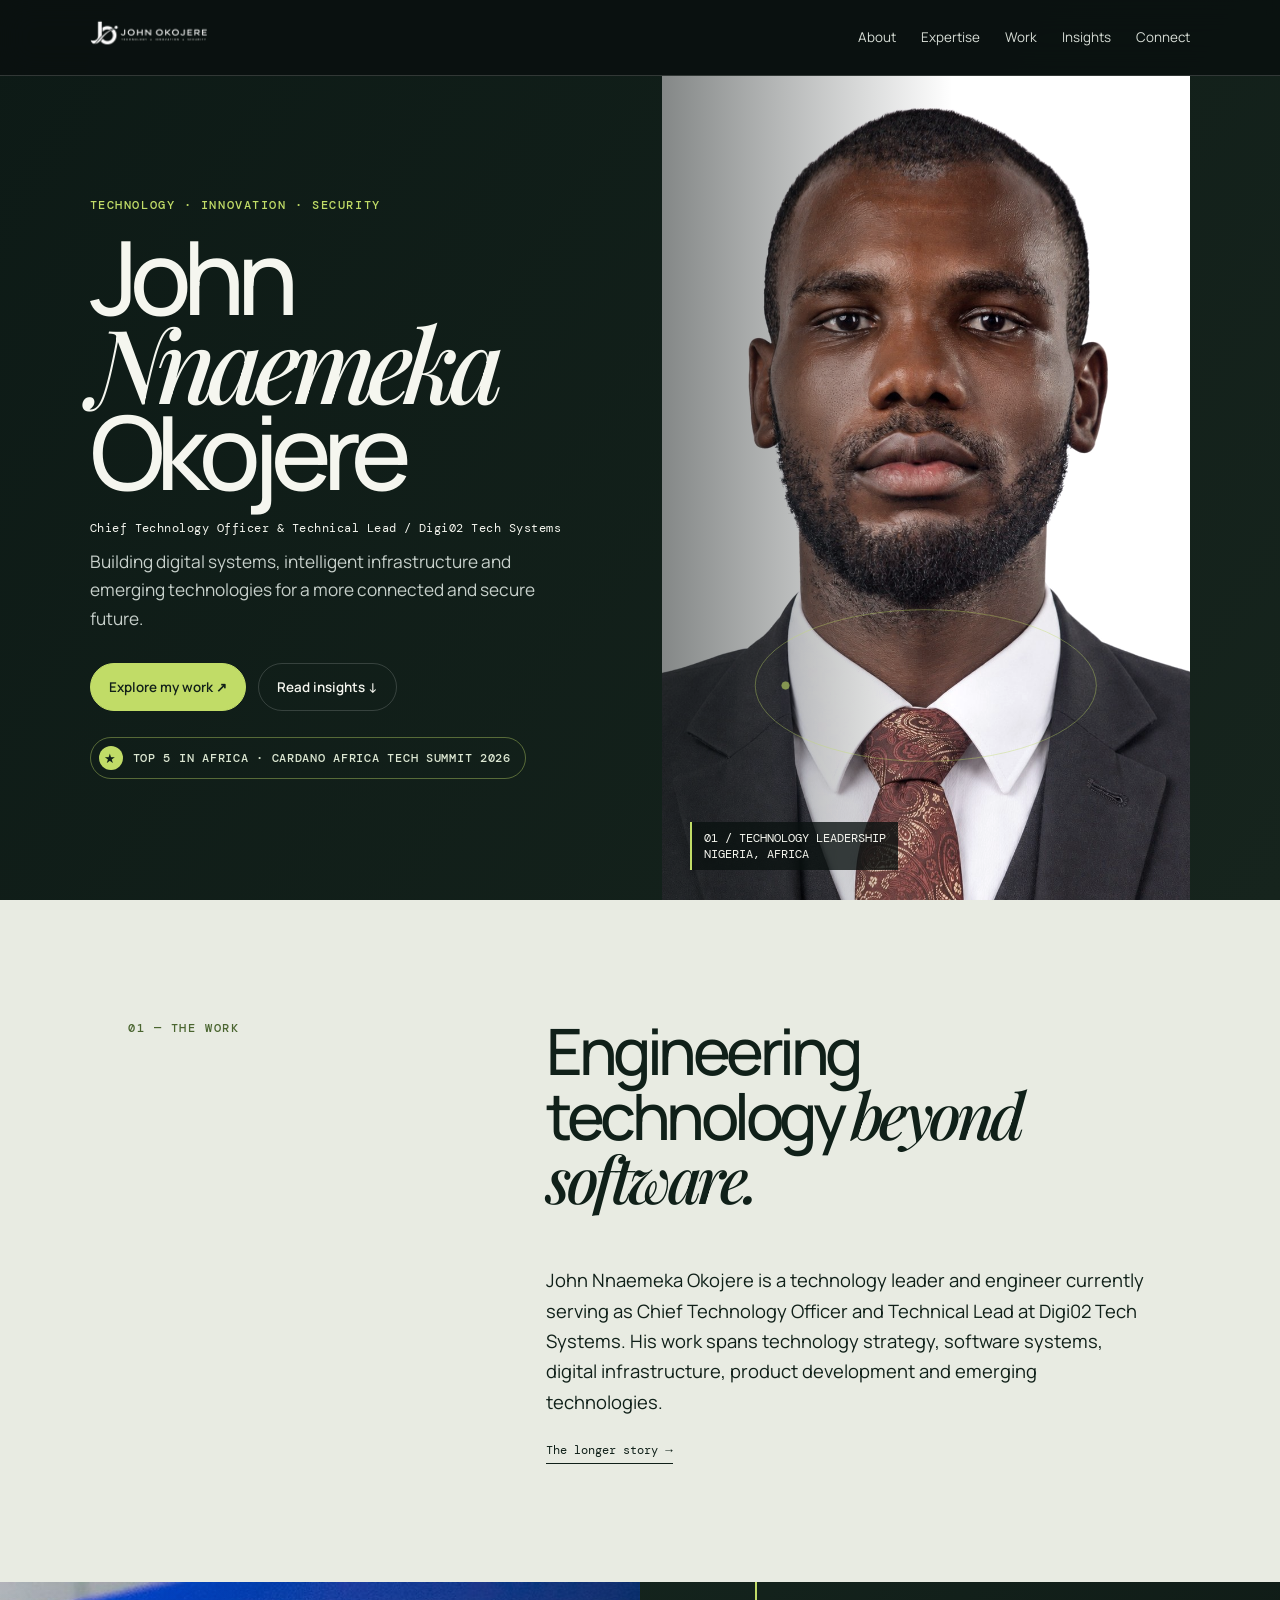
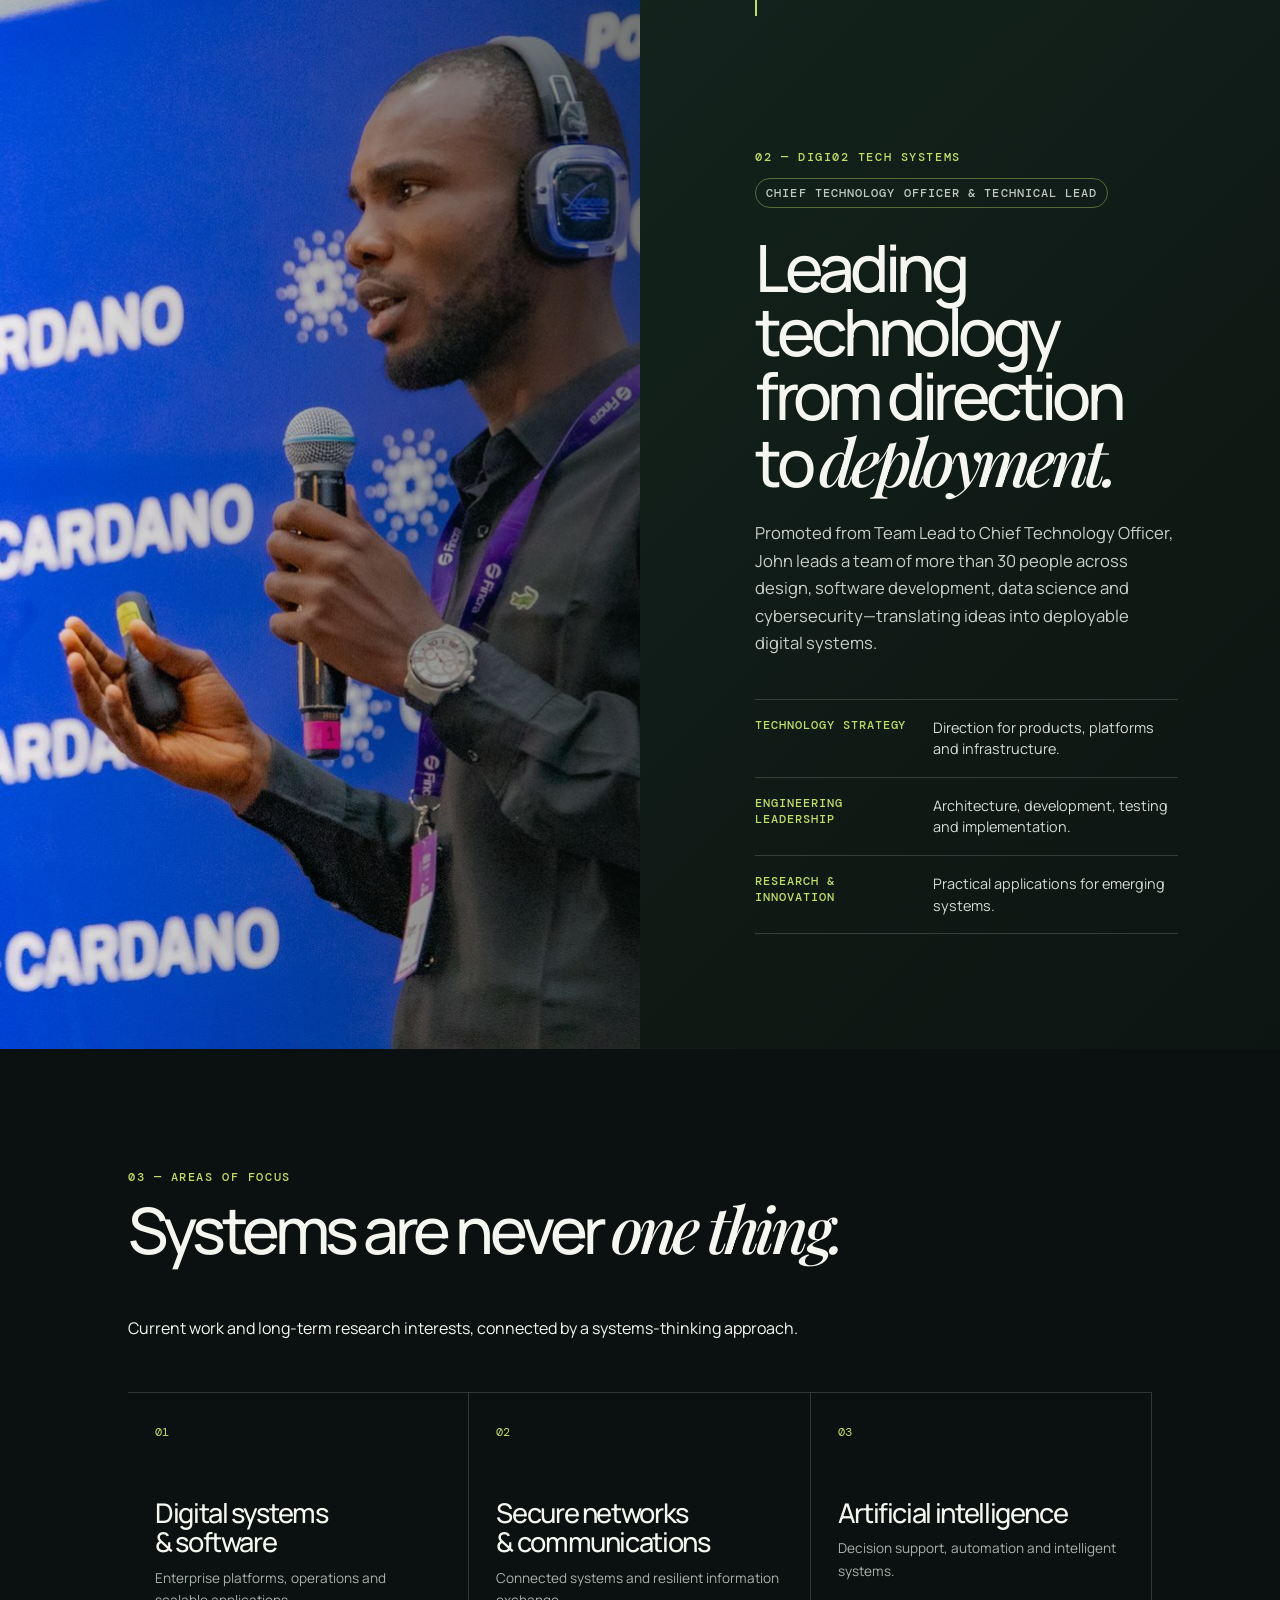
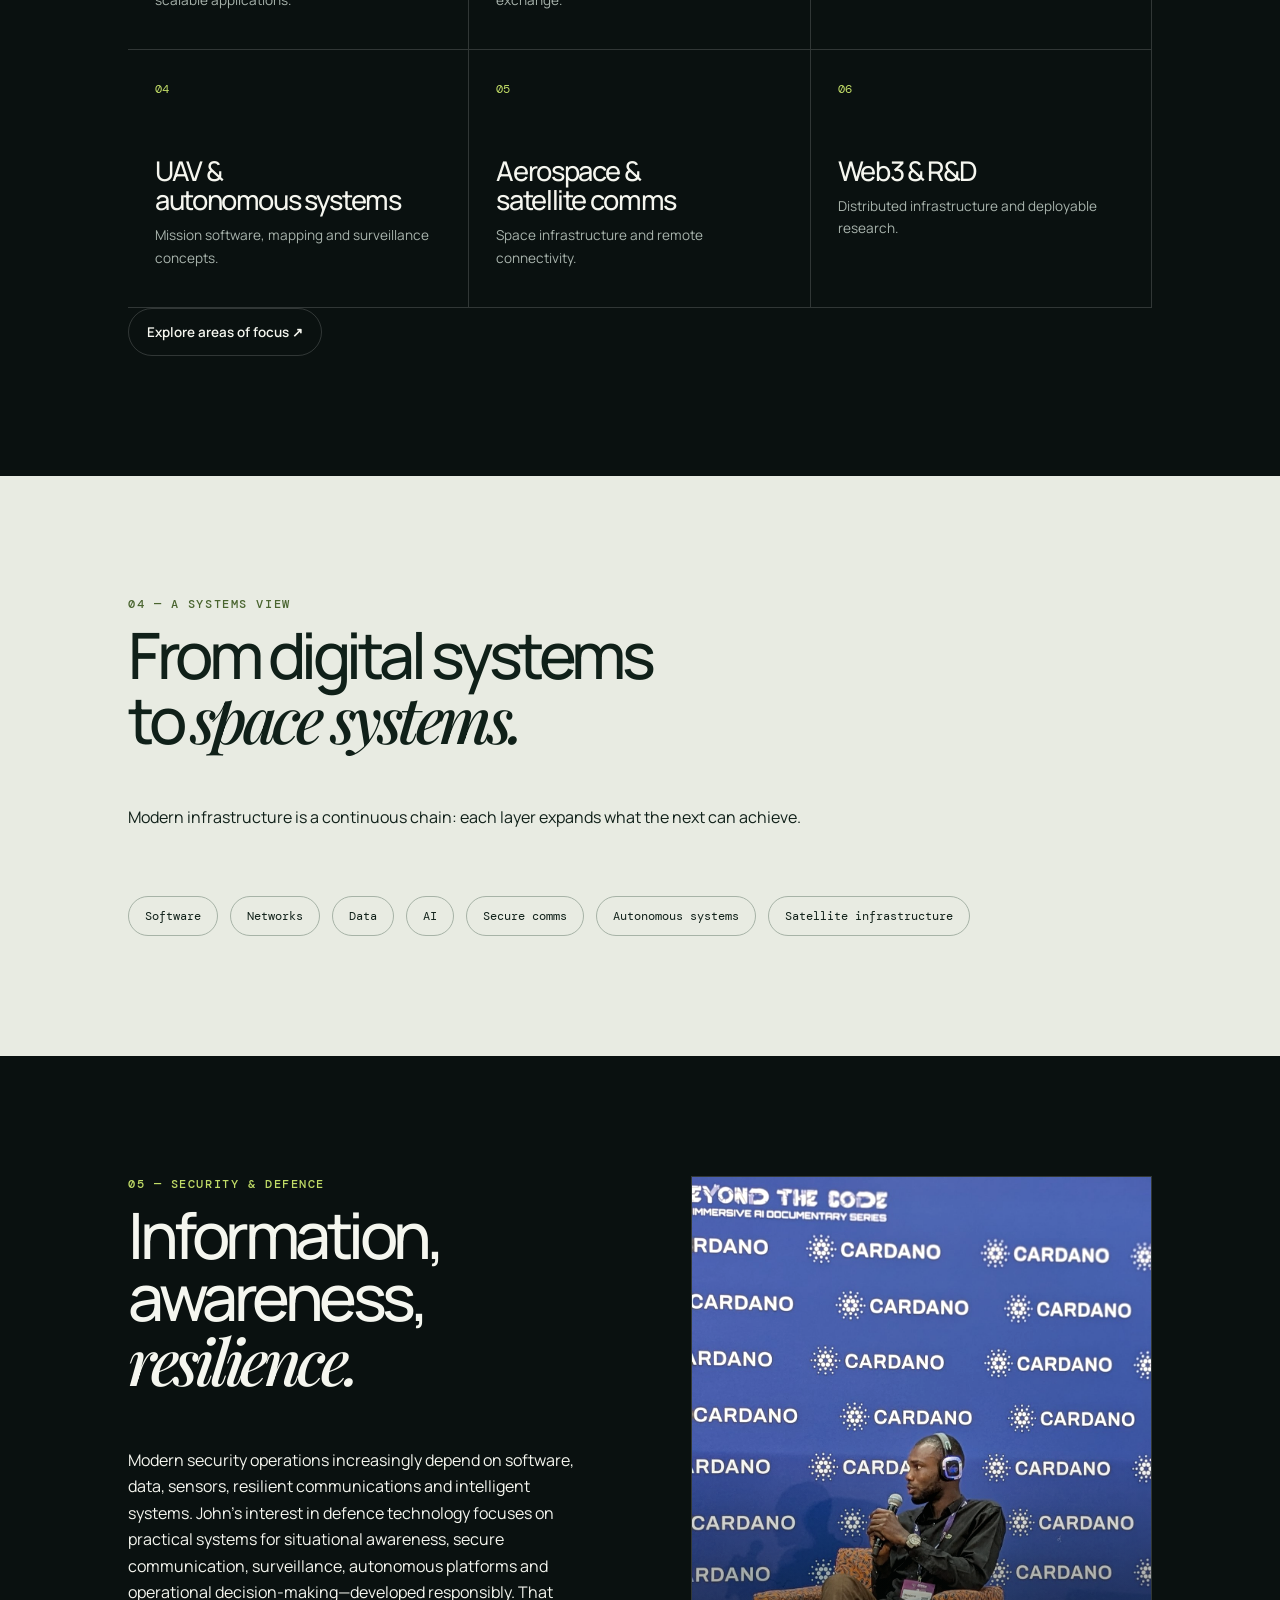
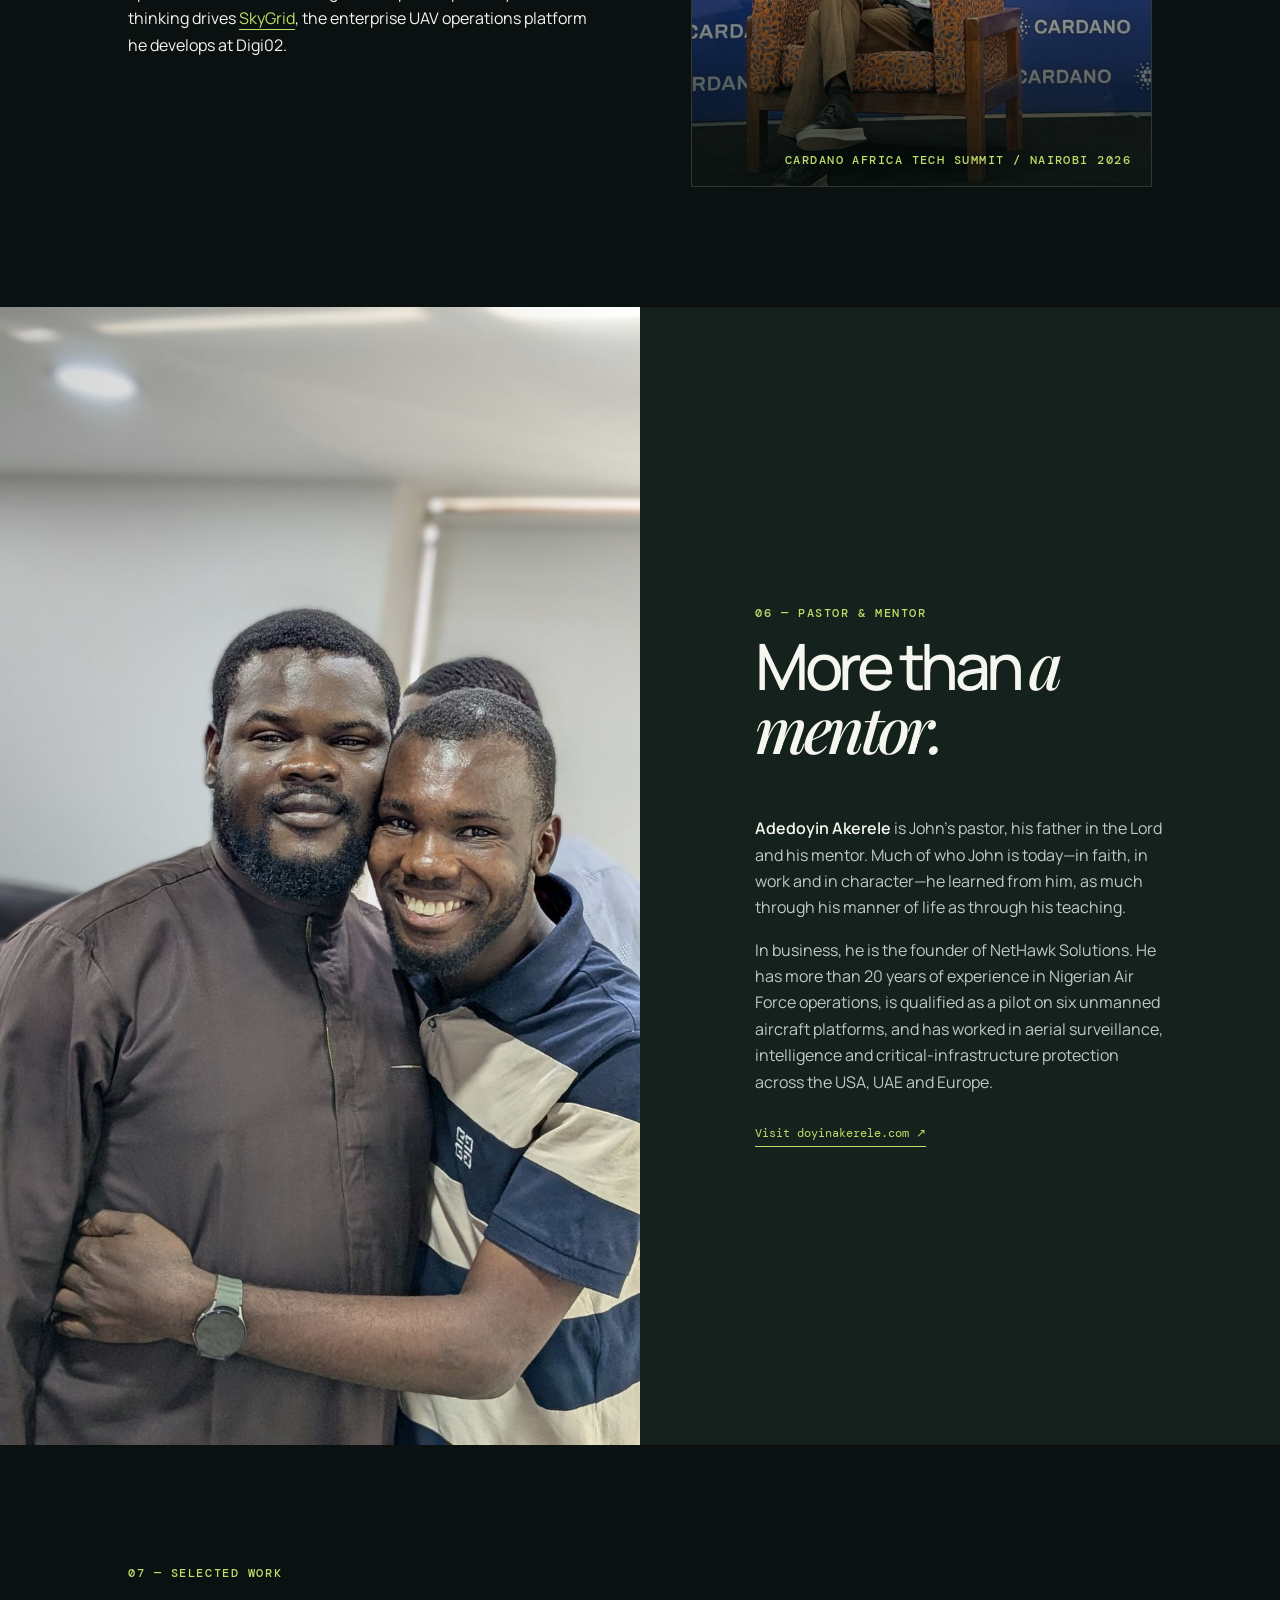
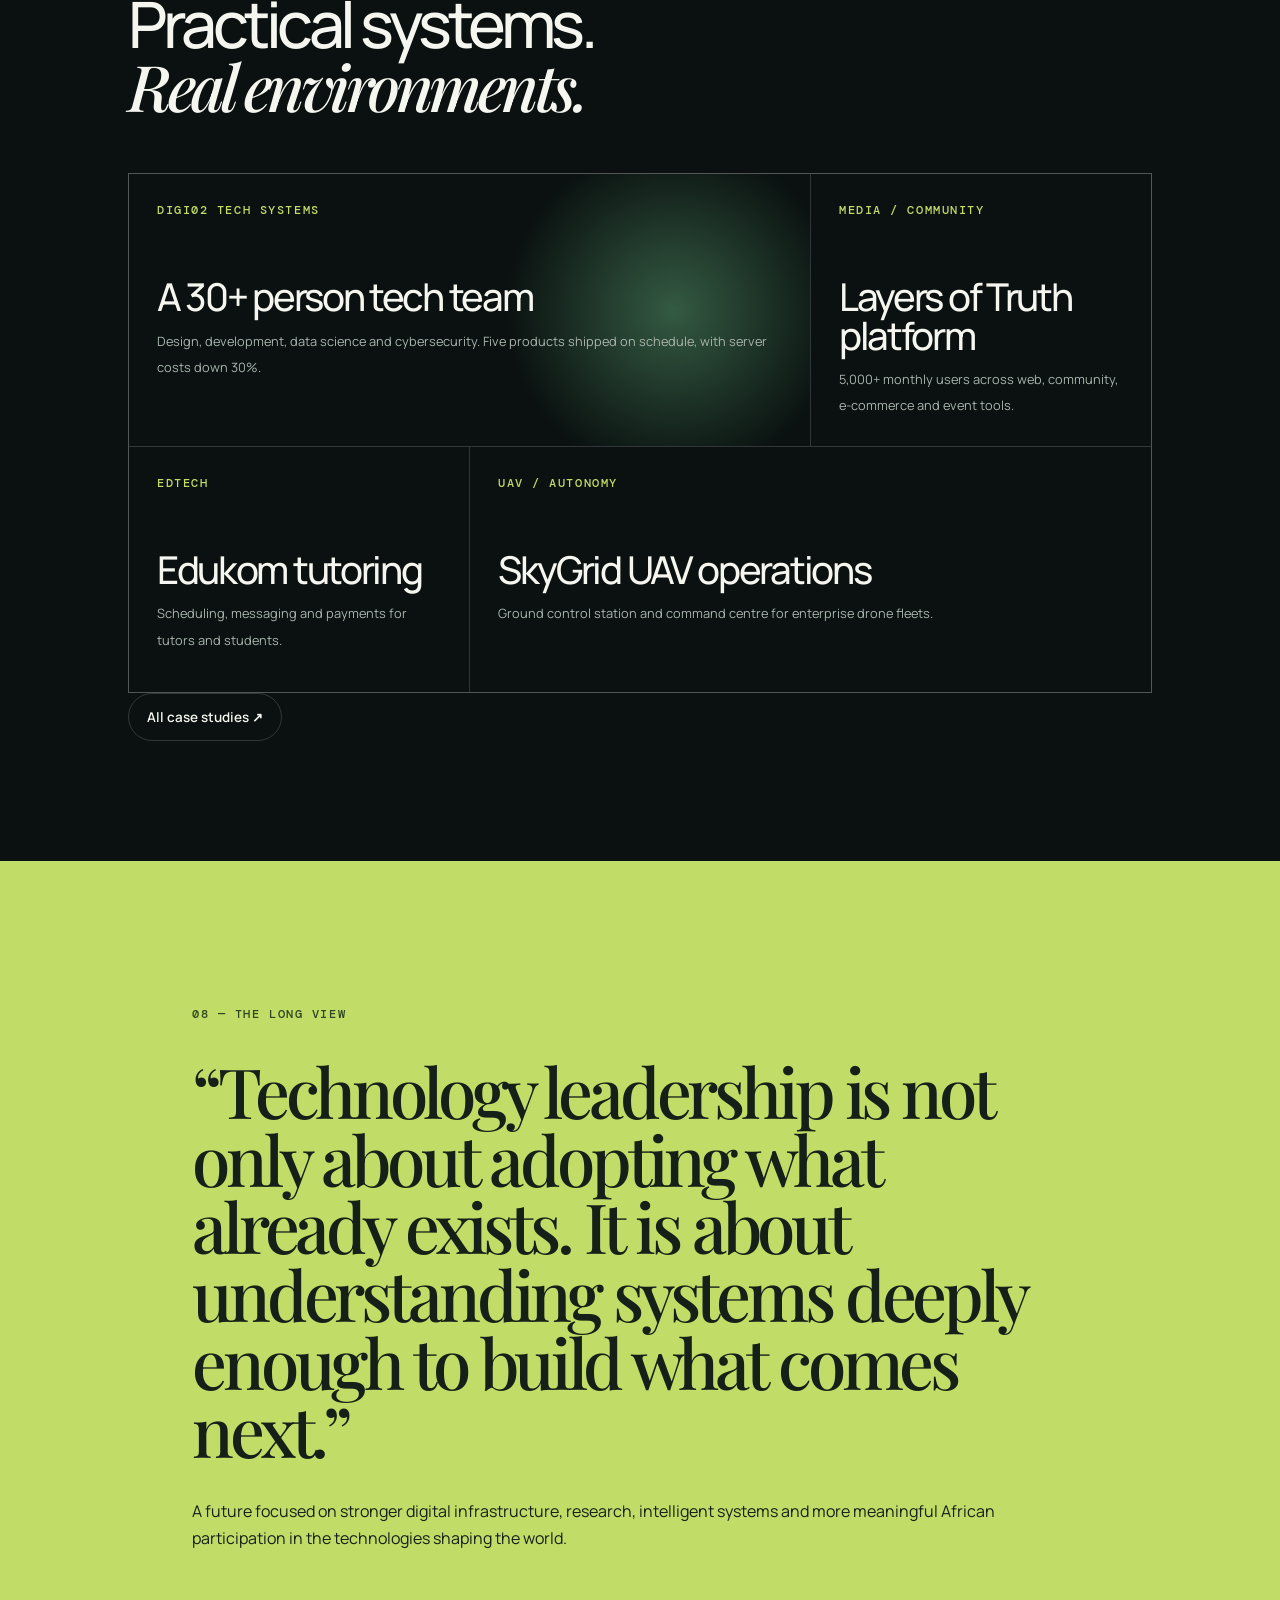
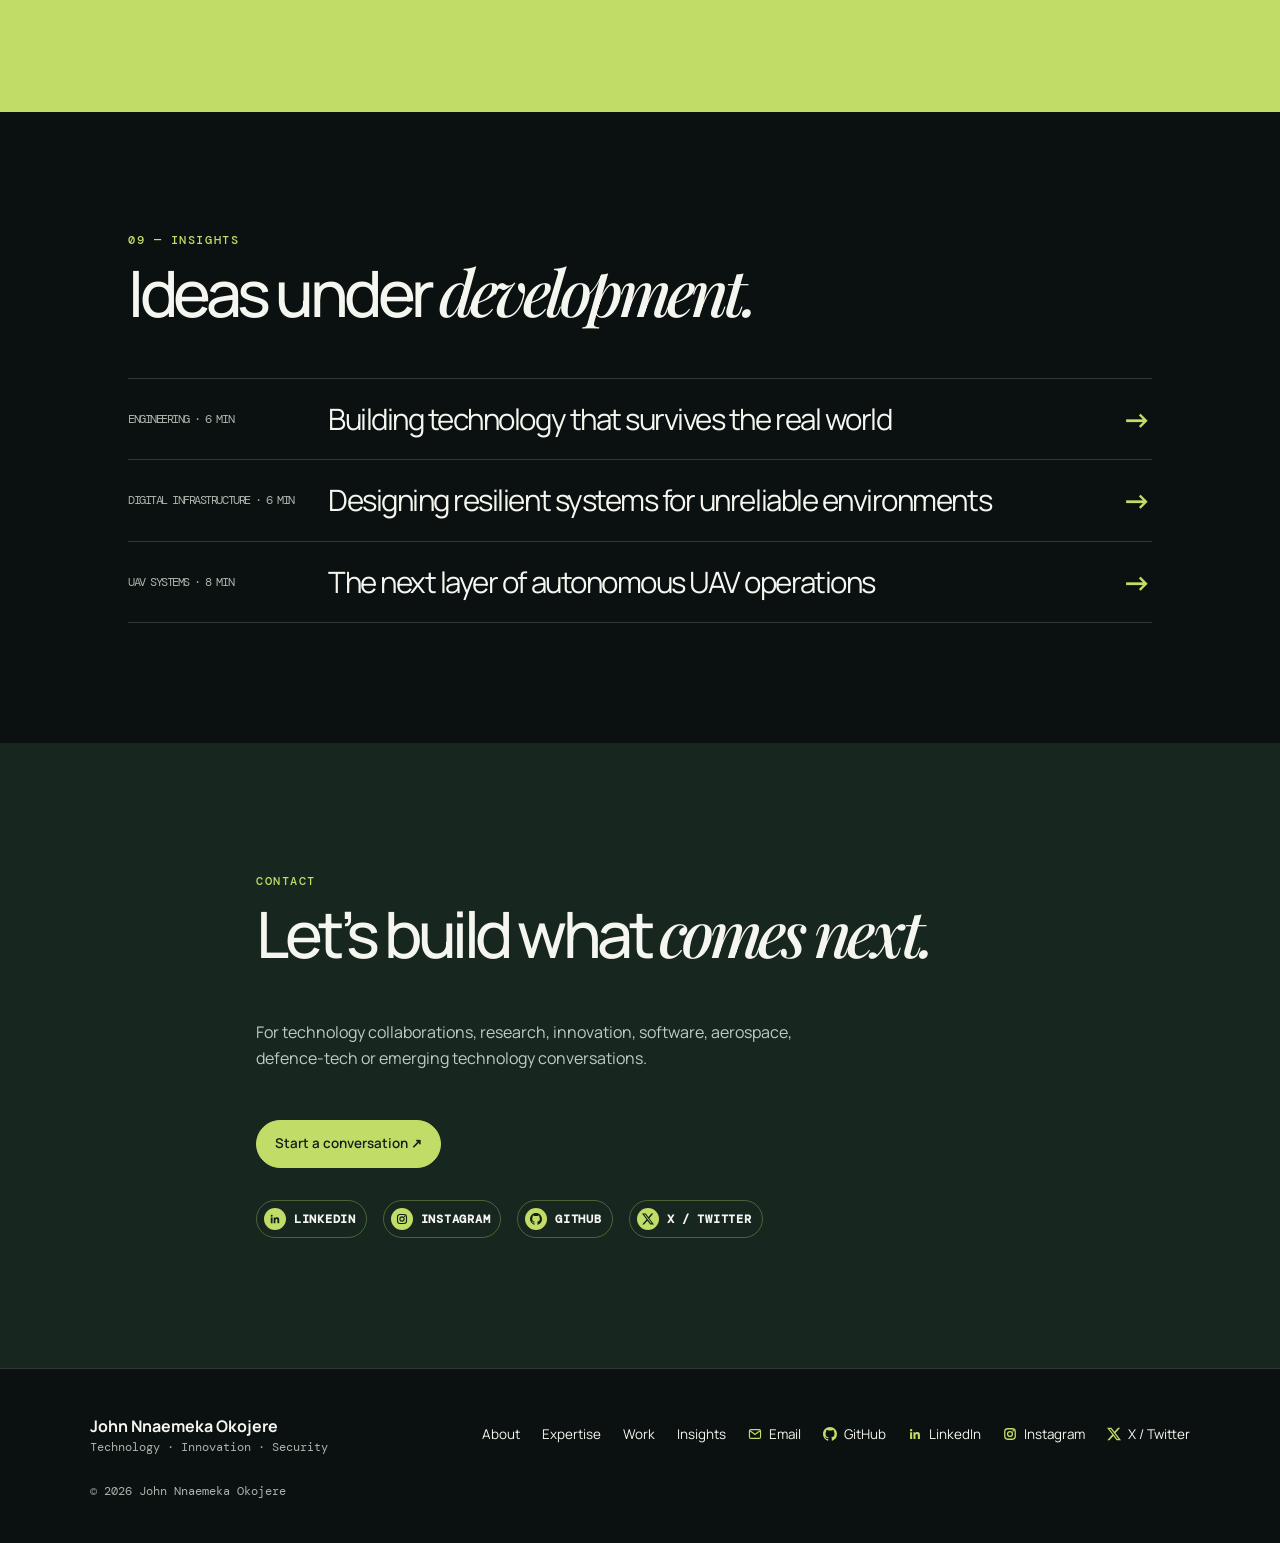
<file: index.html>
<!doctype html>
<html lang="en">
<head>
<meta charset="utf-8">
<meta name="viewport" content="width=device-width,initial-scale=1">
<meta name="description" content="John Nnaemeka Okojere — Chief Technology Officer and Technical Lead at Digi02 Tech Systems. Technology, innovation and security.">
<meta property="og:title" content="John Nnaemeka Okojere | Technology, Innovation & Security">
<meta property="og:description" content="Chief Technology Officer and Technical Lead at Digi02 Tech Systems."><meta property="og:url" content="https://nnaokojere.space/"><meta property="og:type" content="website"><meta name="twitter:card" content="summary_large_image">
<meta property="og:image" content="https://nnaokojere.space/assets/optimized/og.jpg">
<link rel="canonical" href="https://nnaokojere.space/">
<title>John Nnaemeka Okojere | Technology, Innovation & Security</title><link rel="icon" href="favicon.ico" sizes="48x48"><link rel="icon" type="image/png" href="favicon.png" sizes="64x64"><link rel="icon" type="image/png" href="favicon-512.png" sizes="512x512"><link rel="apple-touch-icon" href="apple-touch-icon.png"><meta name="theme-color" content="#0a1110">
<link rel="preconnect" href="https://fonts.googleapis.com"><link rel="preconnect" href="https://fonts.gstatic.com" crossorigin>
<link href="https://fonts.googleapis.com/css2?family=DM+Mono&family=Manrope:wght@400;500;600;700&family=Playfair+Display:ital,wght@0,500;1,500&display=swap" rel="stylesheet">
<link rel="stylesheet" href="styles.css">
<script type="application/ld+json">{"@context": "https://schema.org", "@type": "Person", "@id": "https://nnaokojere.space/#person", "name": "John Nnaemeka Okojere", "givenName": "John", "additionalName": "Nnaemeka", "familyName": "Okojere", "alternateName": "John Okojere", "url": "https://nnaokojere.space/", "image": "https://nnaokojere.space/assets/optimized/about-portrait.jpg", "description": "Software engineer and technology leader based in Kaduna, Nigeria; Chief Technology Officer & Technical Lead at Digi02 Tech Systems and Head of Software Solutions at NetHawk Solutions.", "jobTitle": ["Chief Technology Officer & Technical Lead", "Head of Software Solutions"], "worksFor": [{"@type": "Organization", "name": "Digi02 Tech Systems"}, {"@type": "Organization", "name": "NetHawk Solutions"}], "homeLocation": {"@type": "Place", "name": "Kaduna, Nigeria"}, "alumniOf": {"@type": "CollegeOrUniversity", "name": "Air Force Institute of Technology, Kaduna"}, "hasCredential": [{"@type": "EducationalOccupationalCredential", "credentialCategory": "degree", "name": "Bachelor of Engineering, Information and Communication Engineering", "recognizedBy": {"@type": "CollegeOrUniversity", "name": "Air Force Institute of Technology, Kaduna"}, "dateCreated": "2024"}, {"@type": "EducationalOccupationalCredential", "name": "Fundamentals of Red Hat Enterprise Linux", "credentialCategory": "certificate", "recognizedBy": {"@type": "Organization", "name": "Red Hat"}, "dateCreated": "2025"}, {"@type": "EducationalOccupationalCredential", "name": "Django Web Framework", "credentialCategory": "certificate", "recognizedBy": {"@type": "Organization", "name": "Meta"}, "dateCreated": "2025"}, {"@type": "EducationalOccupationalCredential", "name": "Web3 and Blockchain Fundamentals", "credentialCategory": "certificate", "recognizedBy": {"@type": "Organization", "name": "INSEAD"}, "dateCreated": "2023"}, {"@type": "EducationalOccupationalCredential", "name": "Responsive Web Design", "credentialCategory": "certificate", "recognizedBy": {"@type": "Organization", "name": "freeCodeCamp"}, "dateCreated": "2022"}, {"@type": "EducationalOccupationalCredential", "name": "Legacy JavaScript Algorithms and Data Structures", "credentialCategory": "certificate", "recognizedBy": {"@type": "Organization", "name": "freeCodeCamp"}, "dateCreated": "2022"}], "knowsLanguage": ["English", "Yoruba", "Ika"], "knowsAbout": ["Software engineering", "Python", "Django", "React", "Technology strategy", "Artificial intelligence", "Secure communications", "Autonomous systems", "Satellite communications", "Web3", "Unmanned aerial vehicles"], "sameAs": ["https://www.linkedin.com/in/okojere/", "https://github.com/john-okojere", "https://x.com/JohnOkojere", "https://www.instagram.com/john_okojere"], "award": "Top 5 in Africa, Cardano Africa Tech Summit 2026, Nairobi"}</script>
</head>
<body>
<header class="nav">
<a class="brand" href="#top">JOHN <i>OKOJERE</i>
</a>
<button id="menuBtn" aria-expanded="false" aria-controls="menu">Menu +</button>
<nav id="menu">
<a href="about.html">About</a>
<a href="expertise.html">Expertise</a>
<a href="work.html">Work</a>
<a href="insights.html">Insights</a>
<a class="connect" href="#contact">Connect</a>
</nav>
</header>
<main id="top">
<section class="hero">
<div class="hero-copy">
<p class="kicker">Technology · Innovation · Security</p>
<h1>John <em>Nnaemeka</em>
<br>Okojere</h1>
<p class="role">Chief Technology Officer &amp; Technical Lead / <span class="nowrap">Digi02 Tech Systems</span></p>
<p>Building digital systems, intelligent infrastructure and emerging technologies for a more connected and secure future.</p>
<div class="actions">
<a class="button solid" href="work.html">Explore my work ↗</a>
<a class="button" href="insights.html">Read insights ↓</a>
</div>
<a class="award" href="about.html#recognition"><span aria-hidden="true">★</span>Top 5 in Africa · Cardano Africa Tech Summit 2026</a>
</div>
<div class="hero-photo hero-landscape">
<img src="assets/optimized/hero.jpg" alt="John Nnaemeka Okojere, studio portrait" fetchpriority="high">
<span>01 / TECHNOLOGY LEADERSHIP<br>NIGERIA, AFRICA</span>
<svg viewBox="0 0 600 600" aria-hidden="true">
<ellipse cx="300" cy="300" rx="270" ry="120"/>
<circle cx="78" cy="300" r="6"/>
</svg>
</div>
</section>
<section class="intro">
<p class="number">01 — THE WORK</p>
<div>
<h2>Engineering technology <em>beyond software.</em>
</h2>
<p>John Nnaemeka Okojere is a technology leader and engineer currently serving as Chief Technology Officer and Technical Lead at Digi02 Tech Systems. His work spans technology strategy, software systems, digital infrastructure, product development and emerging technologies.</p>
<a class="link" href="about.html">The longer story →</a>
</div>
</section>
<section class="story cto">
<figure>
<img src="assets/optimized/cto.jpg" alt="John Okojere in a professional technology environment" loading="lazy">
</figure>
<div class="cto-copy">
<p class="kicker">02 — Digi02 Tech Systems</p>
<p class="role-label">Chief Technology Officer &amp; Technical Lead</p>
<h2>Leading technology from direction to <em>deployment.</em>
</h2>
<p>Promoted from Team Lead to Chief Technology Officer, John leads a team of more than 30 people across design, software development, data science and cybersecurity—translating ideas into deployable digital systems.</p>
<dl>
<div>
<dt>Technology strategy</dt>
<dd>Direction for products, platforms and infrastructure.</dd>
</div>
<div>
<dt>Engineering leadership</dt>
<dd>Architecture, development, testing and implementation.</dd>
</div>
<div>
<dt>Research &amp; innovation</dt>
<dd>Practical applications for emerging systems.</dd>
</div>
</dl>
</div>
</section>
<section class="focus">
<p class="number">03 — AREAS OF FOCUS</p>
<h2>Systems are never <em>one thing.</em>
</h2>
<p class="deck">Current work and long-term research interests, connected by a systems-thinking approach.</p>
<div class="focus-grid">
<article>
<span>01</span>
<h3>Digital systems<br>&amp; software</h3>
<p>Enterprise platforms, operations and scalable applications.</p>
</article>
<article>
<span>02</span>
<h3>Secure networks<br>&amp; communications</h3>
<p>Connected systems and resilient information exchange.</p>
</article>
<article>
<span>03</span>
<h3>Artificial intelligence</h3>
<p>Decision support, automation and intelligent systems.</p>
</article>
<article>
<span>04</span>
<h3>UAV &amp;<br>autonomous systems</h3>
<p>Mission software, mapping and surveillance concepts.</p>
</article>
<article>
<span>05</span>
<h3>Aerospace &amp;<br>satellite comms</h3>
<p>Space infrastructure and remote connectivity.</p>
</article>
<article>
<span>06</span>
<h3>Web3 &amp; R&amp;D</h3>
<p>Distributed infrastructure and deployable research.</p>
</article>
</div>
<a class="button" href="expertise.html">Explore areas of focus ↗</a>
</section>
<section class="map">
<p class="number">04 — A SYSTEMS VIEW</p>
<h2>From digital systems<br>to <em>space systems.</em>
</h2>
<p>Modern infrastructure is a continuous chain: each layer expands what the next can achieve.</p>
<div class="chain">
<span>Software</span>
<span>Networks</span>
<span>Data</span>
<span>AI</span>
<span>Secure comms</span>
<span>Autonomous systems</span>
<span>Satellite infrastructure</span>
</div>
</section>
<section class="security">
<div>
<p class="kicker">05 — Security &amp; defence</p>
<h2>Information, awareness, <em>resilience.</em>
</h2>
<p>Modern security operations increasingly depend on software, data, sensors, resilient communications and intelligent systems. John’s interest in defence technology focuses on practical systems for situational awareness, secure communication, surveillance, autonomous platforms and operational decision-making—developed responsibly. That thinking drives <a class="inline-link" href="work.html#skygrid">SkyGrid</a>, the enterprise UAV operations platform he develops at Digi02.</p>
</div>
<figure class="security-photo">
<img src="assets/optimized/security.jpg" alt="John Okojere speaking on stage at the Cardano Africa Tech Summit in Nairobi" loading="lazy">
<figcaption>CARDANO AFRICA TECH SUMMIT / NAIROBI 2026</figcaption>
</figure>
</section>
<section class="story mentor" id="mentor">
<figure>
<img src="assets/optimized/mentor.jpg" alt="John Okojere with his pastor and mentor Adedoyin Akerele" loading="lazy">
</figure>
<div>
<p class="kicker">06 — Pastor &amp; mentor</p>
<h2>More than <em>a mentor.</em></h2>
<p><strong>Adedoyin Akerele</strong> is John’s pastor, his father in the Lord and his mentor. Much of who John is today—in faith, in work and in character—he learned from him, as much through his manner of life as through his teaching.</p>
<p>In business, he is the founder of NetHawk Solutions. He has more than 20 years of experience in Nigerian Air Force operations, is qualified as a pilot on six unmanned aircraft platforms, and has worked in aerial surveillance, intelligence and critical-infrastructure protection across the USA, UAE and Europe.</p>
<a class="link" href="https://doyinakerele.com" target="_blank" rel="noopener noreferrer">Visit doyinakerele.com ↗</a>
</div>
</section>
<section class="work">
<p class="number">07 — SELECTED WORK</p>
<h2>Practical systems.<br>
<em>Real environments.</em>
</h2>
<div class="work-grid">
<a class="wide" href="work.html#digi02">
<p>DIGI02 TECH SYSTEMS</p>
<h3>A 30+ person tech team</h3>
<span>Design, development, data science and cybersecurity. Five products shipped on schedule, with server costs down 30%.</span>
</a>
<a href="work.html#layers-of-truth">
<p>MEDIA / COMMUNITY</p>
<h3>Layers of Truth platform</h3>
<span>5,000+ monthly users across web, community, e-commerce and event tools.</span>
</a>
<a href="work.html#edukom">
<p>EDTECH</p>
<h3>Edukom tutoring</h3>
<span>Scheduling, messaging and payments for tutors and students.</span>
</a>
<a href="work.html#skygrid">
<p>UAV / AUTONOMY</p>
<h3>SkyGrid UAV operations</h3>
<span>Ground control station and command centre for enterprise drone fleets.</span>
</a>
</div>
<a class="button" href="work.html">All case studies ↗</a>
</section>
<section class="vision">
<p class="number">08 — THE LONG VIEW</p>
<blockquote>“Technology leadership is not only about adopting what already exists. It is about understanding systems deeply enough to build what comes next.”</blockquote>
<p>A future focused on stronger digital infrastructure, research, intelligent systems and more meaningful African participation in the technologies shaping the world.</p>
</section>
<section class="insights">
<p class="number">09 — INSIGHTS</p>
<h2>Ideas under <em>development.</em>
</h2>
<div>
<a href="articles/building-technology-that-survives-the-real-world.html">
<small>ENGINEERING · 6 MIN</small>Building technology that survives the real world <b>→</b>
</a>
<a href="articles/designing-resilient-systems.html">
<small>DIGITAL INFRASTRUCTURE · 6 MIN</small>Designing resilient systems for unreliable environments <b>→</b>
</a>
<a href="articles/autonomous-uav-operations.html">
<small>UAV SYSTEMS · 8 MIN</small>The next layer of autonomous UAV operations <b>→</b>
</a>
</div>
</section>
<section class="contact" id="contact">
<p class="kicker">Contact</p>
<h2>Let’s build what <em>comes next.</em>
</h2>
<p>For technology collaborations, research, innovation, software, aerospace, defence-tech or emerging technology conversations.</p>
<div class="actions">
<a class="button solid" href="mailto:nnaokojere@gmail.com">Start a conversation ↗</a>
</div>
<nav class="social-links" aria-label="John Okojere on social media">
<a class="social-link" href="https://www.linkedin.com/in/okojere/" target="_blank" rel="noopener noreferrer"><span class="social-icon"><svg viewBox="0 0 24 24" aria-hidden="true" focusable="false"><path fill="currentColor" d="M20.447 20.452h-3.554v-5.569c0-1.328-.027-3.037-1.852-3.037-1.853 0-2.136 1.445-2.136 2.939v5.667H9.351V9h3.414v1.561h.046c.477-.9 1.637-1.85 3.37-1.85 3.601 0 4.267 2.37 4.267 5.455v6.286zM5.337 7.433a2.062 2.062 0 1 1 0-4.125 2.062 2.062 0 0 1 0 4.125zm1.782 13.019H3.555V9h3.564v11.452z"/></svg></span>LinkedIn</a>
<a class="social-link" href="https://www.instagram.com/john_okojere" target="_blank" rel="noopener noreferrer"><span class="social-icon"><svg viewBox="0 0 24 24" aria-hidden="true" focusable="false"><g fill="none" stroke="currentColor" stroke-width="2.2"><rect x="3" y="3" width="18" height="18" rx="5"/><circle cx="12" cy="12" r="4.2"/></g><circle cx="17.4" cy="6.6" r="1.4" fill="currentColor"/></svg></span>Instagram</a>
<a class="social-link" href="https://github.com/john-okojere" target="_blank" rel="noopener noreferrer"><span class="social-icon"><svg viewBox="0 0 24 24" aria-hidden="true" focusable="false"><path fill="currentColor" transform="scale(1.5)" d="M8 0C3.58 0 0 3.58 0 8c0 3.54 2.29 6.53 5.47 7.59.4.07.55-.17.55-.38 0-.19-.01-.82-.01-1.49-2.01.37-2.53-.49-2.69-.94-.09-.23-.48-.94-.82-1.13-.28-.15-.68-.52-.01-.53.63-.01 1.08.58 1.23.82.72 1.21 1.87.87 2.33.66.07-.52.28-.87.51-1.07-1.78-.2-3.64-.89-3.64-3.95 0-.87.31-1.59.82-2.15-.08-.2-.36-1.02.08-2.12 0 0 .67-.21 2.2.82.64-.18 1.32-.27 2-.27.68 0 1.36.09 2 .27 1.53-1.04 2.2-.82 2.2-.82.44 1.1.16 1.92.08 2.12.51.56.82 1.27.82 2.15 0 3.07-1.87 3.75-3.65 3.95.29.25.54.73.54 1.48 0 1.07-.01 1.93-.01 2.2 0 .21.15.46.55.38A8.013 8.013 0 0 0 16 8c0-4.42-3.58-8-8-8z"/></svg></span>GitHub</a>
<a class="social-link" href="https://x.com/JohnOkojere" target="_blank" rel="noopener noreferrer"><span class="social-icon"><svg viewBox="0 0 24 24" aria-hidden="true" focusable="false"><path fill="currentColor" d="M18.901 1.153h3.68l-8.04 9.19L24 22.846h-7.406l-5.8-7.584-6.638 7.584H.474l8.6-9.83L0 1.154h7.594l5.243 6.932ZM17.61 20.644h2.039L6.486 3.24H4.298Z"/></svg></span>X / Twitter</a>
</nav>
</section>
</main>
<footer><div><strong>John Nnaemeka Okojere</strong><span>Technology · Innovation · Security</span></div><nav aria-label="Footer"><a href="about.html">About</a><a href="expertise.html">Expertise</a><a href="work.html">Work</a><a href="insights.html">Insights</a><a href="mailto:nnaokojere@gmail.com"><svg viewBox="0 0 24 24" aria-hidden="true" focusable="false"><g fill="none" stroke="currentColor" stroke-width="2"><rect x="2.5" y="4.5" width="19" height="15" rx="2.5"/><path d="m3.5 6.5 8.5 6.5 8.5-6.5"/></g></svg>Email</a><a href="https://github.com/john-okojere" target="_blank" rel="noopener noreferrer"><svg viewBox="0 0 24 24" aria-hidden="true" focusable="false"><path fill="currentColor" transform="scale(1.5)" d="M8 0C3.58 0 0 3.58 0 8c0 3.54 2.29 6.53 5.47 7.59.4.07.55-.17.55-.38 0-.19-.01-.82-.01-1.49-2.01.37-2.53-.49-2.69-.94-.09-.23-.48-.94-.82-1.13-.28-.15-.68-.52-.01-.53.63-.01 1.08.58 1.23.82.72 1.21 1.87.87 2.33.66.07-.52.28-.87.51-1.07-1.78-.2-3.64-.89-3.64-3.95 0-.87.31-1.59.82-2.15-.08-.2-.36-1.02.08-2.12 0 0 .67-.21 2.2.82.64-.18 1.32-.27 2-.27.68 0 1.36.09 2 .27 1.53-1.04 2.2-.82 2.2-.82.44 1.1.16 1.92.08 2.12.51.56.82 1.27.82 2.15 0 3.07-1.87 3.75-3.65 3.95.29.25.54.73.54 1.48 0 1.07-.01 1.93-.01 2.2 0 .21.15.46.55.38A8.013 8.013 0 0 0 16 8c0-4.42-3.58-8-8-8z"/></svg>GitHub</a><a href="https://www.linkedin.com/in/okojere/" target="_blank" rel="noopener noreferrer"><svg viewBox="0 0 24 24" aria-hidden="true" focusable="false"><path fill="currentColor" d="M20.447 20.452h-3.554v-5.569c0-1.328-.027-3.037-1.852-3.037-1.853 0-2.136 1.445-2.136 2.939v5.667H9.351V9h3.414v1.561h.046c.477-.9 1.637-1.85 3.37-1.85 3.601 0 4.267 2.37 4.267 5.455v6.286zM5.337 7.433a2.062 2.062 0 1 1 0-4.125 2.062 2.062 0 0 1 0 4.125zm1.782 13.019H3.555V9h3.564v11.452z"/></svg>LinkedIn</a><a href="https://www.instagram.com/john_okojere" target="_blank" rel="noopener noreferrer"><svg viewBox="0 0 24 24" aria-hidden="true" focusable="false"><g fill="none" stroke="currentColor" stroke-width="2.2"><rect x="3" y="3" width="18" height="18" rx="5"/><circle cx="12" cy="12" r="4.2"/></g><circle cx="17.4" cy="6.6" r="1.4" fill="currentColor"/></svg>Instagram</a><a href="https://x.com/JohnOkojere" target="_blank" rel="noopener noreferrer"><svg viewBox="0 0 24 24" aria-hidden="true" focusable="false"><path fill="currentColor" d="M18.901 1.153h3.68l-8.04 9.19L24 22.846h-7.406l-5.8-7.584-6.638 7.584H.474l8.6-9.83L0 1.154h7.594l5.243 6.932ZM17.61 20.644h2.039L6.486 3.24H4.298Z"/></svg>X / Twitter</a></nav><small>© <span id="year"></span> John Nnaemeka Okojere</small></footer>
<script src="script.js">
</script>
</body>
</html>
</file>
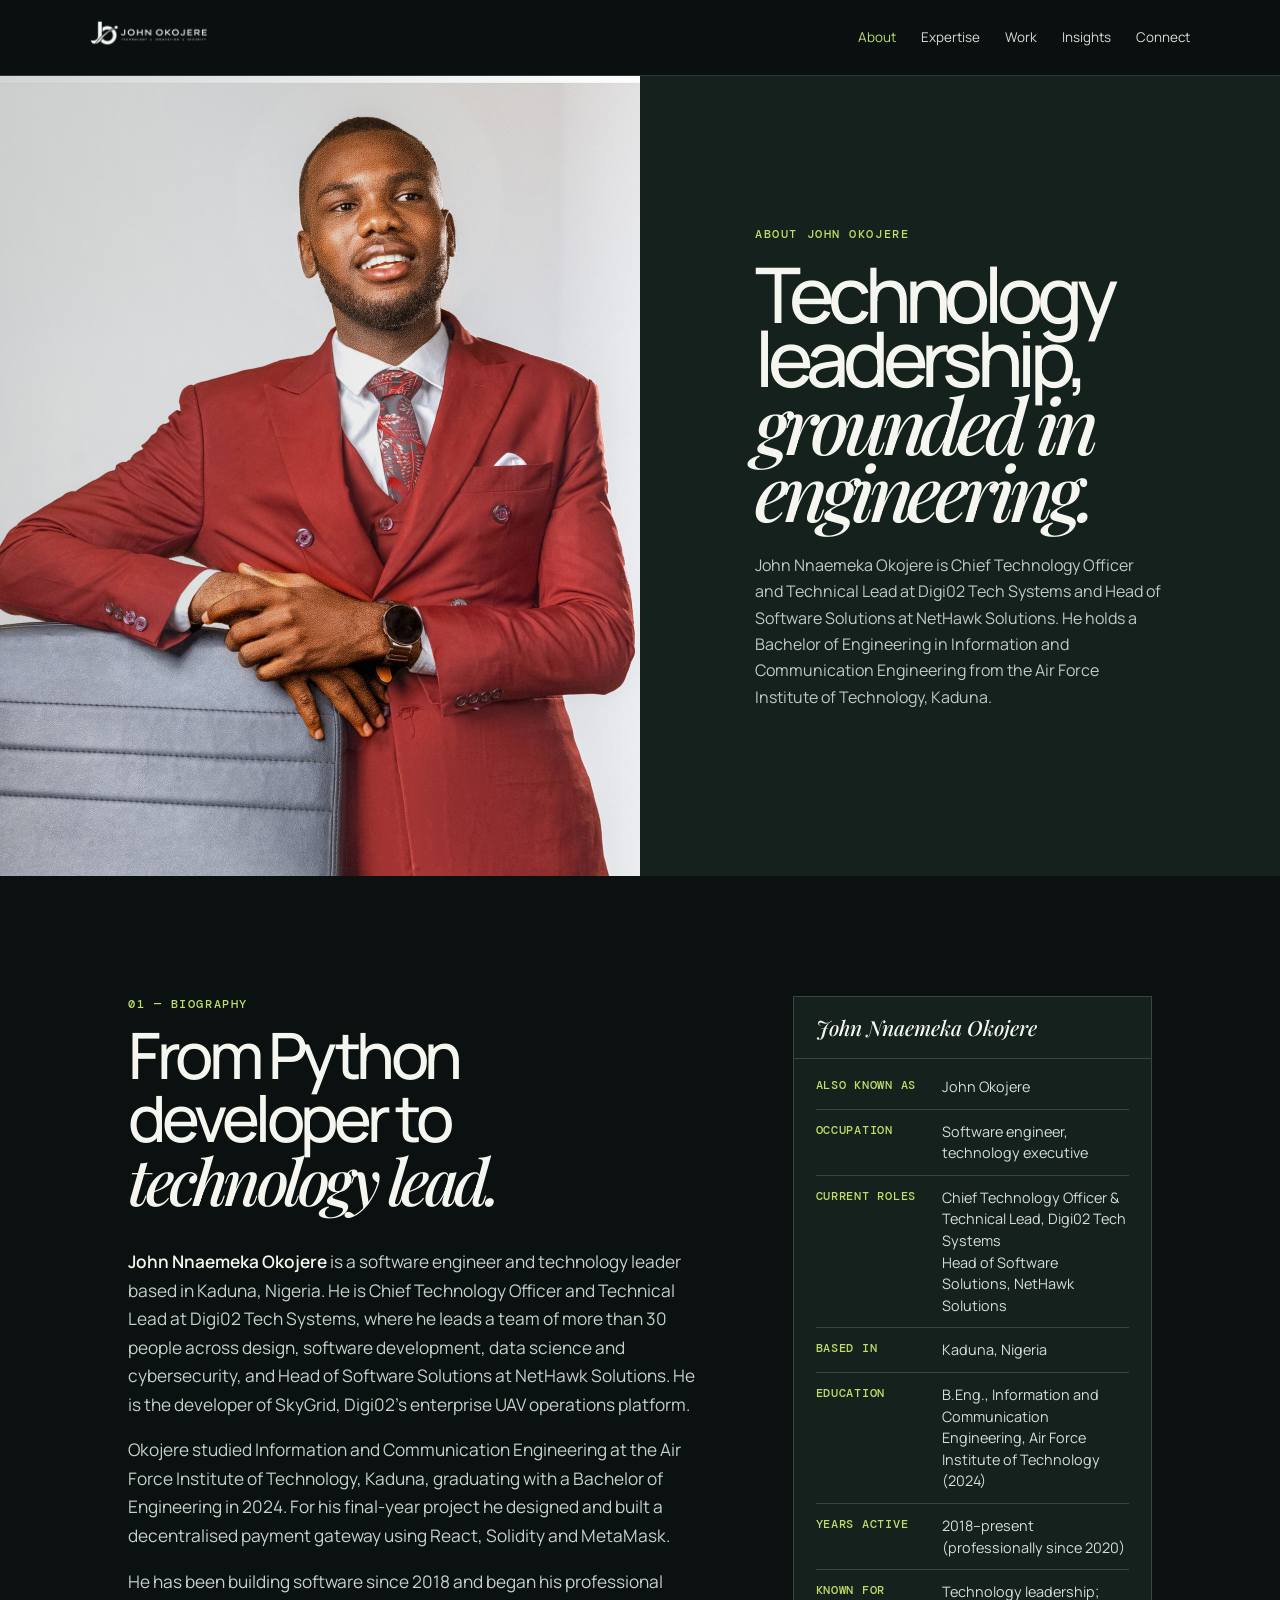
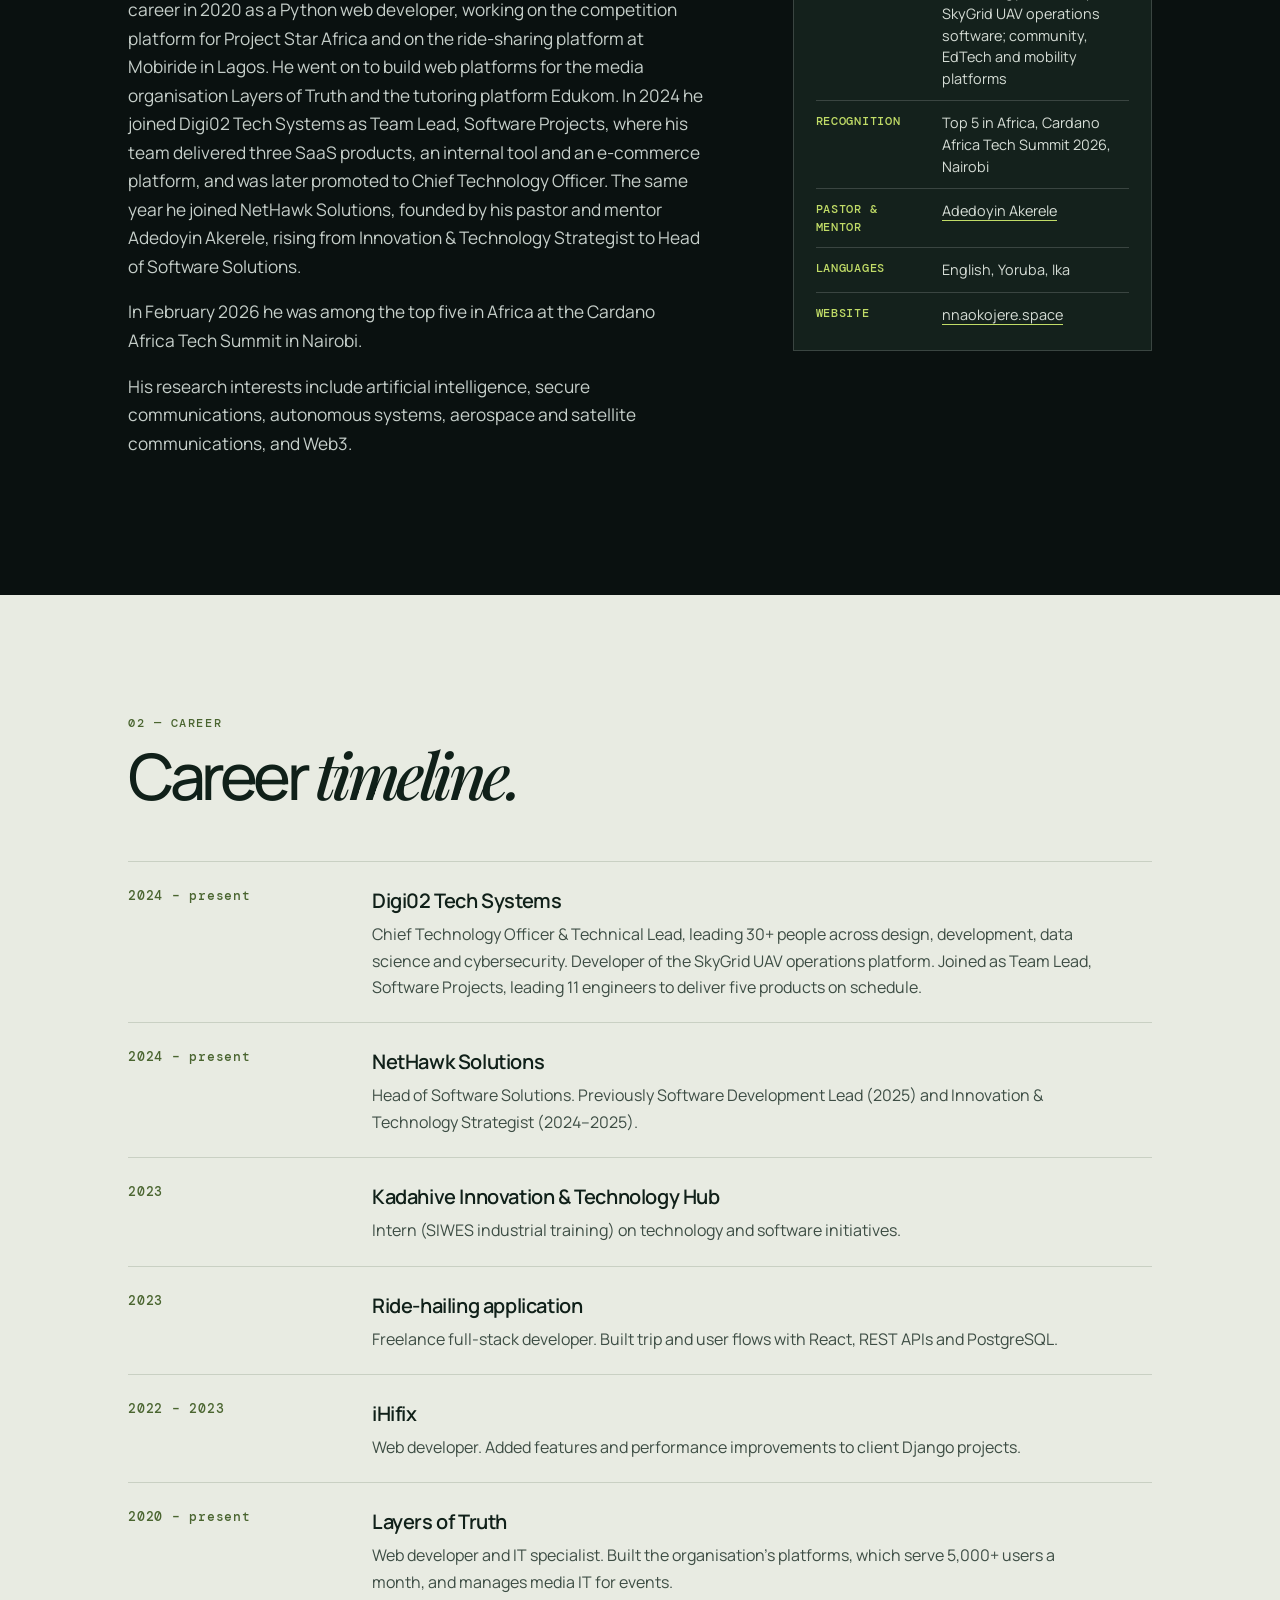
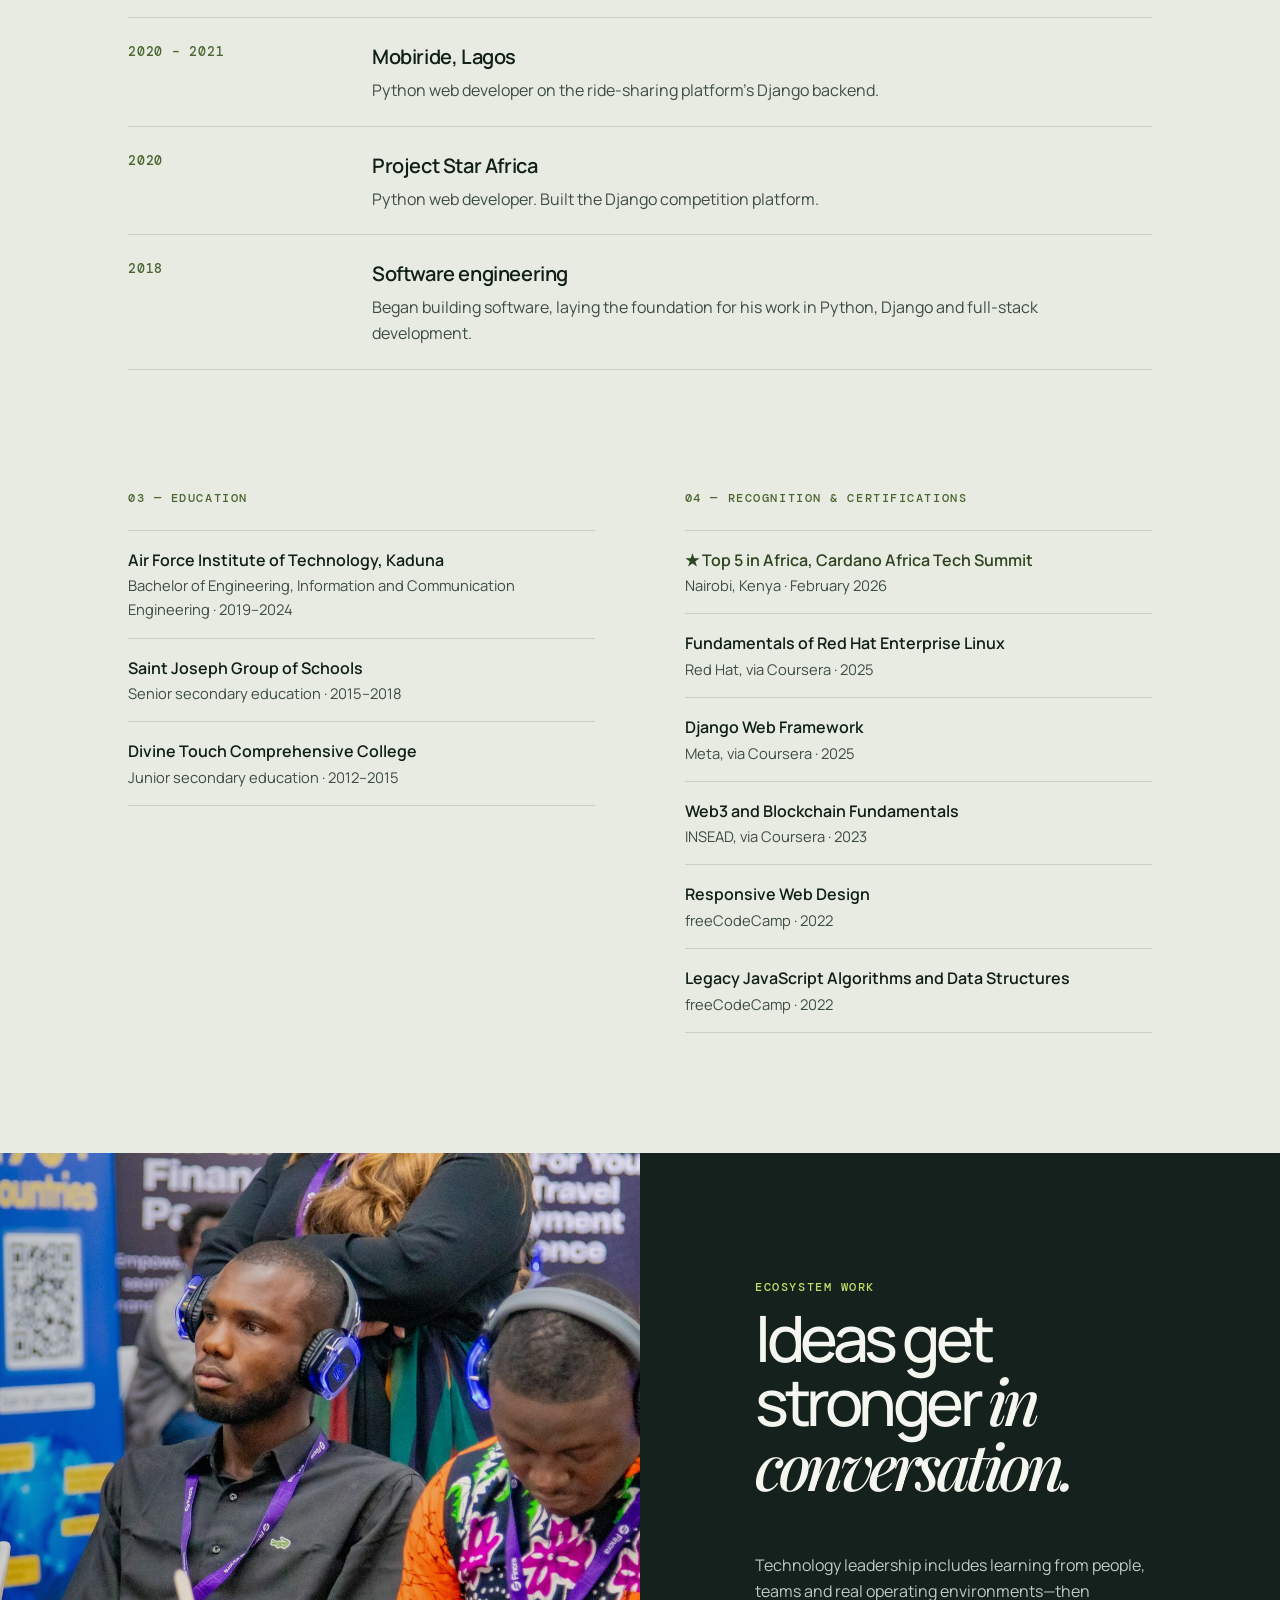
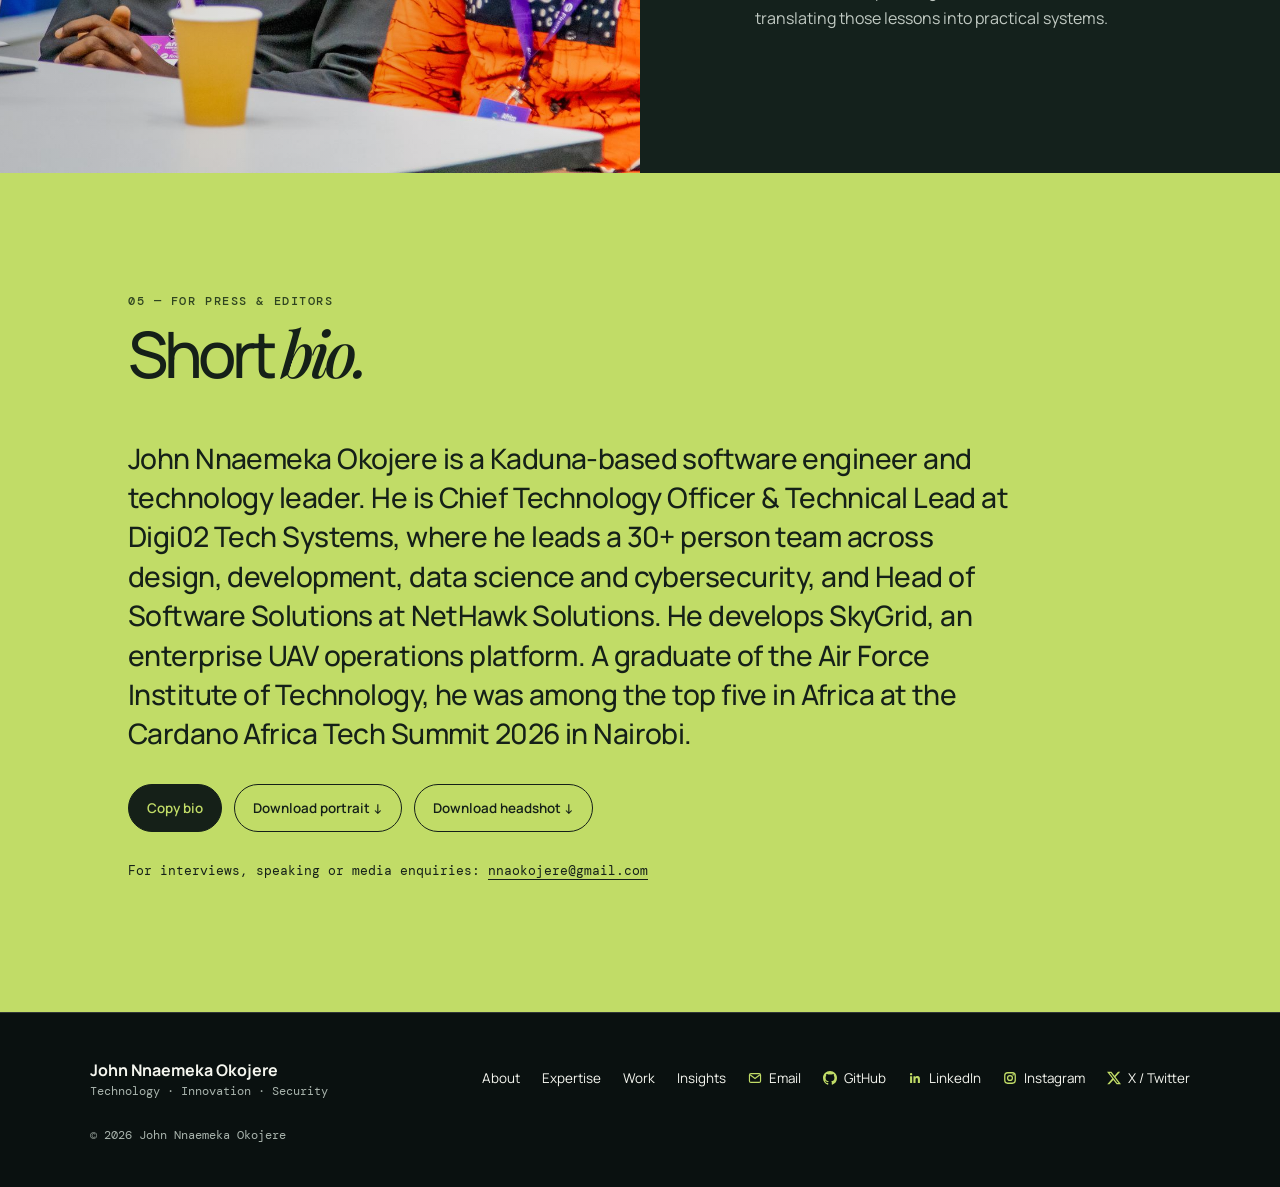
<file: about.html>
<!doctype html><html lang="en"><head><meta charset="utf-8"><meta name="viewport" content="width=device-width,initial-scale=1"><meta name="description" content="Biography, career timeline, education and certifications of John Nnaemeka Okojere, Chief Technology Officer & Technical Lead at Digi02 Tech Systems."><title>About | John Nnaemeka Okojere</title><link rel="icon" href="favicon.ico" sizes="48x48"><link rel="icon" type="image/png" href="favicon.png" sizes="64x64"><link rel="icon" type="image/png" href="favicon-512.png" sizes="512x512"><link rel="apple-touch-icon" href="apple-touch-icon.png"><meta name="theme-color" content="#0a1110"><link rel="canonical" href="https://nnaokojere.space/about.html"><link rel="preconnect" href="https://fonts.googleapis.com"><link rel="preconnect" href="https://fonts.gstatic.com" crossorigin><link href="https://fonts.googleapis.com/css2?family=DM+Mono&family=Manrope:wght@400;500;600;700&family=Playfair+Display:ital,wght@0,500;1,500&display=swap" rel="stylesheet"><link rel="stylesheet" href="styles.css"><meta property="og:type" content="profile"><meta property="og:title" content="About John Nnaemeka Okojere"><meta property="og:image" content="https://nnaokojere.space/assets/optimized/about-portrait.jpg"><meta property="og:url" content="https://nnaokojere.space/about.html"><script type="application/ld+json">{"@context": "https://schema.org", "@type": "Person", "@id": "https://nnaokojere.space/#person", "name": "John Nnaemeka Okojere", "givenName": "John", "additionalName": "Nnaemeka", "familyName": "Okojere", "alternateName": "John Okojere", "url": "https://nnaokojere.space/", "image": "https://nnaokojere.space/assets/optimized/about-portrait.jpg", "description": "Software engineer and technology leader based in Kaduna, Nigeria; Chief Technology Officer & Technical Lead at Digi02 Tech Systems and Head of Software Solutions at NetHawk Solutions.", "jobTitle": ["Chief Technology Officer & Technical Lead", "Head of Software Solutions"], "worksFor": [{"@type": "Organization", "name": "Digi02 Tech Systems"}, {"@type": "Organization", "name": "NetHawk Solutions"}], "homeLocation": {"@type": "Place", "name": "Kaduna, Nigeria"}, "alumniOf": {"@type": "CollegeOrUniversity", "name": "Air Force Institute of Technology, Kaduna"}, "hasCredential": [{"@type": "EducationalOccupationalCredential", "credentialCategory": "degree", "name": "Bachelor of Engineering, Information and Communication Engineering", "recognizedBy": {"@type": "CollegeOrUniversity", "name": "Air Force Institute of Technology, Kaduna"}, "dateCreated": "2024"}, {"@type": "EducationalOccupationalCredential", "name": "Fundamentals of Red Hat Enterprise Linux", "credentialCategory": "certificate", "recognizedBy": {"@type": "Organization", "name": "Red Hat"}, "dateCreated": "2025"}, {"@type": "EducationalOccupationalCredential", "name": "Django Web Framework", "credentialCategory": "certificate", "recognizedBy": {"@type": "Organization", "name": "Meta"}, "dateCreated": "2025"}, {"@type": "EducationalOccupationalCredential", "name": "Web3 and Blockchain Fundamentals", "credentialCategory": "certificate", "recognizedBy": {"@type": "Organization", "name": "INSEAD"}, "dateCreated": "2023"}, {"@type": "EducationalOccupationalCredential", "name": "Responsive Web Design", "credentialCategory": "certificate", "recognizedBy": {"@type": "Organization", "name": "freeCodeCamp"}, "dateCreated": "2022"}, {"@type": "EducationalOccupationalCredential", "name": "Legacy JavaScript Algorithms and Data Structures", "credentialCategory": "certificate", "recognizedBy": {"@type": "Organization", "name": "freeCodeCamp"}, "dateCreated": "2022"}], "knowsLanguage": ["English", "Yoruba", "Ika"], "knowsAbout": ["Software engineering", "Python", "Django", "React", "Technology strategy", "Artificial intelligence", "Secure communications", "Autonomous systems", "Satellite communications", "Web3", "Unmanned aerial vehicles"], "sameAs": ["https://www.linkedin.com/in/okojere/", "https://github.com/john-okojere", "https://x.com/JohnOkojere", "https://www.instagram.com/john_okojere"], "award": "Top 5 in Africa, Cardano Africa Tech Summit 2026, Nairobi"}</script></head><body><header class="nav"><a class="brand" href="index.html">JOHN <i>OKOJERE</i></a><button id="menuBtn" aria-expanded="false" aria-controls="menu">Menu +</button><nav id="menu"><a href="about.html" aria-current="page">About</a><a href="expertise.html">Expertise</a><a href="work.html">Work</a><a href="insights.html">Insights</a><a class="connect" href="index.html#contact">Connect</a></nav></header><main>
<section class="story page-hero">
<figure>
<img src="assets/optimized/about-portrait.jpg" alt="John Nnaemeka Okojere formal professional portrait" fetchpriority="high">
</figure>
<div>
<p class="kicker">About John Okojere</p>
<h1>Technology leadership, <em>grounded in engineering.</em></h1>
<p>John Nnaemeka Okojere is Chief Technology Officer and Technical Lead at Digi02 Tech Systems and Head of Software Solutions at NetHawk Solutions. He holds a Bachelor of Engineering in Information and Communication Engineering from the Air Force Institute of Technology, Kaduna.</p>
</div>
</section>
<section class="bio" id="biography">
<div class="bio-text">
<p class="number">01 — Biography</p>
<h2>From Python developer to <em>technology lead.</em></h2>
<p><strong>John Nnaemeka Okojere</strong> is a software engineer and technology leader based in Kaduna, Nigeria. He is Chief Technology Officer and Technical Lead at Digi02 Tech Systems, where he leads a team of more than 30 people across design, software development, data science and cybersecurity, and Head of Software Solutions at NetHawk Solutions. He is the developer of SkyGrid, Digi02’s enterprise UAV operations platform.</p>
<p>Okojere studied Information and Communication Engineering at the Air Force Institute of Technology, Kaduna, graduating with a Bachelor of Engineering in 2024. For his final-year project he designed and built a decentralised payment gateway using React, Solidity and MetaMask.</p>
<p>He has been building software since 2018 and began his professional career in 2020 as a Python web developer, working on the competition platform for Project Star Africa and on the ride-sharing platform at Mobiride in Lagos. He went on to build web platforms for the media organisation Layers of Truth and the tutoring platform Edukom. In 2024 he joined Digi02 Tech Systems as Team Lead, Software Projects, where his team delivered three SaaS products, an internal tool and an e-commerce platform, and was later promoted to Chief Technology Officer. The same year he joined NetHawk Solutions, founded by his pastor and mentor Adedoyin Akerele, rising from Innovation &amp; Technology Strategist to Head of Software Solutions.</p>
<p>In February 2026 he was among the top five in Africa at the Cardano Africa Tech Summit in Nairobi.</p>
<p>His research interests include artificial intelligence, secure communications, autonomous systems, aerospace and satellite communications, and Web3.</p>
</div>
<aside class="infobox" aria-label="At a glance">
<p class="infobox-title">John Nnaemeka Okojere</p>
<dl>
<div><dt>Also known as</dt><dd>John Okojere</dd></div>
<div><dt>Occupation</dt><dd>Software engineer, technology executive</dd></div>
<div><dt>Current roles</dt><dd>Chief Technology Officer &amp; Technical Lead, Digi02 Tech Systems<br>Head of Software Solutions, NetHawk Solutions</dd></div>
<div><dt>Based in</dt><dd>Kaduna, Nigeria</dd></div>
<div><dt>Education</dt><dd>B.Eng., Information and Communication Engineering, Air Force Institute of Technology (2024)</dd></div>
<div><dt>Years active</dt><dd>2018–present (professionally since 2020)</dd></div>
<div><dt>Known for</dt><dd>Technology leadership; SkyGrid UAV operations software; community, EdTech and mobility platforms</dd></div>
<div><dt>Recognition</dt><dd>Top 5 in Africa, Cardano Africa Tech Summit 2026, Nairobi</dd></div>
<div><dt>Pastor &amp; mentor</dt><dd><a href="https://doyinakerele.com" target="_blank" rel="noopener noreferrer">Adedoyin Akerele</a></dd></div>
<div><dt>Languages</dt><dd>English, Yoruba, Ika</dd></div>
<div><dt>Website</dt><dd><a href="https://nnaokojere.space">nnaokojere.space</a></dd></div>
</dl>
</aside>
</section>
<section class="timeline" id="career">
<p class="number">02 — Career</p>
<h2>Career <em>timeline.</em></h2>
<ol>
<li><time>2024 – present</time><div><strong>Digi02 Tech Systems</strong><span>Chief Technology Officer &amp; Technical Lead, leading 30+ people across design, development, data science and cybersecurity. Developer of the SkyGrid UAV operations platform. Joined as Team Lead, Software Projects, leading 11 engineers to deliver five products on schedule.</span></div></li>
<li><time>2024 – present</time><div><strong>NetHawk Solutions</strong><span>Head of Software Solutions. Previously Software Development Lead (2025) and Innovation &amp; Technology Strategist (2024–2025).</span></div></li>
<li><time>2023</time><div><strong>Kadahive Innovation &amp; Technology Hub</strong><span>Intern (SIWES industrial training) on technology and software initiatives.</span></div></li>
<li><time>2023</time><div><strong>Ride-hailing application</strong><span>Freelance full-stack developer. Built trip and user flows with React, REST APIs and PostgreSQL.</span></div></li>
<li><time>2022 – 2023</time><div><strong>iHifix</strong><span>Web developer. Added features and performance improvements to client Django projects.</span></div></li>
<li><time>2020 – present</time><div><strong>Layers of Truth</strong><span>Web developer and IT specialist. Built the organisation’s platforms, which serve 5,000+ users a month, and manages media IT for events.</span></div></li>
<li><time>2020 – 2021</time><div><strong>Mobiride, Lagos</strong><span>Python web developer on the ride-sharing platform’s Django backend.</span></div></li>
<li><time>2020</time><div><strong>Project Star Africa</strong><span>Python web developer. Built the Django competition platform.</span></div></li>
<li><time>2018</time><div><strong>Software engineering</strong><span>Began building software, laying the foundation for his work in Python, Django and full-stack development.</span></div></li>
</ol>
</section>
<section class="credentials" id="education">
<div>
<p class="number">03 — Education</p>
<ul class="cred-list">
<li><strong>Air Force Institute of Technology, Kaduna</strong><span>Bachelor of Engineering, Information and Communication Engineering · 2019–2024</span></li>
<li><strong>Saint Joseph Group of Schools</strong><span>Senior secondary education · 2015–2018</span></li>
<li><strong>Divine Touch Comprehensive College</strong><span>Junior secondary education · 2012–2015</span></li>
</ul>
</div>
<div>
<p class="number" id="recognition">04 — Recognition &amp; certifications</p>
<ul class="cred-list">
<li class="cred-award"><strong>Top 5 in Africa, Cardano Africa Tech Summit</strong><span>Nairobi, Kenya · February 2026</span></li>
<li><strong>Fundamentals of Red Hat Enterprise Linux</strong><span>Red Hat, via Coursera · 2025</span></li>
<li><strong>Django Web Framework</strong><span>Meta, via Coursera · 2025</span></li>
<li><strong>Web3 and Blockchain Fundamentals</strong><span>INSEAD, via Coursera · 2023</span></li>
<li><strong>Responsive Web Design</strong><span>freeCodeCamp · 2022</span></li>
<li><strong>Legacy JavaScript Algorithms and Data Structures</strong><span>freeCodeCamp · 2022</span></li>
</ul>
</div>
</section>
<section class="story">
<figure>
<img src="assets/optimized/about-workshop.jpg" alt="John Okojere participating in a technology workshop" loading="lazy">
</figure>
<div>
<p class="kicker">Ecosystem work</p>
<h2>Ideas get stronger <em>in conversation.</em></h2>
<p>Technology leadership includes learning from people, teams and real operating environments—then translating those lessons into practical systems.</p>
</div>
</section>
<section class="press" id="press">
<p class="number">05 — For press &amp; editors</p>
<h2>Short <em>bio.</em></h2>
<blockquote id="short-bio">John Nnaemeka Okojere is a Kaduna-based software engineer and technology leader. He is Chief Technology Officer &amp; Technical Lead at Digi02 Tech Systems, where he leads a 30+ person team across design, development, data science and cybersecurity, and Head of Software Solutions at NetHawk Solutions. He develops SkyGrid, an enterprise UAV operations platform. A graduate of the Air Force Institute of Technology, he was among the top five in Africa at the Cardano Africa Tech Summit 2026 in Nairobi.</blockquote>
<div class="actions">
<button class="button solid" type="button" data-copy="short-bio">Copy bio</button>
<a class="button" href="assets/optimized/about-portrait.jpg" download="john-okojere-portrait.jpg">Download portrait ↓</a>
<a class="button" href="assets/optimized/headshot.jpg" download="john-okojere-headshot.jpg">Download headshot ↓</a>
</div>
<p class="press-note">For interviews, speaking or media enquiries: <a href="mailto:nnaokojere@gmail.com">nnaokojere@gmail.com</a></p>
</section>
</main><footer><div><strong>John Nnaemeka Okojere</strong><span>Technology · Innovation · Security</span></div><nav aria-label="Footer"><a href="about.html">About</a><a href="expertise.html">Expertise</a><a href="work.html">Work</a><a href="insights.html">Insights</a><a href="mailto:nnaokojere@gmail.com"><svg viewBox="0 0 24 24" aria-hidden="true" focusable="false"><g fill="none" stroke="currentColor" stroke-width="2"><rect x="2.5" y="4.5" width="19" height="15" rx="2.5"/><path d="m3.5 6.5 8.5 6.5 8.5-6.5"/></g></svg>Email</a><a href="https://github.com/john-okojere" target="_blank" rel="noopener noreferrer"><svg viewBox="0 0 24 24" aria-hidden="true" focusable="false"><path fill="currentColor" transform="scale(1.5)" d="M8 0C3.58 0 0 3.58 0 8c0 3.54 2.29 6.53 5.47 7.59.4.07.55-.17.55-.38 0-.19-.01-.82-.01-1.49-2.01.37-2.53-.49-2.69-.94-.09-.23-.48-.94-.82-1.13-.28-.15-.68-.52-.01-.53.63-.01 1.08.58 1.23.82.72 1.21 1.87.87 2.33.66.07-.52.28-.87.51-1.07-1.78-.2-3.64-.89-3.64-3.95 0-.87.31-1.59.82-2.15-.08-.2-.36-1.02.08-2.12 0 0 .67-.21 2.2.82.64-.18 1.32-.27 2-.27.68 0 1.36.09 2 .27 1.53-1.04 2.2-.82 2.2-.82.44 1.1.16 1.92.08 2.12.51.56.82 1.27.82 2.15 0 3.07-1.87 3.75-3.65 3.95.29.25.54.73.54 1.48 0 1.07-.01 1.93-.01 2.2 0 .21.15.46.55.38A8.013 8.013 0 0 0 16 8c0-4.42-3.58-8-8-8z"/></svg>GitHub</a><a href="https://www.linkedin.com/in/okojere/" target="_blank" rel="noopener noreferrer"><svg viewBox="0 0 24 24" aria-hidden="true" focusable="false"><path fill="currentColor" d="M20.447 20.452h-3.554v-5.569c0-1.328-.027-3.037-1.852-3.037-1.853 0-2.136 1.445-2.136 2.939v5.667H9.351V9h3.414v1.561h.046c.477-.9 1.637-1.85 3.37-1.85 3.601 0 4.267 2.37 4.267 5.455v6.286zM5.337 7.433a2.062 2.062 0 1 1 0-4.125 2.062 2.062 0 0 1 0 4.125zm1.782 13.019H3.555V9h3.564v11.452z"/></svg>LinkedIn</a><a href="https://www.instagram.com/john_okojere" target="_blank" rel="noopener noreferrer"><svg viewBox="0 0 24 24" aria-hidden="true" focusable="false"><g fill="none" stroke="currentColor" stroke-width="2.2"><rect x="3" y="3" width="18" height="18" rx="5"/><circle cx="12" cy="12" r="4.2"/></g><circle cx="17.4" cy="6.6" r="1.4" fill="currentColor"/></svg>Instagram</a><a href="https://x.com/JohnOkojere" target="_blank" rel="noopener noreferrer"><svg viewBox="0 0 24 24" aria-hidden="true" focusable="false"><path fill="currentColor" d="M18.901 1.153h3.68l-8.04 9.19L24 22.846h-7.406l-5.8-7.584-6.638 7.584H.474l8.6-9.83L0 1.154h7.594l5.243 6.932ZM17.61 20.644h2.039L6.486 3.24H4.298Z"/></svg>X / Twitter</a></nav><small>© <span id="year"></span> John Nnaemeka Okojere</small></footer><script src="script.js"></script></body></html>
</file>
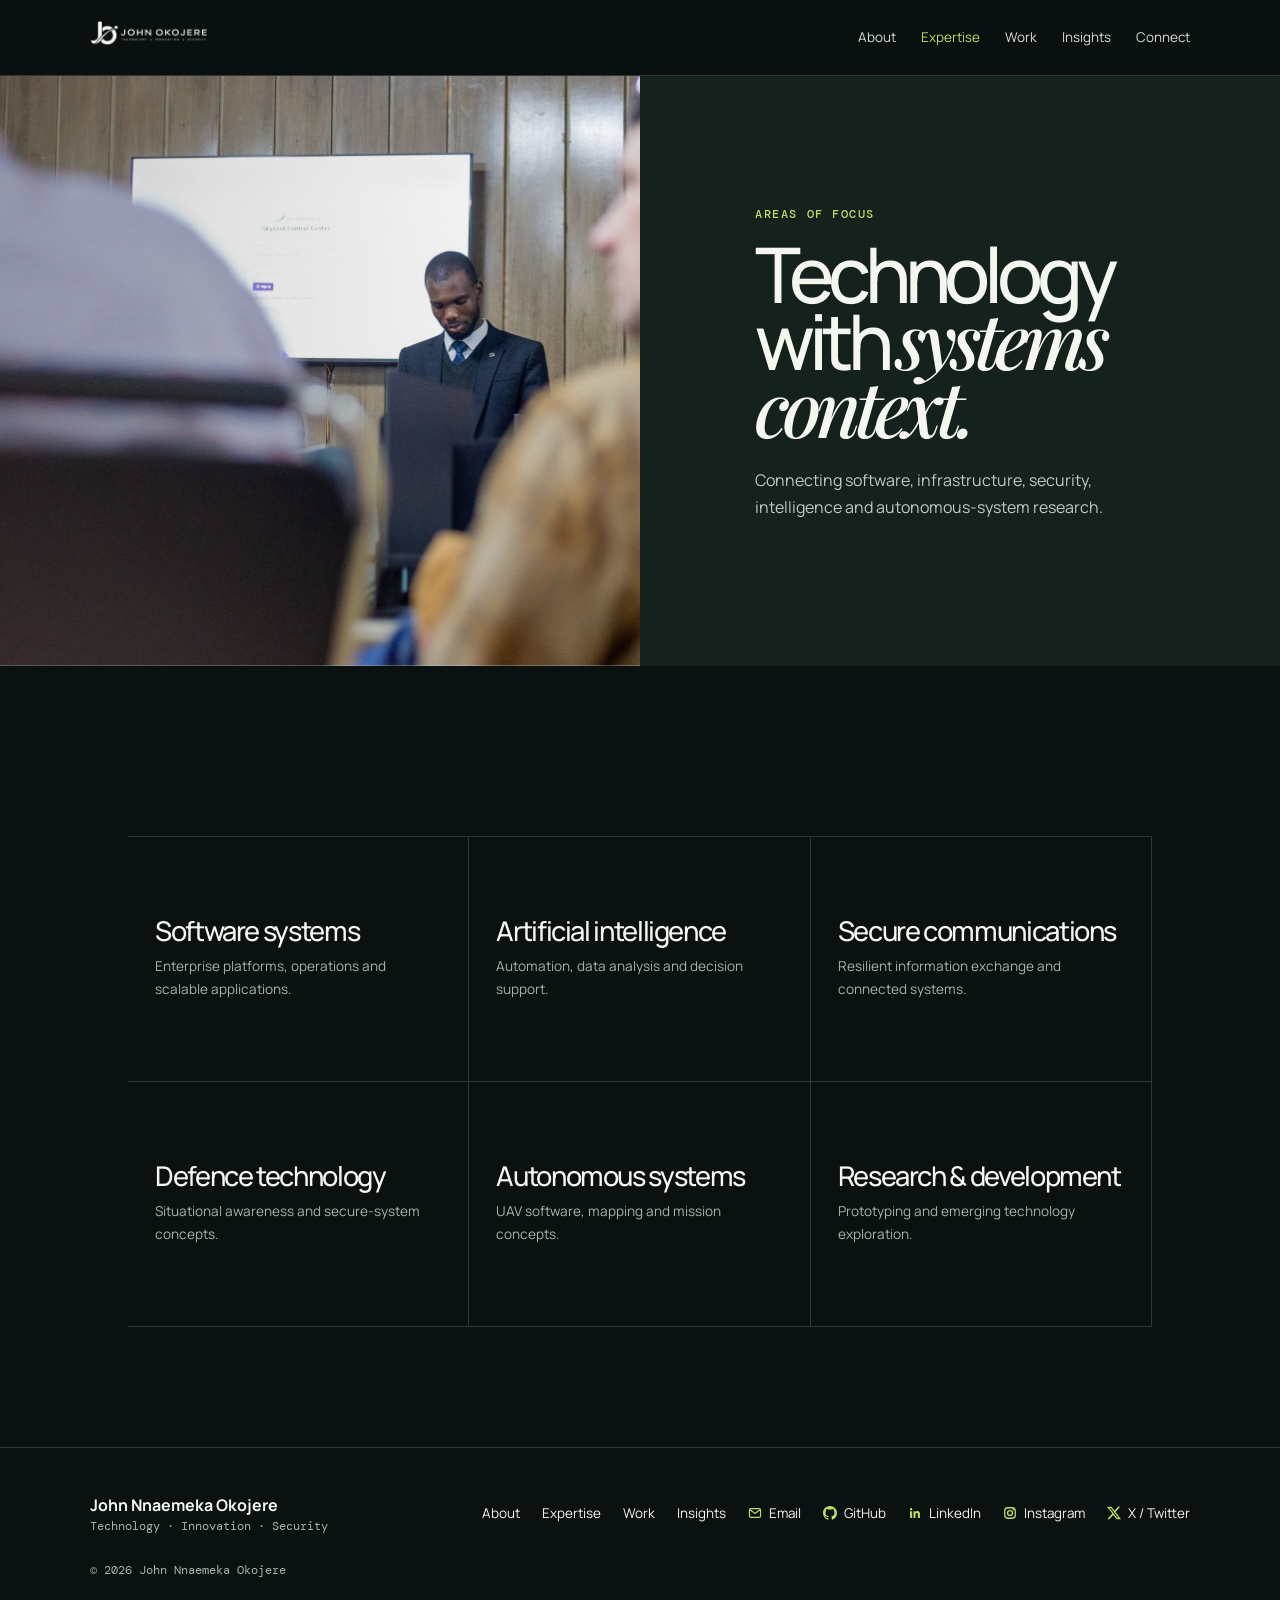
<file: expertise.html>
<!doctype html><html lang="en"><head><meta charset="utf-8"><meta name="viewport" content="width=device-width,initial-scale=1"><meta name="description" content="Technology focus areas of John Nnaemeka Okojere."><title>Expertise | John Nnaemeka Okojere</title><link rel="icon" href="favicon.ico" sizes="48x48"><link rel="icon" type="image/png" href="favicon.png" sizes="64x64"><link rel="icon" type="image/png" href="favicon-512.png" sizes="512x512"><link rel="apple-touch-icon" href="apple-touch-icon.png"><meta name="theme-color" content="#0a1110"><link rel="canonical" href="https://nnaokojere.space/expertise.html"><link rel="preconnect" href="https://fonts.googleapis.com"><link rel="preconnect" href="https://fonts.gstatic.com" crossorigin><link href="https://fonts.googleapis.com/css2?family=DM+Mono&family=Manrope:wght@400;500;600;700&family=Playfair+Display:ital,wght@0,500;1,500&display=swap" rel="stylesheet"><link rel="stylesheet" href="styles.css"></head><body><header class="nav"><a class="brand" href="index.html">JOHN <i>OKOJERE</i></a><button id="menuBtn" aria-expanded="false" aria-controls="menu">Menu +</button><nav id="menu"><a href="about.html">About</a><a href="expertise.html" aria-current="page">Expertise</a><a href="work.html">Work</a><a href="insights.html">Insights</a><a class="connect" href="index.html#contact">Connect</a></nav></header><main><section class="story page-hero"><figure><img src="assets/optimized/expertise.jpg" alt="John Okojere in a professional technology setting" fetchpriority="high"></figure><div><p class="kicker">Areas of focus</p><h1>Technology with <em>systems context.</em></h1><p>Connecting software, infrastructure, security, intelligence and autonomous-system research.</p></div></section><section class="focus"><div class="focus-grid"><article><h3>Software systems</h3><p>Enterprise platforms, operations and scalable applications.</p></article><article><h3>Artificial intelligence</h3><p>Automation, data analysis and decision support.</p></article><article><h3>Secure communications</h3><p>Resilient information exchange and connected systems.</p></article><article><h3>Defence technology</h3><p>Situational awareness and secure-system concepts.</p></article><article><h3>Autonomous systems</h3><p>UAV software, mapping and mission concepts.</p></article><article><h3>Research &amp; development</h3><p>Prototyping and emerging technology exploration.</p></article></div></section></main><footer><div><strong>John Nnaemeka Okojere</strong><span>Technology · Innovation · Security</span></div><nav aria-label="Footer"><a href="about.html">About</a><a href="expertise.html">Expertise</a><a href="work.html">Work</a><a href="insights.html">Insights</a><a href="mailto:nnaokojere@gmail.com"><svg viewBox="0 0 24 24" aria-hidden="true" focusable="false"><g fill="none" stroke="currentColor" stroke-width="2"><rect x="2.5" y="4.5" width="19" height="15" rx="2.5"/><path d="m3.5 6.5 8.5 6.5 8.5-6.5"/></g></svg>Email</a><a href="https://github.com/john-okojere" target="_blank" rel="noopener noreferrer"><svg viewBox="0 0 24 24" aria-hidden="true" focusable="false"><path fill="currentColor" transform="scale(1.5)" d="M8 0C3.58 0 0 3.58 0 8c0 3.54 2.29 6.53 5.47 7.59.4.07.55-.17.55-.38 0-.19-.01-.82-.01-1.49-2.01.37-2.53-.49-2.69-.94-.09-.23-.48-.94-.82-1.13-.28-.15-.68-.52-.01-.53.63-.01 1.08.58 1.23.82.72 1.21 1.87.87 2.33.66.07-.52.28-.87.51-1.07-1.78-.2-3.64-.89-3.64-3.95 0-.87.31-1.59.82-2.15-.08-.2-.36-1.02.08-2.12 0 0 .67-.21 2.2.82.64-.18 1.32-.27 2-.27.68 0 1.36.09 2 .27 1.53-1.04 2.2-.82 2.2-.82.44 1.1.16 1.92.08 2.12.51.56.82 1.27.82 2.15 0 3.07-1.87 3.75-3.65 3.95.29.25.54.73.54 1.48 0 1.07-.01 1.93-.01 2.2 0 .21.15.46.55.38A8.013 8.013 0 0 0 16 8c0-4.42-3.58-8-8-8z"/></svg>GitHub</a><a href="https://www.linkedin.com/in/okojere/" target="_blank" rel="noopener noreferrer"><svg viewBox="0 0 24 24" aria-hidden="true" focusable="false"><path fill="currentColor" d="M20.447 20.452h-3.554v-5.569c0-1.328-.027-3.037-1.852-3.037-1.853 0-2.136 1.445-2.136 2.939v5.667H9.351V9h3.414v1.561h.046c.477-.9 1.637-1.85 3.37-1.85 3.601 0 4.267 2.37 4.267 5.455v6.286zM5.337 7.433a2.062 2.062 0 1 1 0-4.125 2.062 2.062 0 0 1 0 4.125zm1.782 13.019H3.555V9h3.564v11.452z"/></svg>LinkedIn</a><a href="https://www.instagram.com/john_okojere" target="_blank" rel="noopener noreferrer"><svg viewBox="0 0 24 24" aria-hidden="true" focusable="false"><g fill="none" stroke="currentColor" stroke-width="2.2"><rect x="3" y="3" width="18" height="18" rx="5"/><circle cx="12" cy="12" r="4.2"/></g><circle cx="17.4" cy="6.6" r="1.4" fill="currentColor"/></svg>Instagram</a><a href="https://x.com/JohnOkojere" target="_blank" rel="noopener noreferrer"><svg viewBox="0 0 24 24" aria-hidden="true" focusable="false"><path fill="currentColor" d="M18.901 1.153h3.68l-8.04 9.19L24 22.846h-7.406l-5.8-7.584-6.638 7.584H.474l8.6-9.83L0 1.154h7.594l5.243 6.932ZM17.61 20.644h2.039L6.486 3.24H4.298Z"/></svg>X / Twitter</a></nav><small>© <span id="year"></span> John Nnaemeka Okojere</small></footer><script src="script.js"></script></body></html>
</file>
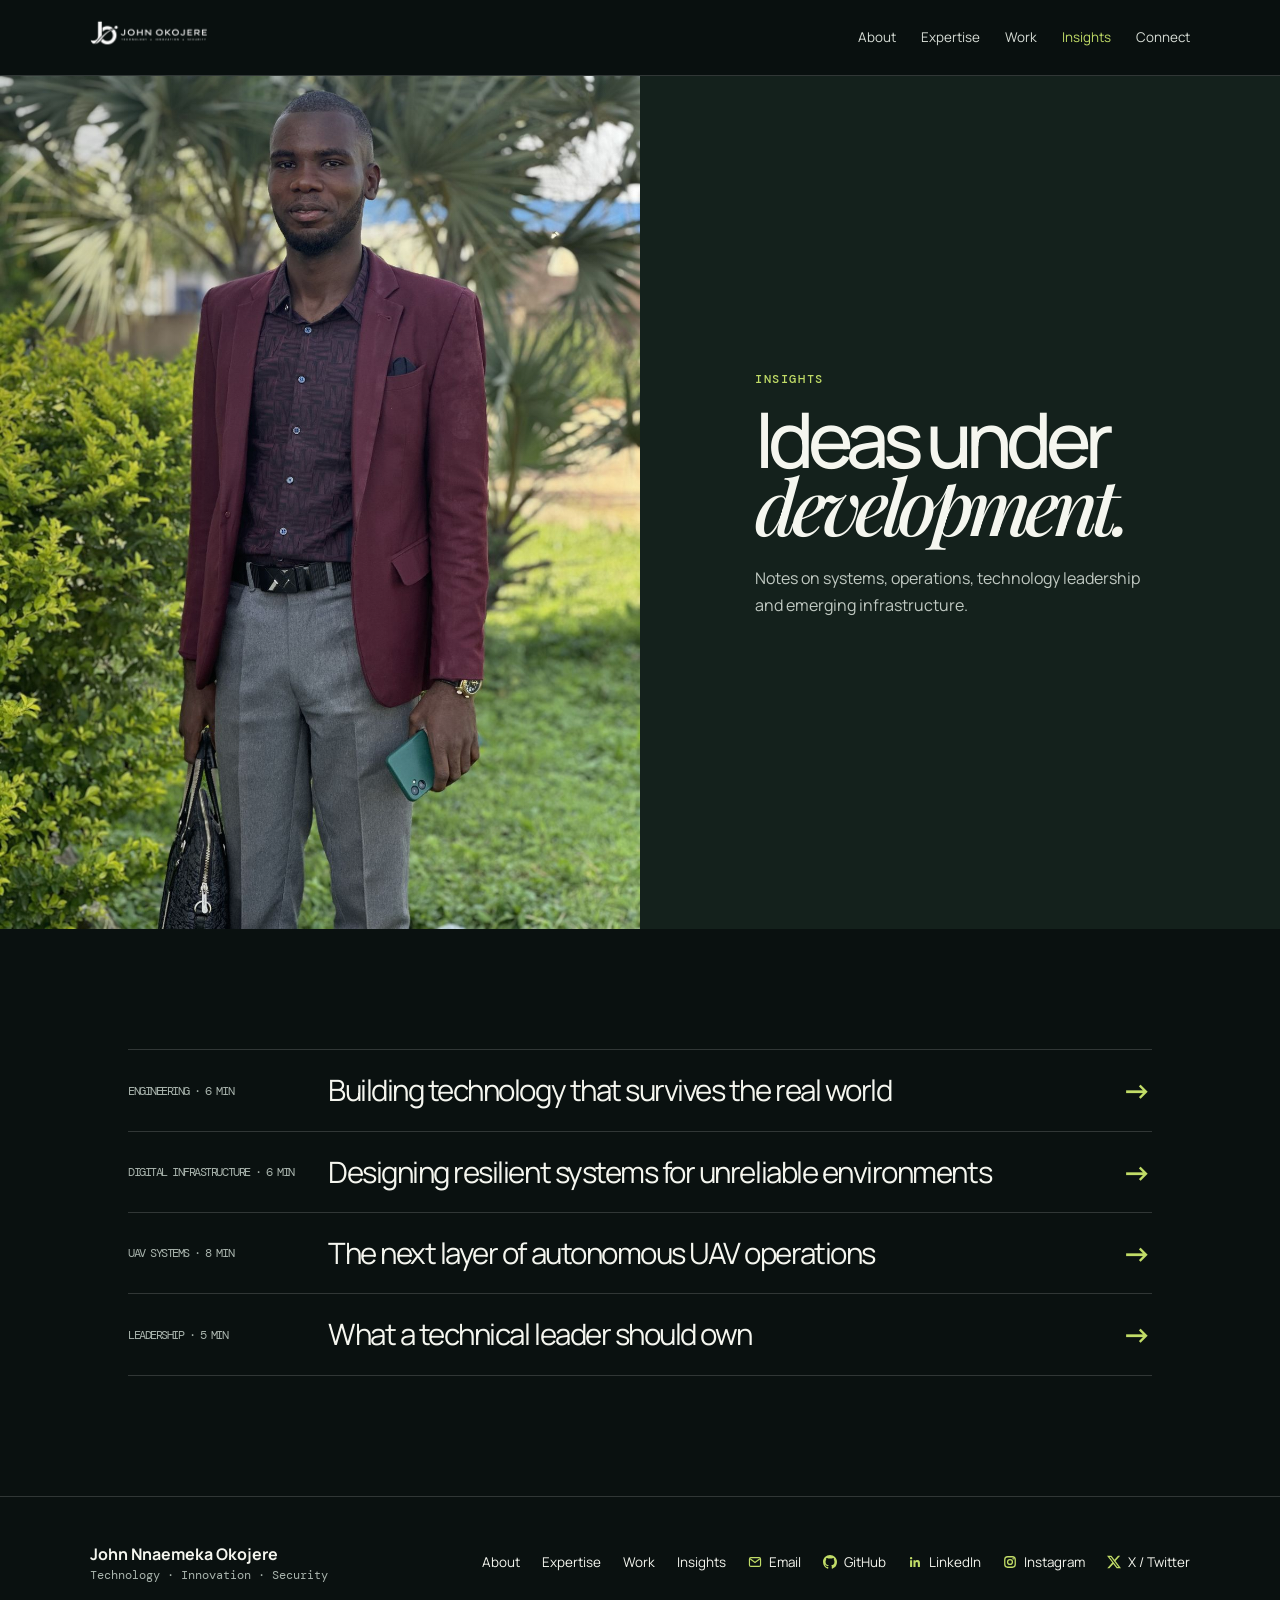
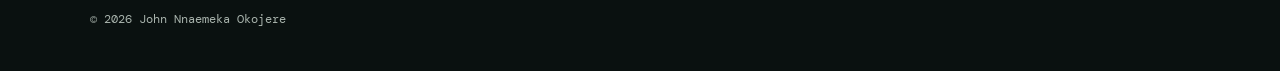
<file: insights.html>
<!doctype html><html lang="en"><head><meta charset="utf-8"><meta name="viewport" content="width=device-width,initial-scale=1"><meta name="description" content="Insights by John Nnaemeka Okojere."><title>Insights | John Nnaemeka Okojere</title><link rel="icon" href="favicon.ico" sizes="48x48"><link rel="icon" type="image/png" href="favicon.png" sizes="64x64"><link rel="icon" type="image/png" href="favicon-512.png" sizes="512x512"><link rel="apple-touch-icon" href="apple-touch-icon.png"><meta name="theme-color" content="#0a1110"><link rel="canonical" href="https://nnaokojere.space/insights.html"><link rel="preconnect" href="https://fonts.googleapis.com"><link rel="preconnect" href="https://fonts.gstatic.com" crossorigin><link href="https://fonts.googleapis.com/css2?family=DM+Mono&family=Manrope:wght@400;500;600;700&family=Playfair+Display:ital,wght@0,500;1,500&display=swap" rel="stylesheet"><link rel="stylesheet" href="styles.css"></head><body><header class="nav"><a class="brand" href="index.html">JOHN <i>OKOJERE</i></a><button id="menuBtn" aria-expanded="false" aria-controls="menu">Menu +</button><nav id="menu"><a href="about.html">About</a><a href="expertise.html">Expertise</a><a href="work.html">Work</a><a href="insights.html" aria-current="page">Insights</a><a class="connect" href="index.html#contact">Connect</a></nav></header><main><section class="story page-hero"><figure><img src="assets/optimized/insights.jpg" alt="John Okojere speaking at a technology event" fetchpriority="high"></figure><div><p class="kicker">Insights</p><h1>Ideas under <em>development.</em></h1><p>Notes on systems, operations, technology leadership and emerging infrastructure.</p></div></section><section class="insights"><div><a href="articles/building-technology-that-survives-the-real-world.html"><small>ENGINEERING · 6 MIN</small>Building technology that survives the real world <b>→</b></a><a href="articles/designing-resilient-systems.html"><small>DIGITAL INFRASTRUCTURE · 6 MIN</small>Designing resilient systems for unreliable environments <b>→</b></a><a href="articles/autonomous-uav-operations.html"><small>UAV SYSTEMS · 8 MIN</small>The next layer of autonomous UAV operations <b>→</b></a><a href="articles/technical-leader-ownership.html"><small>LEADERSHIP · 5 MIN</small>What a technical leader should own <b>→</b></a></div></section></main><footer><div><strong>John Nnaemeka Okojere</strong><span>Technology · Innovation · Security</span></div><nav aria-label="Footer"><a href="about.html">About</a><a href="expertise.html">Expertise</a><a href="work.html">Work</a><a href="insights.html">Insights</a><a href="mailto:nnaokojere@gmail.com"><svg viewBox="0 0 24 24" aria-hidden="true" focusable="false"><g fill="none" stroke="currentColor" stroke-width="2"><rect x="2.5" y="4.5" width="19" height="15" rx="2.5"/><path d="m3.5 6.5 8.5 6.5 8.5-6.5"/></g></svg>Email</a><a href="https://github.com/john-okojere" target="_blank" rel="noopener noreferrer"><svg viewBox="0 0 24 24" aria-hidden="true" focusable="false"><path fill="currentColor" transform="scale(1.5)" d="M8 0C3.58 0 0 3.58 0 8c0 3.54 2.29 6.53 5.47 7.59.4.07.55-.17.55-.38 0-.19-.01-.82-.01-1.49-2.01.37-2.53-.49-2.69-.94-.09-.23-.48-.94-.82-1.13-.28-.15-.68-.52-.01-.53.63-.01 1.08.58 1.23.82.72 1.21 1.87.87 2.33.66.07-.52.28-.87.51-1.07-1.78-.2-3.64-.89-3.64-3.95 0-.87.31-1.59.82-2.15-.08-.2-.36-1.02.08-2.12 0 0 .67-.21 2.2.82.64-.18 1.32-.27 2-.27.68 0 1.36.09 2 .27 1.53-1.04 2.2-.82 2.2-.82.44 1.1.16 1.92.08 2.12.51.56.82 1.27.82 2.15 0 3.07-1.87 3.75-3.65 3.95.29.25.54.73.54 1.48 0 1.07-.01 1.93-.01 2.2 0 .21.15.46.55.38A8.013 8.013 0 0 0 16 8c0-4.42-3.58-8-8-8z"/></svg>GitHub</a><a href="https://www.linkedin.com/in/okojere/" target="_blank" rel="noopener noreferrer"><svg viewBox="0 0 24 24" aria-hidden="true" focusable="false"><path fill="currentColor" d="M20.447 20.452h-3.554v-5.569c0-1.328-.027-3.037-1.852-3.037-1.853 0-2.136 1.445-2.136 2.939v5.667H9.351V9h3.414v1.561h.046c.477-.9 1.637-1.85 3.37-1.85 3.601 0 4.267 2.37 4.267 5.455v6.286zM5.337 7.433a2.062 2.062 0 1 1 0-4.125 2.062 2.062 0 0 1 0 4.125zm1.782 13.019H3.555V9h3.564v11.452z"/></svg>LinkedIn</a><a href="https://www.instagram.com/john_okojere" target="_blank" rel="noopener noreferrer"><svg viewBox="0 0 24 24" aria-hidden="true" focusable="false"><g fill="none" stroke="currentColor" stroke-width="2.2"><rect x="3" y="3" width="18" height="18" rx="5"/><circle cx="12" cy="12" r="4.2"/></g><circle cx="17.4" cy="6.6" r="1.4" fill="currentColor"/></svg>Instagram</a><a href="https://x.com/JohnOkojere" target="_blank" rel="noopener noreferrer"><svg viewBox="0 0 24 24" aria-hidden="true" focusable="false"><path fill="currentColor" d="M18.901 1.153h3.68l-8.04 9.19L24 22.846h-7.406l-5.8-7.584-6.638 7.584H.474l8.6-9.83L0 1.154h7.594l5.243 6.932ZM17.61 20.644h2.039L6.486 3.24H4.298Z"/></svg>X / Twitter</a></nav><small>© <span id="year"></span> John Nnaemeka Okojere</small></footer><script src="script.js"></script></body></html>
</file>
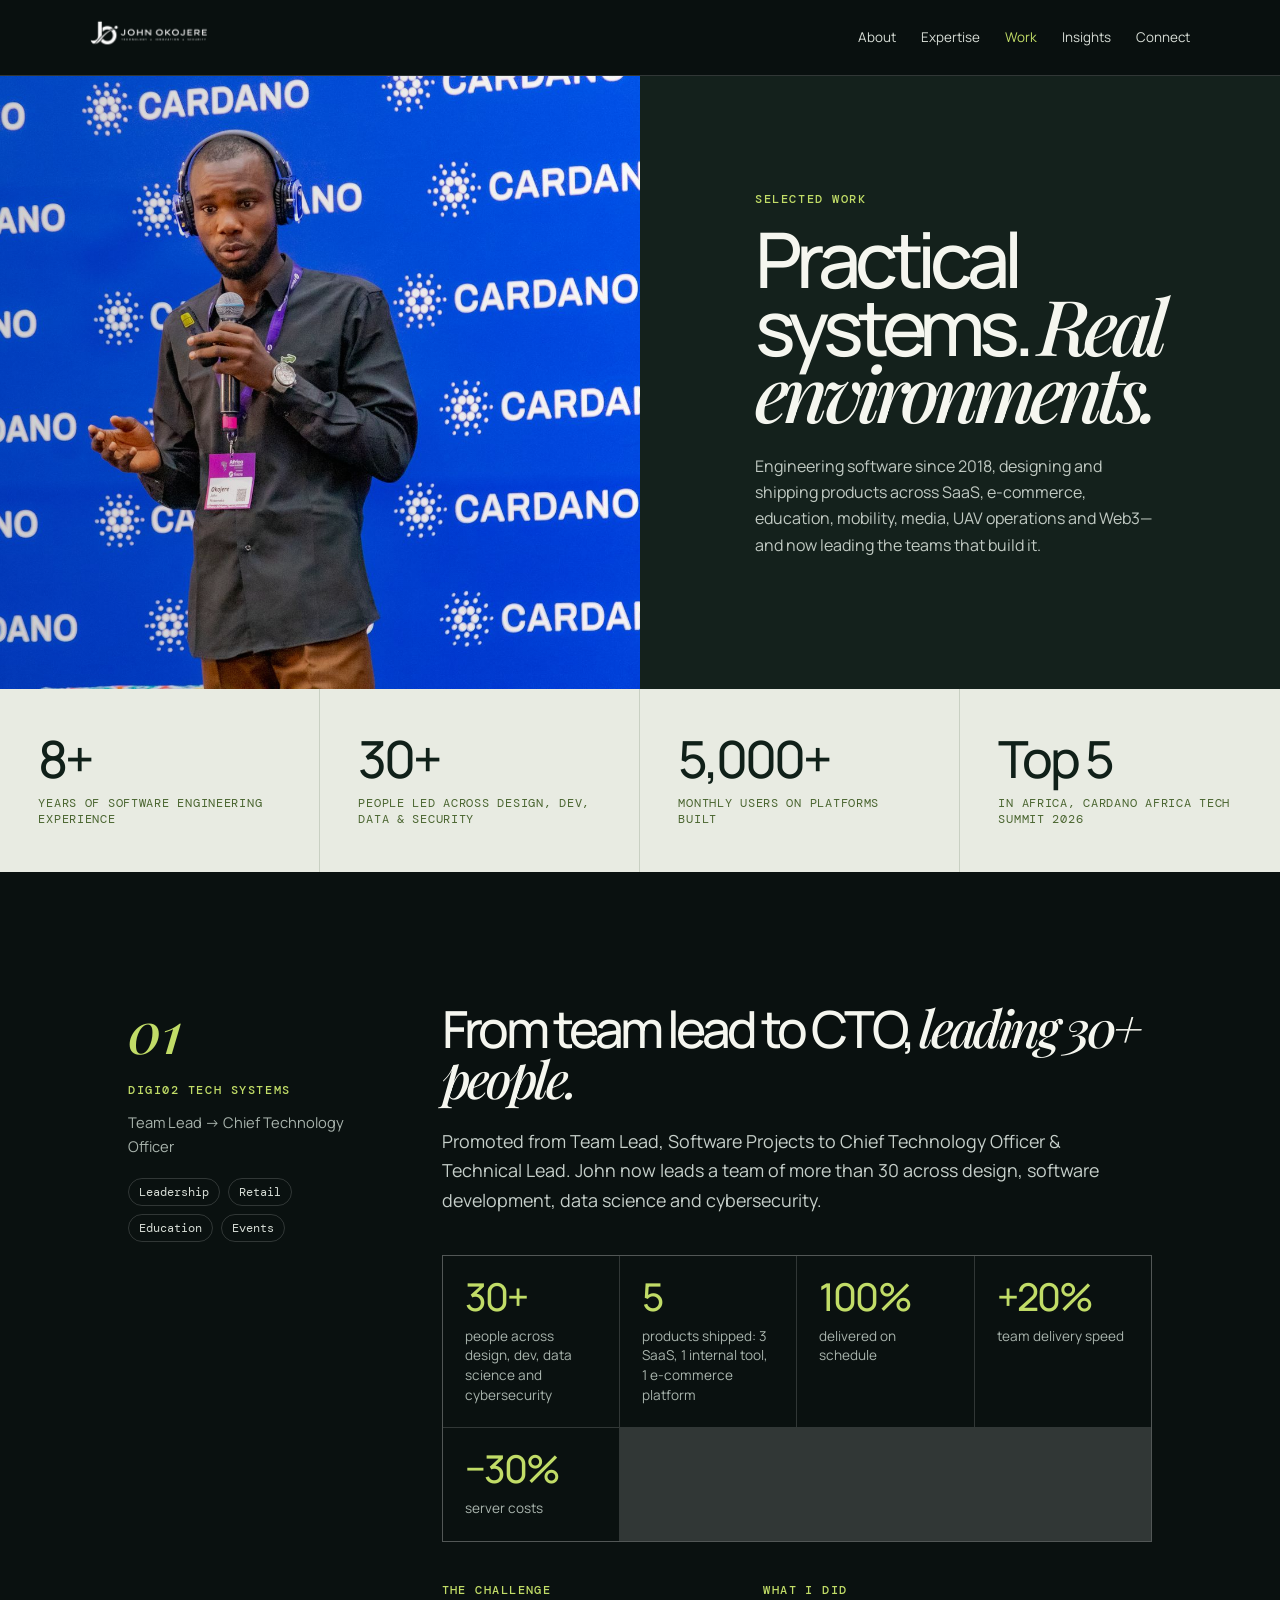
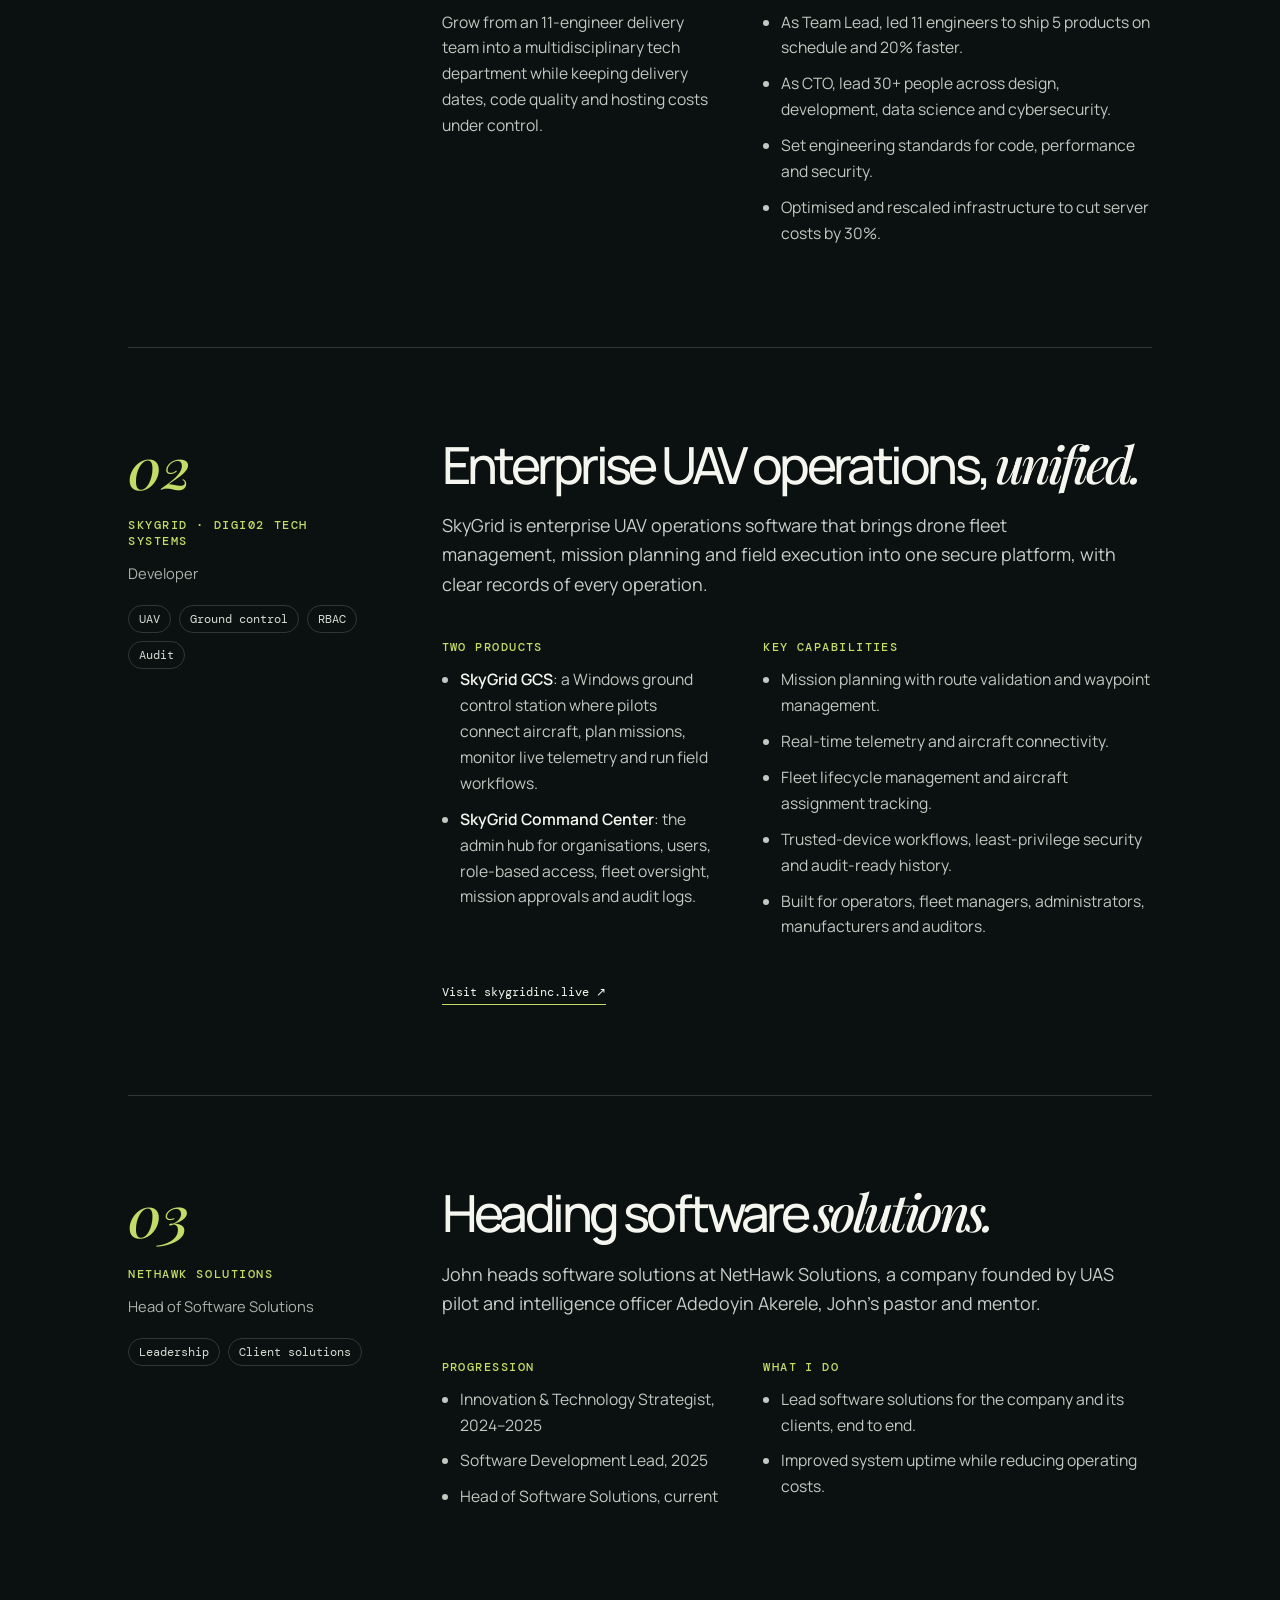
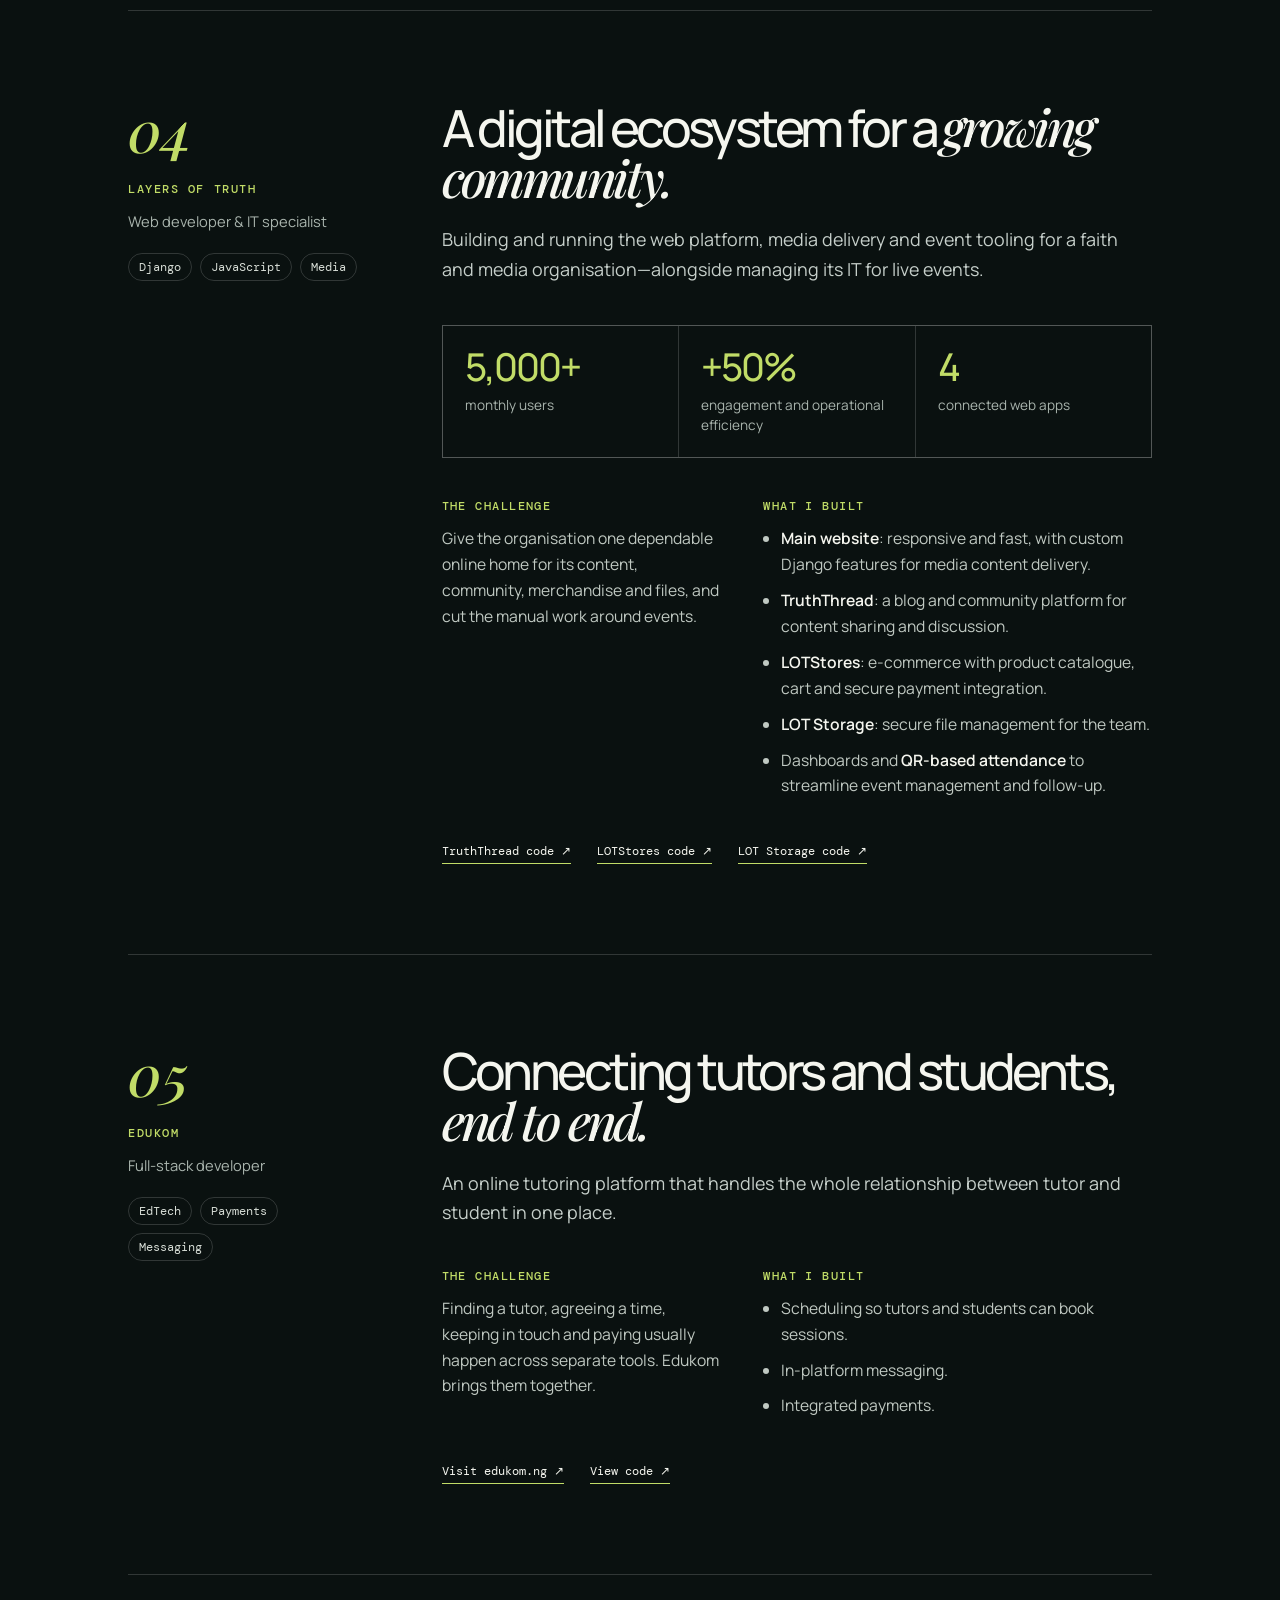
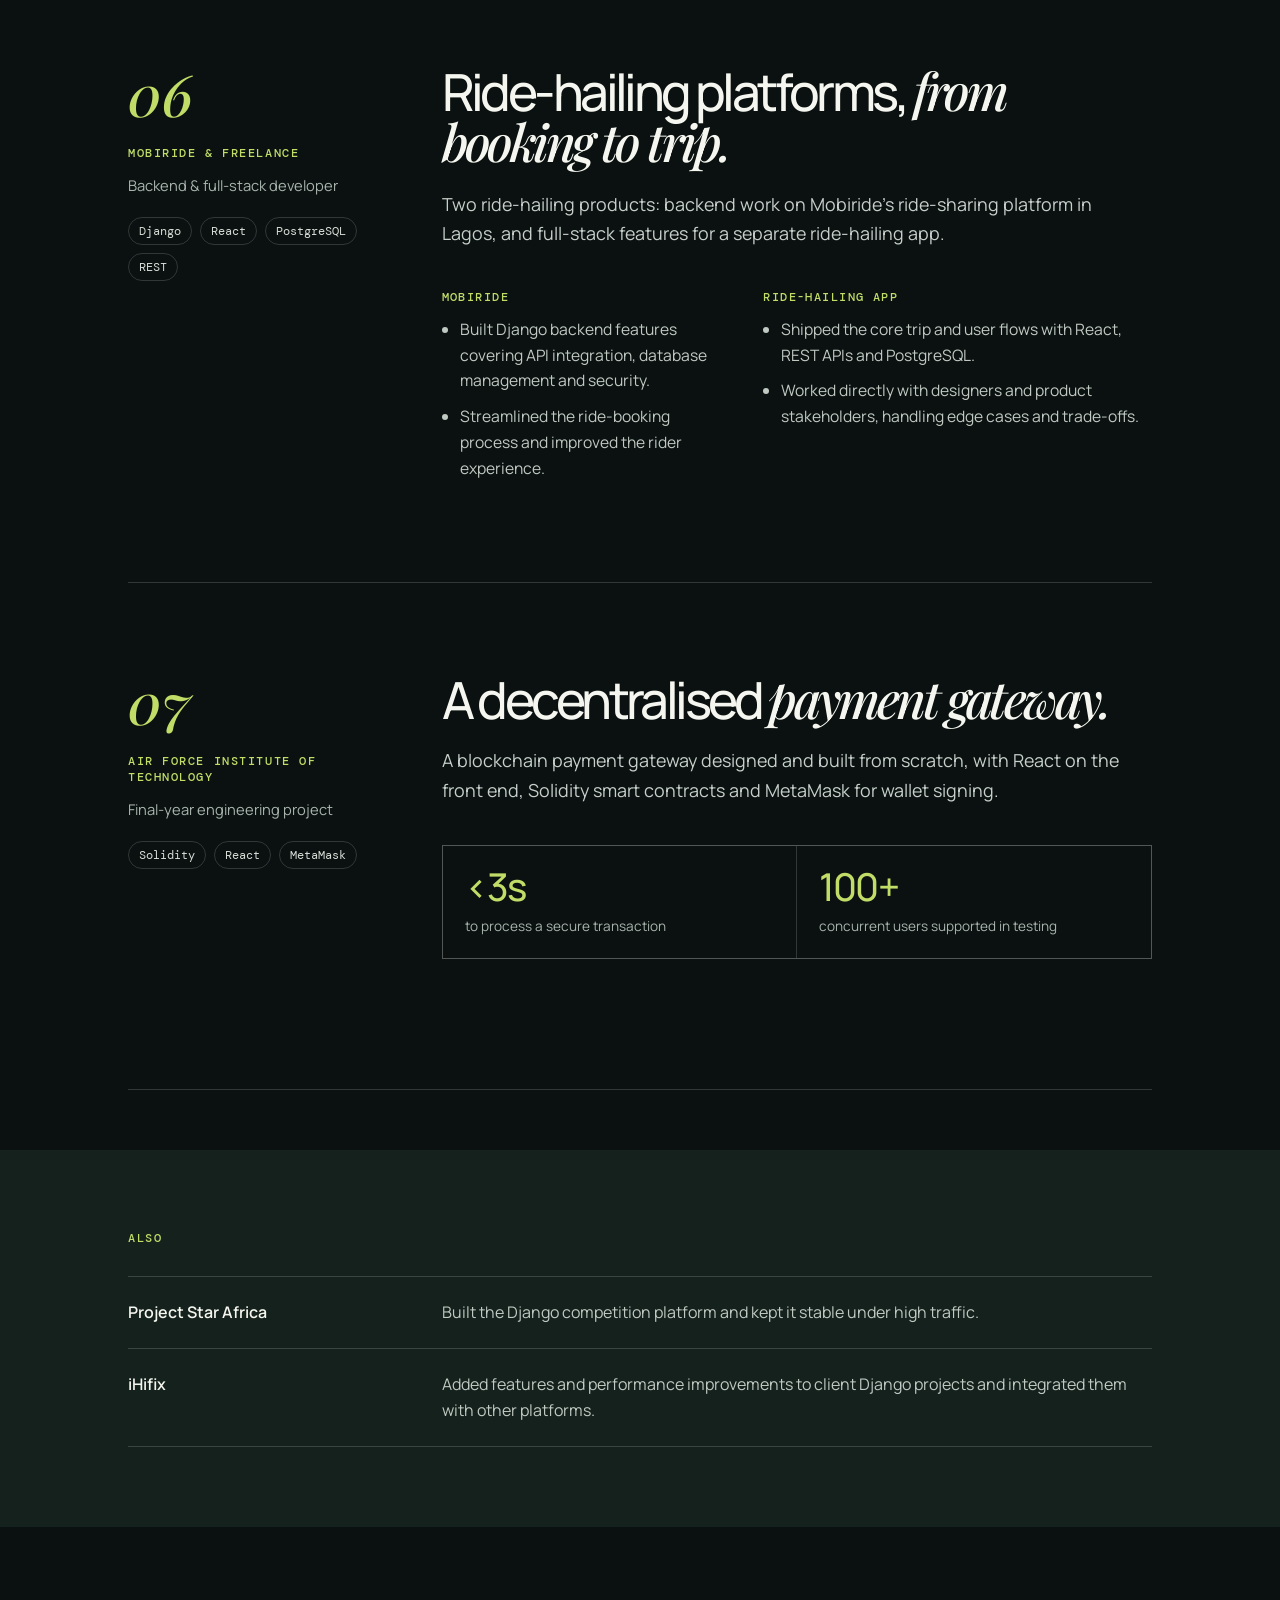
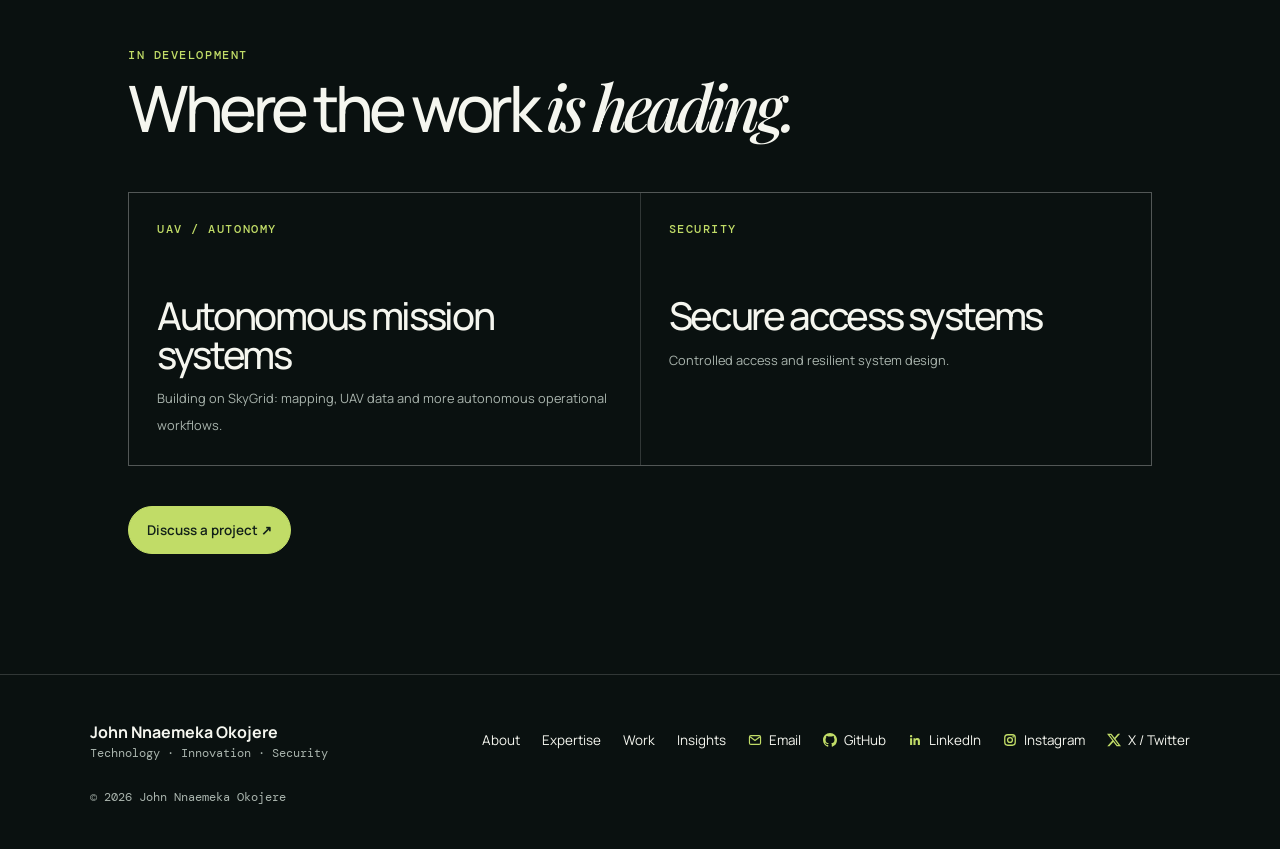
<file: work.html>
<!doctype html>
<html lang="en">
<head>
<meta charset="utf-8">
<meta name="viewport" content="width=device-width,initial-scale=1">
<meta name="description" content="Case studies by John Nnaemeka Okojere: software delivery leadership at Digi02, community platforms, EdTech, ride-hailing and Web3 payments.">
<title>Work | John Nnaemeka Okojere</title><link rel="icon" href="favicon.ico" sizes="48x48"><link rel="icon" type="image/png" href="favicon.png" sizes="64x64"><link rel="icon" type="image/png" href="favicon-512.png" sizes="512x512"><link rel="apple-touch-icon" href="apple-touch-icon.png"><meta name="theme-color" content="#0a1110"><link rel="canonical" href="https://nnaokojere.space/work.html">
<link rel="preconnect" href="https://fonts.googleapis.com"><link rel="preconnect" href="https://fonts.gstatic.com" crossorigin><link href="https://fonts.googleapis.com/css2?family=DM+Mono&family=Manrope:wght@400;500;600;700&family=Playfair+Display:ital,wght@0,500;1,500&display=swap" rel="stylesheet"><link rel="stylesheet" href="styles.css">
</head>
<body>
<header class="nav"><a class="brand" href="index.html">JOHN <i>OKOJERE</i></a><button id="menuBtn" aria-expanded="false" aria-controls="menu">Menu +</button><nav id="menu"><a href="about.html">About</a><a href="expertise.html">Expertise</a><a href="work.html" aria-current="page">Work</a><a href="insights.html">Insights</a><a class="connect" href="index.html#contact">Connect</a></nav></header>
<main>
<section class="story page-hero">
<figure>
<img src="assets/optimized/work.jpg" alt="John Okojere in a technology event environment" fetchpriority="high">
</figure>
<div>
<p class="kicker">Selected work</p>
<h1>Practical systems. <em>Real environments.</em>
</h1>
<p>Engineering software since 2018, designing and shipping products across SaaS, e-commerce, education, mobility, media, UAV operations and Web3—and now leading the teams that build it.</p>
</div>
</section>
<section class="stat-strip" aria-label="Career highlights">
<div><strong>8+</strong><span>years of software engineering experience</span></div>
<div><strong>30+</strong><span>people led across design, dev, data &amp; security</span></div>
<div><strong>5,000+</strong><span>monthly users on platforms built</span></div>
<div><strong>Top 5</strong><span>in Africa, Cardano Africa Tech Summit 2026</span></div>
</section>
<section class="cases">
<article class="case" id="digi02">
<div class="case-meta">
<span class="case-no">01</span>
<p class="kicker">Digi02 Tech Systems</p>
<p class="case-role">Team Lead → Chief Technology Officer</p>
<ul class="tags"><li>Leadership</li><li>Retail</li><li>Education</li><li>Events</li></ul>
</div>
<div class="case-body">
<h2>From team lead to CTO, <em>leading 30+ people.</em></h2>
<p class="case-lede">Promoted from Team Lead, Software Projects to Chief Technology Officer &amp; Technical Lead. John now leads a team of more than 30 across design, software development, data science and cybersecurity.</p>
<dl class="case-stats">
<div><dt>30+</dt><dd>people across design, dev, data science and cybersecurity</dd></div>
<div><dt>5</dt><dd>products shipped: 3 SaaS, 1 internal tool, 1 e-commerce platform</dd></div>
<div><dt>100%</dt><dd>delivered on schedule</dd></div>
<div><dt>+20%</dt><dd>team delivery speed</dd></div>
<div><dt>−30%</dt><dd>server costs</dd></div>
</dl>
<div class="case-cols">
<div>
<h3>The challenge</h3>
<p>Grow from an 11-engineer delivery team into a multidisciplinary tech department while keeping delivery dates, code quality and hosting costs under control.</p>
</div>
<div>
<h3>What I did</h3>
<ul>
<li>As Team Lead, led 11 engineers to ship 5 products on schedule and 20% faster.</li>
<li>As CTO, lead 30+ people across design, development, data science and cybersecurity.</li>
<li>Set engineering standards for code, performance and security.</li>
<li>Optimised and rescaled infrastructure to cut server costs by 30%.</li>
</ul>
</div>
</div>
</div>
</article>
<article class="case" id="skygrid">
<div class="case-meta">
<span class="case-no">02</span>
<p class="kicker">SkyGrid · Digi02 Tech Systems</p>
<p class="case-role">Developer</p>
<ul class="tags"><li>UAV</li><li>Ground control</li><li>RBAC</li><li>Audit</li></ul>
</div>
<div class="case-body">
<h2>Enterprise UAV operations, <em>unified.</em></h2>
<p class="case-lede">SkyGrid is enterprise UAV operations software that brings drone fleet management, mission planning and field execution into one secure platform, with clear records of every operation.</p>
<div class="case-cols">
<div>
<h3>Two products</h3>
<ul>
<li><b>SkyGrid GCS</b>: a Windows ground control station where pilots connect aircraft, plan missions, monitor live telemetry and run field workflows.</li>
<li><b>SkyGrid Command Center</b>: the admin hub for organisations, users, role-based access, fleet oversight, mission approvals and audit logs.</li>
</ul>
</div>
<div>
<h3>Key capabilities</h3>
<ul>
<li>Mission planning with route validation and waypoint management.</li>
<li>Real-time telemetry and aircraft connectivity.</li>
<li>Fleet lifecycle management and aircraft assignment tracking.</li>
<li>Trusted-device workflows, least-privilege security and audit-ready history.</li>
<li>Built for operators, fleet managers, administrators, manufacturers and auditors.</li>
</ul>
</div>
</div>
<p class="case-links"><a href="https://skygridinc.live" target="_blank" rel="noopener noreferrer">Visit skygridinc.live ↗</a></p>
</div>
</article>
<article class="case" id="nethawk">
<div class="case-meta">
<span class="case-no">03</span>
<p class="kicker">NetHawk Solutions</p>
<p class="case-role">Head of Software Solutions</p>
<ul class="tags"><li>Leadership</li><li>Client solutions</li></ul>
</div>
<div class="case-body">
<h2>Heading software <em>solutions.</em></h2>
<p class="case-lede">John heads software solutions at NetHawk Solutions, a company founded by UAS pilot and intelligence officer Adedoyin Akerele, John’s pastor and mentor.</p>
<div class="case-cols">
<div>
<h3>Progression</h3>
<ul>
<li>Innovation &amp; Technology Strategist, 2024–2025</li>
<li>Software Development Lead, 2025</li>
<li>Head of Software Solutions, current</li>
</ul>
</div>
<div>
<h3>What I do</h3>
<ul>
<li>Lead software solutions for the company and its clients, end to end.</li>
<li>Improved system uptime while reducing operating costs.</li>
</ul>
</div>
</div>
</div>
</article>
<article class="case" id="layers-of-truth">
<div class="case-meta">
<span class="case-no">04</span>
<p class="kicker">Layers of Truth</p>
<p class="case-role">Web developer &amp; IT specialist</p>
<ul class="tags"><li>Django</li><li>JavaScript</li><li>Media</li></ul>
</div>
<div class="case-body">
<h2>A digital ecosystem for a <em>growing community.</em></h2>
<p class="case-lede">Building and running the web platform, media delivery and event tooling for a faith and media organisation—alongside managing its IT for live events.</p>
<dl class="case-stats">
<div><dt>5,000+</dt><dd>monthly users</dd></div>
<div><dt>+50%</dt><dd>engagement and operational efficiency</dd></div>
<div><dt>4</dt><dd>connected web apps</dd></div>
</dl>
<div class="case-cols">
<div>
<h3>The challenge</h3>
<p>Give the organisation one dependable online home for its content, community, merchandise and files, and cut the manual work around events.</p>
</div>
<div>
<h3>What I built</h3>
<ul>
<li><b>Main website</b>: responsive and fast, with custom Django features for media content delivery.</li>
<li><b>TruthThread</b>: a blog and community platform for content sharing and discussion.</li>
<li><b>LOTStores</b>: e-commerce with product catalogue, cart and secure payment integration.</li>
<li><b>LOT Storage</b>: secure file management for the team.</li>
<li>Dashboards and <b>QR-based attendance</b> to streamline event management and follow-up.</li>
</ul>
</div>
</div>
<p class="case-links"><a href="https://github.com/john-okojere/truth-Thread" target="_blank" rel="noopener noreferrer">TruthThread code ↗</a><a href="https://github.com/john-okojere/Store" target="_blank" rel="noopener noreferrer">LOTStores code ↗</a><a href="https://github.com/john-okojere/STORAGE" target="_blank" rel="noopener noreferrer">LOT Storage code ↗</a></p>
</div>
</article>
<article class="case" id="edukom">
<div class="case-meta">
<span class="case-no">05</span>
<p class="kicker">Edukom</p>
<p class="case-role">Full-stack developer</p>
<ul class="tags"><li>EdTech</li><li>Payments</li><li>Messaging</li></ul>
</div>
<div class="case-body">
<h2>Connecting tutors and students, <em>end to end.</em></h2>
<p class="case-lede">An online tutoring platform that handles the whole relationship between tutor and student in one place.</p>
<div class="case-cols">
<div>
<h3>The challenge</h3>
<p>Finding a tutor, agreeing a time, keeping in touch and paying usually happen across separate tools. Edukom brings them together.</p>
</div>
<div>
<h3>What I built</h3>
<ul>
<li>Scheduling so tutors and students can book sessions.</li>
<li>In-platform messaging.</li>
<li>Integrated payments.</li>
</ul>
</div>
</div>
<p class="case-links"><a href="https://www.edukom.ng" target="_blank" rel="noopener noreferrer">Visit edukom.ng ↗</a><a href="https://github.com/john-okojere/Edukom" target="_blank" rel="noopener noreferrer">View code ↗</a></p>
</div>
</article>
<article class="case" id="mobility">
<div class="case-meta">
<span class="case-no">06</span>
<p class="kicker">Mobiride &amp; freelance</p>
<p class="case-role">Backend &amp; full-stack developer</p>
<ul class="tags"><li>Django</li><li>React</li><li>PostgreSQL</li><li>REST</li></ul>
</div>
<div class="case-body">
<h2>Ride-hailing platforms, <em>from booking to trip.</em></h2>
<p class="case-lede">Two ride-hailing products: backend work on Mobiride’s ride-sharing platform in Lagos, and full-stack features for a separate ride-hailing app.</p>
<div class="case-cols">
<div>
<h3>Mobiride</h3>
<ul>
<li>Built Django backend features covering API integration, database management and security.</li>
<li>Streamlined the ride-booking process and improved the rider experience.</li>
</ul>
</div>
<div>
<h3>Ride-hailing app</h3>
<ul>
<li>Shipped the core trip and user flows with React, REST APIs and PostgreSQL.</li>
<li>Worked directly with designers and product stakeholders, handling edge cases and trade-offs.</li>
</ul>
</div>
</div>
</div>
</article>
<article class="case" id="payment-gateway">
<div class="case-meta">
<span class="case-no">07</span>
<p class="kicker">Air Force Institute of Technology</p>
<p class="case-role">Final-year engineering project</p>
<ul class="tags"><li>Solidity</li><li>React</li><li>MetaMask</li></ul>
</div>
<div class="case-body">
<h2>A decentralised <em>payment gateway.</em></h2>
<p class="case-lede">A blockchain payment gateway designed and built from scratch, with React on the front end, Solidity smart contracts and MetaMask for wallet signing.</p>
<dl class="case-stats">
<div><dt>&lt;3s</dt><dd>to process a secure transaction</dd></div>
<div><dt>100+</dt><dd>concurrent users supported in testing</dd></div>
</dl>
</div>
</article>
</section>
<section class="also">
<p class="number">Also</p>
<ul>
<li><strong>Project Star Africa</strong><span>Built the Django competition platform and kept it stable under high traffic.</span></li>
<li><strong>iHifix</strong><span>Added features and performance improvements to client Django projects and integrated them with other platforms.</span></li>
</ul>
</section>
<section class="work rnd">
<p class="number">In development</p>
<h2>Where the work <em>is heading.</em></h2>
<div class="work-grid">
<a href="#skygrid">
<p>UAV / AUTONOMY</p>
<h3>Autonomous mission systems</h3>
<span>Building on SkyGrid: mapping, UAV data and more autonomous operational workflows.</span>
</a>
<article>
<p>SECURITY</p>
<h3>Secure access systems</h3>
<span>Controlled access and resilient system design.</span>
</article>
</div>
<a class="button solid" href="index.html#contact">Discuss a project ↗</a>
</section>
</main>
<footer><div><strong>John Nnaemeka Okojere</strong><span>Technology · Innovation · Security</span></div><nav aria-label="Footer"><a href="about.html">About</a><a href="expertise.html">Expertise</a><a href="work.html">Work</a><a href="insights.html">Insights</a><a href="mailto:nnaokojere@gmail.com"><svg viewBox="0 0 24 24" aria-hidden="true" focusable="false"><g fill="none" stroke="currentColor" stroke-width="2"><rect x="2.5" y="4.5" width="19" height="15" rx="2.5"/><path d="m3.5 6.5 8.5 6.5 8.5-6.5"/></g></svg>Email</a><a href="https://github.com/john-okojere" target="_blank" rel="noopener noreferrer"><svg viewBox="0 0 24 24" aria-hidden="true" focusable="false"><path fill="currentColor" transform="scale(1.5)" d="M8 0C3.58 0 0 3.58 0 8c0 3.54 2.29 6.53 5.47 7.59.4.07.55-.17.55-.38 0-.19-.01-.82-.01-1.49-2.01.37-2.53-.49-2.69-.94-.09-.23-.48-.94-.82-1.13-.28-.15-.68-.52-.01-.53.63-.01 1.08.58 1.23.82.72 1.21 1.87.87 2.33.66.07-.52.28-.87.51-1.07-1.78-.2-3.64-.89-3.64-3.95 0-.87.31-1.59.82-2.15-.08-.2-.36-1.02.08-2.12 0 0 .67-.21 2.2.82.64-.18 1.32-.27 2-.27.68 0 1.36.09 2 .27 1.53-1.04 2.2-.82 2.2-.82.44 1.1.16 1.92.08 2.12.51.56.82 1.27.82 2.15 0 3.07-1.87 3.75-3.65 3.95.29.25.54.73.54 1.48 0 1.07-.01 1.93-.01 2.2 0 .21.15.46.55.38A8.013 8.013 0 0 0 16 8c0-4.42-3.58-8-8-8z"/></svg>GitHub</a><a href="https://www.linkedin.com/in/okojere/" target="_blank" rel="noopener noreferrer"><svg viewBox="0 0 24 24" aria-hidden="true" focusable="false"><path fill="currentColor" d="M20.447 20.452h-3.554v-5.569c0-1.328-.027-3.037-1.852-3.037-1.853 0-2.136 1.445-2.136 2.939v5.667H9.351V9h3.414v1.561h.046c.477-.9 1.637-1.85 3.37-1.85 3.601 0 4.267 2.37 4.267 5.455v6.286zM5.337 7.433a2.062 2.062 0 1 1 0-4.125 2.062 2.062 0 0 1 0 4.125zm1.782 13.019H3.555V9h3.564v11.452z"/></svg>LinkedIn</a><a href="https://www.instagram.com/john_okojere" target="_blank" rel="noopener noreferrer"><svg viewBox="0 0 24 24" aria-hidden="true" focusable="false"><g fill="none" stroke="currentColor" stroke-width="2.2"><rect x="3" y="3" width="18" height="18" rx="5"/><circle cx="12" cy="12" r="4.2"/></g><circle cx="17.4" cy="6.6" r="1.4" fill="currentColor"/></svg>Instagram</a><a href="https://x.com/JohnOkojere" target="_blank" rel="noopener noreferrer"><svg viewBox="0 0 24 24" aria-hidden="true" focusable="false"><path fill="currentColor" d="M18.901 1.153h3.68l-8.04 9.19L24 22.846h-7.406l-5.8-7.584-6.638 7.584H.474l8.6-9.83L0 1.154h7.594l5.243 6.932ZM17.61 20.644h2.039L6.486 3.24H4.298Z"/></svg>X / Twitter</a></nav><small>© <span id="year"></span> John Nnaemeka Okojere</small></footer>
<script src="script.js">
</script>
</body>
</html>
</file>
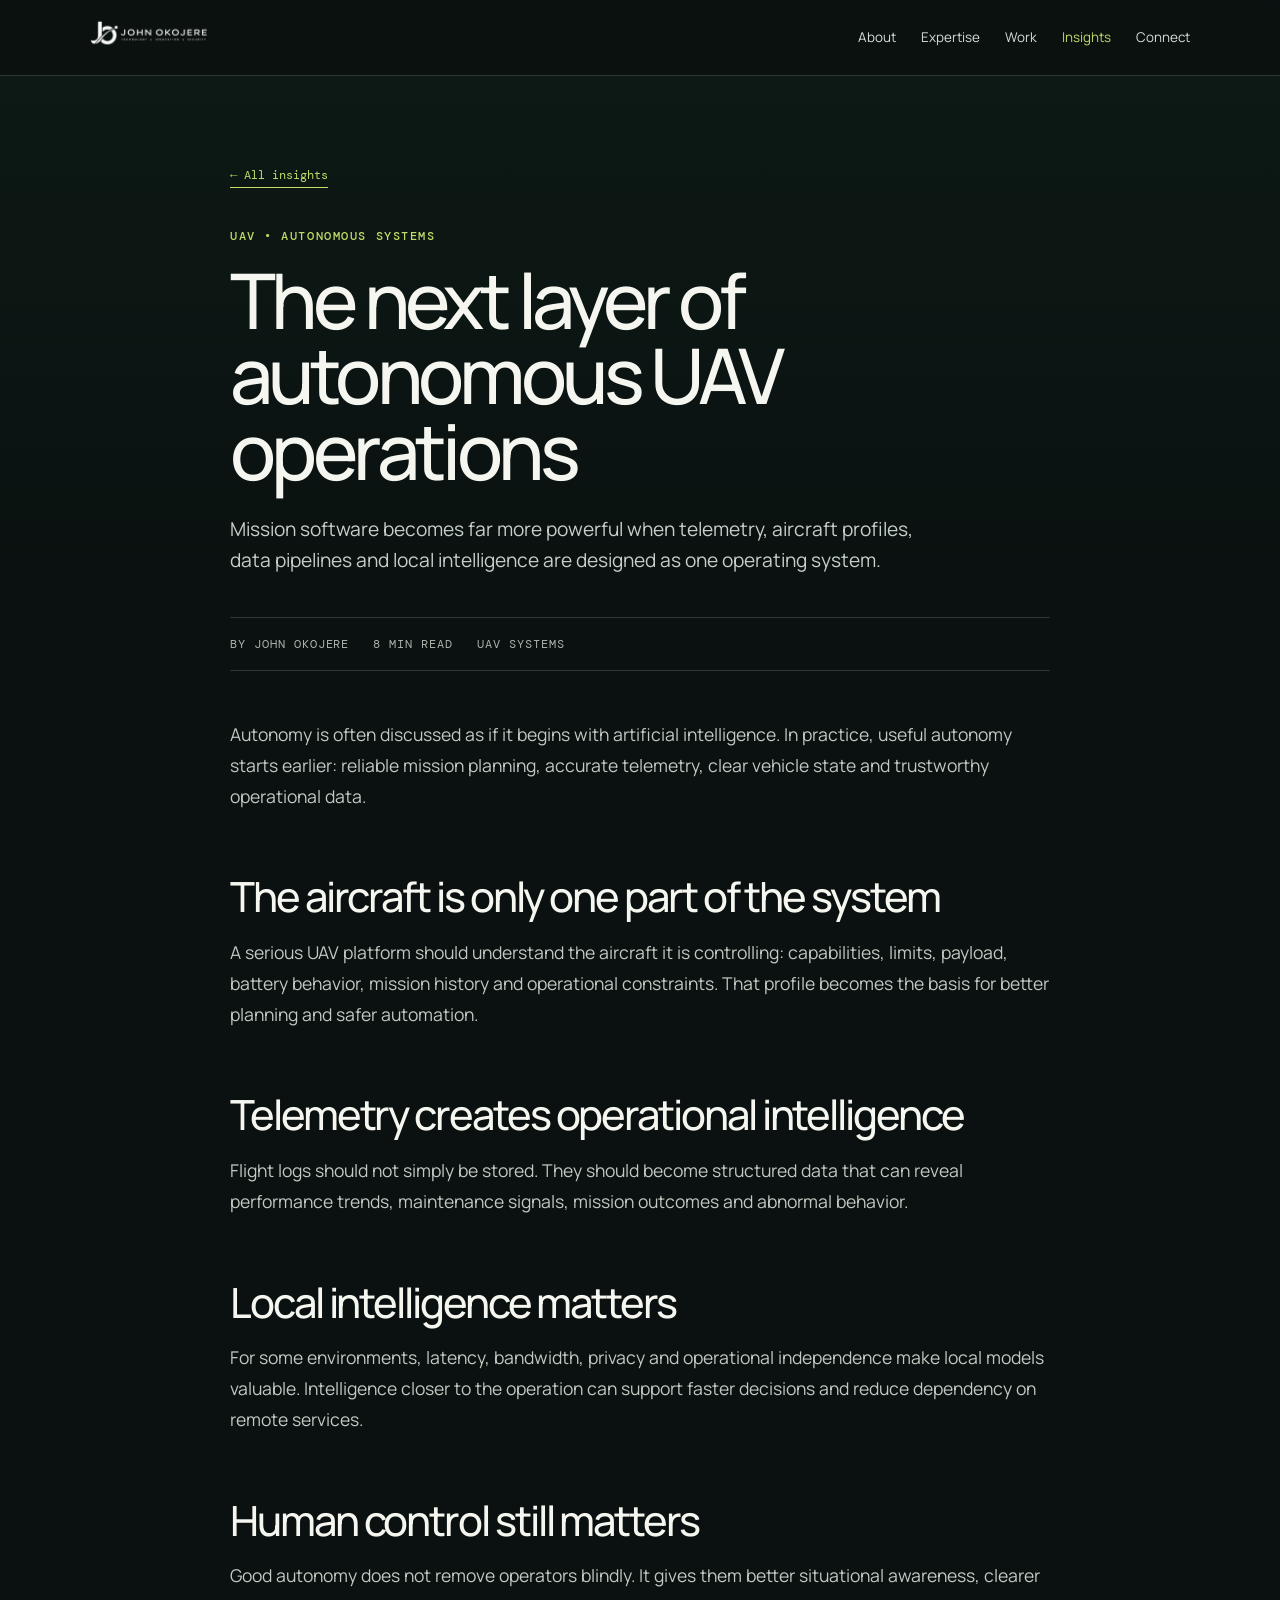
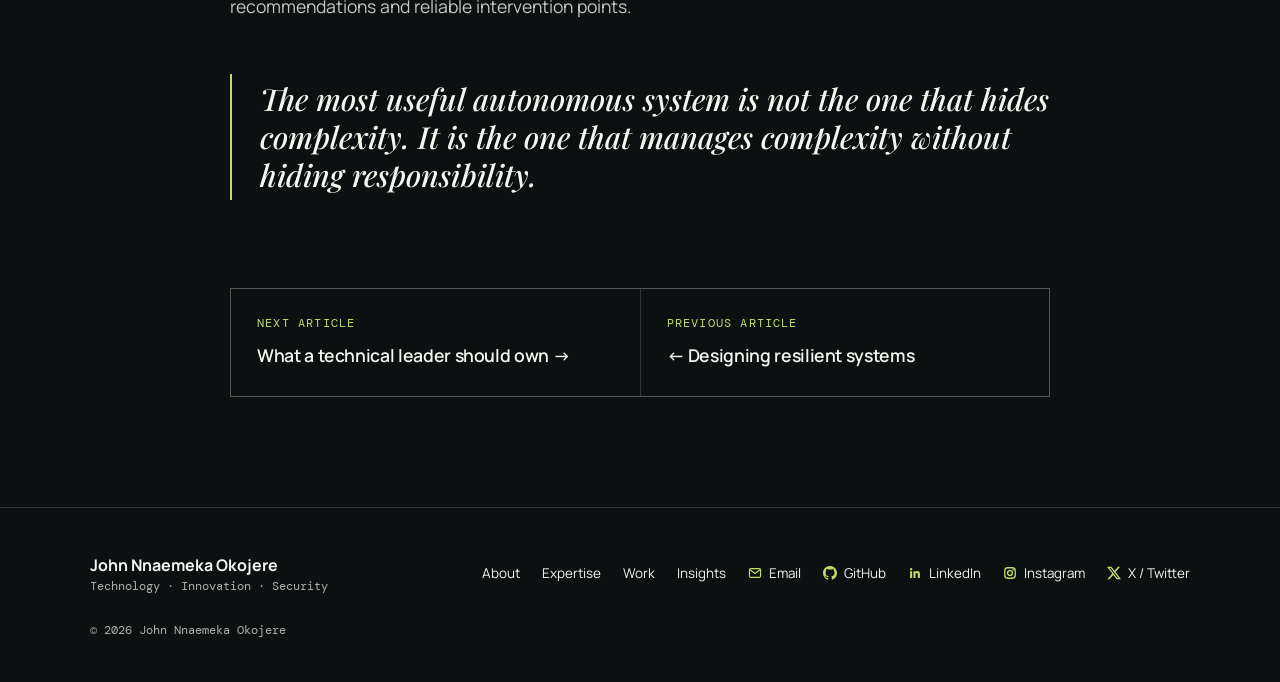
<file: articles/autonomous-uav-operations.html>
<!doctype html><html lang="en"><head><meta charset="utf-8"><meta name="viewport" content="width=device-width,initial-scale=1"><meta name="description" content="The next layer of autonomous UAV operations — John Okojere."><title>The next layer of autonomous UAV operations — John Okojere</title><link rel="icon" href="../favicon.ico" sizes="48x48"><link rel="icon" type="image/png" href="../favicon.png" sizes="64x64"><link rel="icon" type="image/png" href="../favicon-512.png" sizes="512x512"><link rel="apple-touch-icon" href="../apple-touch-icon.png"><meta name="theme-color" content="#0a1110"><link rel="canonical" href="https://nnaokojere.space/articles/autonomous-uav-operations.html"><link rel="preconnect" href="https://fonts.googleapis.com"><link rel="preconnect" href="https://fonts.gstatic.com" crossorigin><link href="https://fonts.googleapis.com/css2?family=DM+Mono&family=Manrope:wght@400;500;600;700&family=Playfair+Display:ital,wght@0,500;1,500&display=swap" rel="stylesheet"><link rel="stylesheet" href="../styles.css"><link rel="stylesheet" href="../article.css"></head><body class="article-page"><header class="nav"><a class="brand" href="../index.html">JOHN <i>OKOJERE</i></a><button id="menuBtn" aria-expanded="false" aria-controls="menu">Menu +</button><nav id="menu"><a href="../about.html">About</a><a href="../expertise.html">Expertise</a><a href="../work.html">Work</a><a href="../insights.html" aria-current="page">Insights</a><a class="connect" href="../index.html#contact">Connect</a></nav></header><main class="article-shell"><a class="article-back" href="../insights.html">← All insights</a><p class="article-kicker">UAV • Autonomous Systems</p><h1 class="article-title">The next layer of autonomous UAV operations</h1><p class="article-deck">Mission software becomes far more powerful when telemetry, aircraft profiles, data pipelines and local intelligence are designed as one operating system.</p><div class="article-info"><span>By John Okojere</span><span>8 min read</span><span>UAV Systems</span></div><article class="article-body"><p>Autonomy is often discussed as if it begins with artificial intelligence. In practice, useful autonomy starts earlier: reliable mission planning, accurate telemetry, clear vehicle state and trustworthy operational data.</p><h2>The aircraft is only one part of the system</h2><p>A serious UAV platform should understand the aircraft it is controlling: capabilities, limits, payload, battery behavior, mission history and operational constraints. That profile becomes the basis for better planning and safer automation.</p><h2>Telemetry creates operational intelligence</h2><p>Flight logs should not simply be stored. They should become structured data that can reveal performance trends, maintenance signals, mission outcomes and abnormal behavior.</p><h2>Local intelligence matters</h2><p>For some environments, latency, bandwidth, privacy and operational independence make local models valuable. Intelligence closer to the operation can support faster decisions and reduce dependency on remote services.</p><h2>Human control still matters</h2><p>Good autonomy does not remove operators blindly. It gives them better situational awareness, clearer recommendations and reliable intervention points.</p><blockquote>The most useful autonomous system is not the one that hides complexity. It is the one that manages complexity without hiding responsibility.</blockquote></article><div class="article-nav"><a href="technical-leader-ownership.html"><small>Next article</small><strong>What a technical leader should own →</strong></a><a href="designing-resilient-systems.html"><small>Previous article</small><strong>← Designing resilient systems</strong></a></div></main><footer><div><strong>John Nnaemeka Okojere</strong><span>Technology · Innovation · Security</span></div><nav aria-label="Footer"><a href="../about.html">About</a><a href="../expertise.html">Expertise</a><a href="../work.html">Work</a><a href="../insights.html">Insights</a><a href="mailto:nnaokojere@gmail.com"><svg viewBox="0 0 24 24" aria-hidden="true" focusable="false"><g fill="none" stroke="currentColor" stroke-width="2"><rect x="2.5" y="4.5" width="19" height="15" rx="2.5"/><path d="m3.5 6.5 8.5 6.5 8.5-6.5"/></g></svg>Email</a><a href="https://github.com/john-okojere" target="_blank" rel="noopener noreferrer"><svg viewBox="0 0 24 24" aria-hidden="true" focusable="false"><path fill="currentColor" transform="scale(1.5)" d="M8 0C3.58 0 0 3.58 0 8c0 3.54 2.29 6.53 5.47 7.59.4.07.55-.17.55-.38 0-.19-.01-.82-.01-1.49-2.01.37-2.53-.49-2.69-.94-.09-.23-.48-.94-.82-1.13-.28-.15-.68-.52-.01-.53.63-.01 1.08.58 1.23.82.72 1.21 1.87.87 2.33.66.07-.52.28-.87.51-1.07-1.78-.2-3.64-.89-3.64-3.95 0-.87.31-1.59.82-2.15-.08-.2-.36-1.02.08-2.12 0 0 .67-.21 2.2.82.64-.18 1.32-.27 2-.27.68 0 1.36.09 2 .27 1.53-1.04 2.2-.82 2.2-.82.44 1.1.16 1.92.08 2.12.51.56.82 1.27.82 2.15 0 3.07-1.87 3.75-3.65 3.95.29.25.54.73.54 1.48 0 1.07-.01 1.93-.01 2.2 0 .21.15.46.55.38A8.013 8.013 0 0 0 16 8c0-4.42-3.58-8-8-8z"/></svg>GitHub</a><a href="https://www.linkedin.com/in/okojere/" target="_blank" rel="noopener noreferrer"><svg viewBox="0 0 24 24" aria-hidden="true" focusable="false"><path fill="currentColor" d="M20.447 20.452h-3.554v-5.569c0-1.328-.027-3.037-1.852-3.037-1.853 0-2.136 1.445-2.136 2.939v5.667H9.351V9h3.414v1.561h.046c.477-.9 1.637-1.85 3.37-1.85 3.601 0 4.267 2.37 4.267 5.455v6.286zM5.337 7.433a2.062 2.062 0 1 1 0-4.125 2.062 2.062 0 0 1 0 4.125zm1.782 13.019H3.555V9h3.564v11.452z"/></svg>LinkedIn</a><a href="https://www.instagram.com/john_okojere" target="_blank" rel="noopener noreferrer"><svg viewBox="0 0 24 24" aria-hidden="true" focusable="false"><g fill="none" stroke="currentColor" stroke-width="2.2"><rect x="3" y="3" width="18" height="18" rx="5"/><circle cx="12" cy="12" r="4.2"/></g><circle cx="17.4" cy="6.6" r="1.4" fill="currentColor"/></svg>Instagram</a><a href="https://x.com/JohnOkojere" target="_blank" rel="noopener noreferrer"><svg viewBox="0 0 24 24" aria-hidden="true" focusable="false"><path fill="currentColor" d="M18.901 1.153h3.68l-8.04 9.19L24 22.846h-7.406l-5.8-7.584-6.638 7.584H.474l8.6-9.83L0 1.154h7.594l5.243 6.932ZM17.61 20.644h2.039L6.486 3.24H4.298Z"/></svg>X / Twitter</a></nav><small>© <span id="year"></span> John Nnaemeka Okojere</small></footer><script src="../script.js"></script></body></html>
</file>
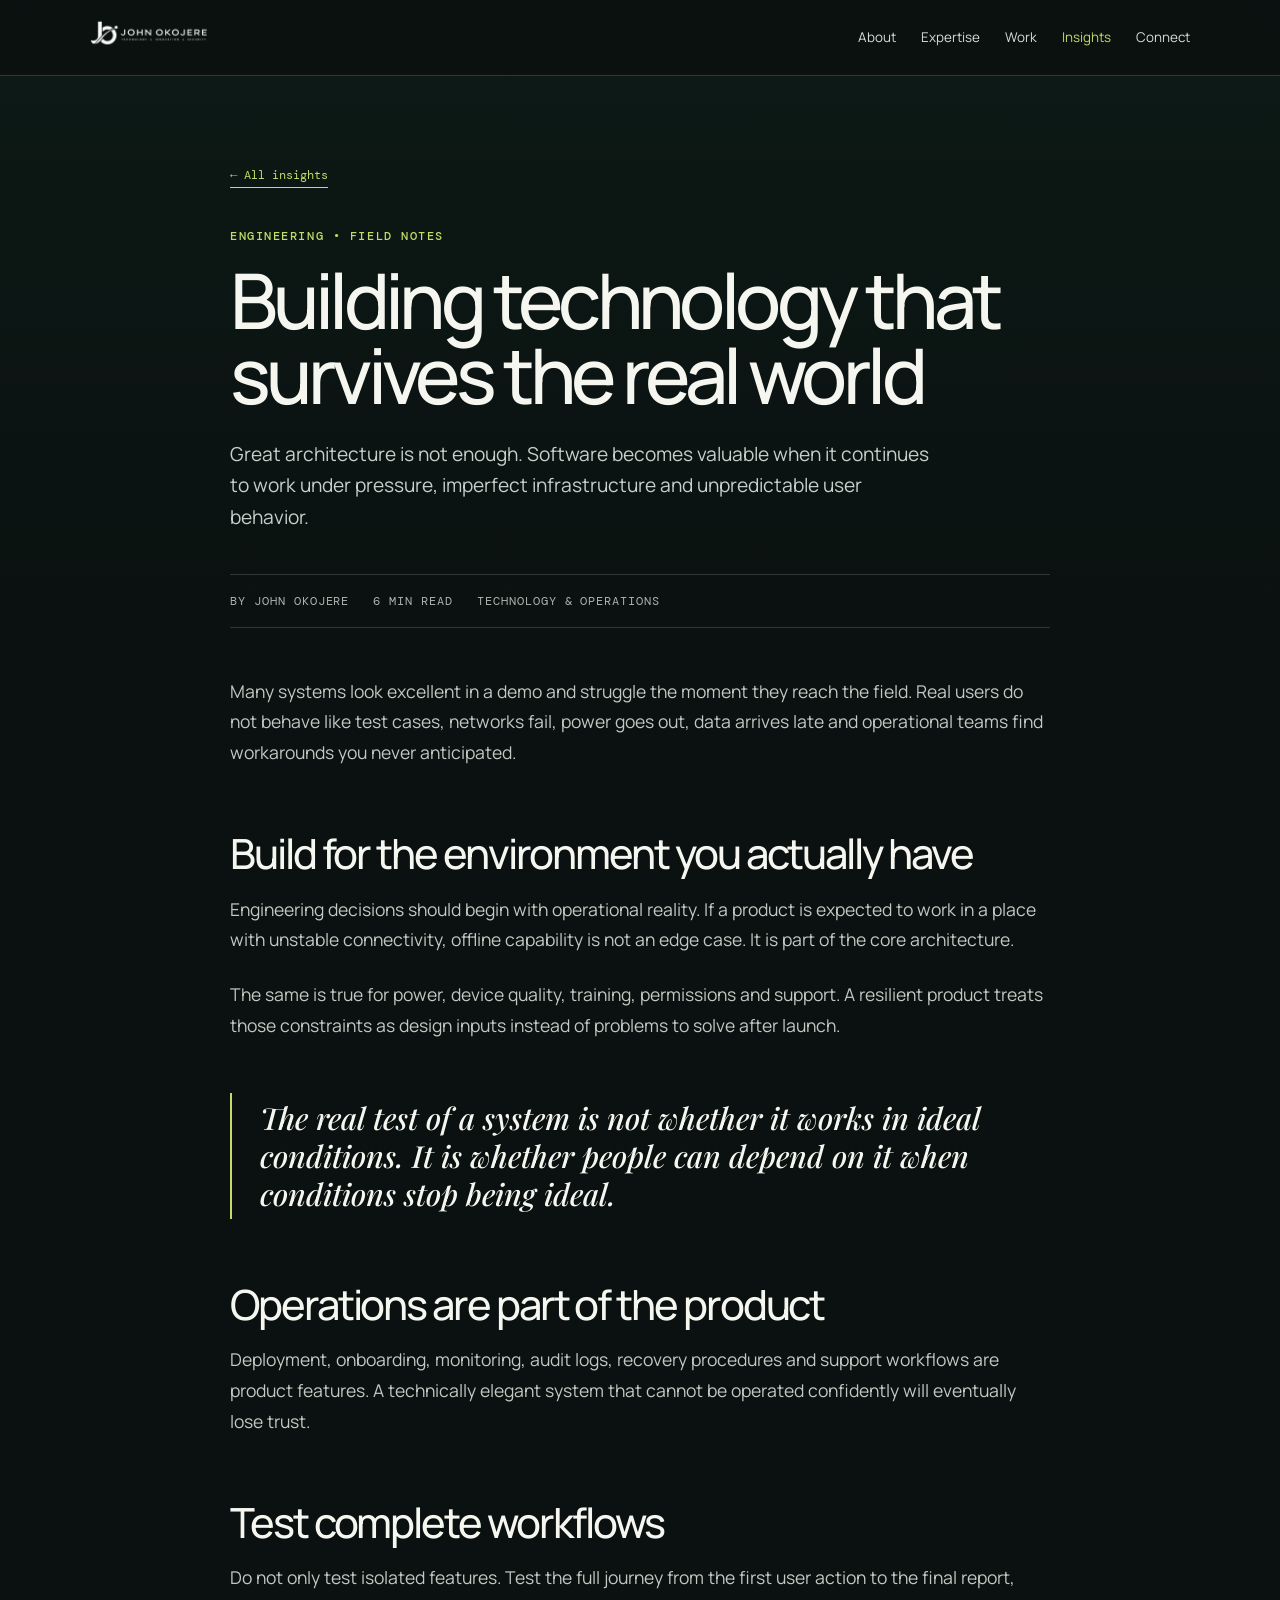
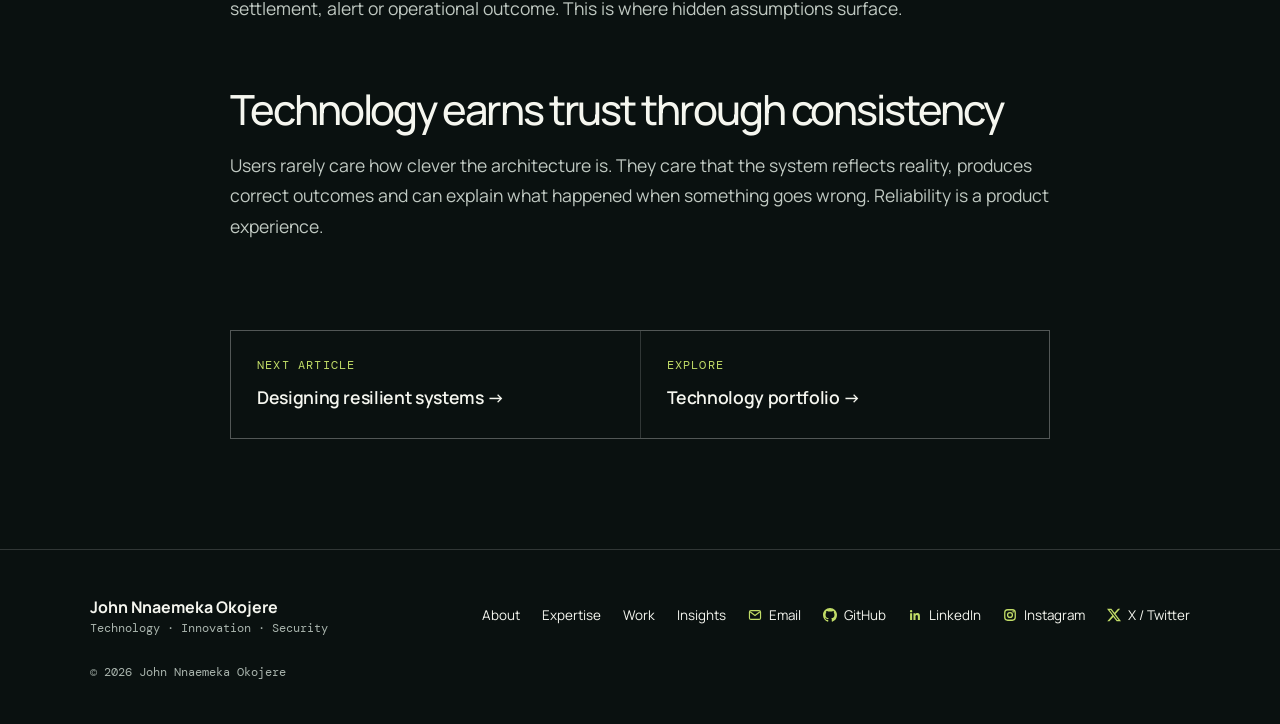
<file: articles/building-technology-that-survives-the-real-world.html>
<!doctype html><html lang="en"><head><meta charset="utf-8"><meta name="viewport" content="width=device-width,initial-scale=1"><meta name="description" content="Building technology that survives the real world — an article by John Okojere."><title>Building technology that survives the real world — John Okojere</title><link rel="icon" href="../favicon.ico" sizes="48x48"><link rel="icon" type="image/png" href="../favicon.png" sizes="64x64"><link rel="icon" type="image/png" href="../favicon-512.png" sizes="512x512"><link rel="apple-touch-icon" href="../apple-touch-icon.png"><meta name="theme-color" content="#0a1110"><link rel="canonical" href="https://nnaokojere.space/articles/building-technology-that-survives-the-real-world.html"><link rel="preconnect" href="https://fonts.googleapis.com"><link rel="preconnect" href="https://fonts.gstatic.com" crossorigin><link href="https://fonts.googleapis.com/css2?family=DM+Mono&family=Manrope:wght@400;500;600;700&family=Playfair+Display:ital,wght@0,500;1,500&display=swap" rel="stylesheet"><link rel="stylesheet" href="../styles.css"><link rel="stylesheet" href="../article.css"></head><body class="article-page"><header class="nav"><a class="brand" href="../index.html">JOHN <i>OKOJERE</i></a><button id="menuBtn" aria-expanded="false" aria-controls="menu">Menu +</button><nav id="menu"><a href="../about.html">About</a><a href="../expertise.html">Expertise</a><a href="../work.html">Work</a><a href="../insights.html" aria-current="page">Insights</a><a class="connect" href="../index.html#contact">Connect</a></nav></header><main class="article-shell"><a class="article-back" href="../insights.html">← All insights</a><p class="article-kicker">Engineering • Field Notes</p><h1 class="article-title">Building technology that survives the real world</h1><p class="article-deck">Great architecture is not enough. Software becomes valuable when it continues to work under pressure, imperfect infrastructure and unpredictable user behavior.</p><div class="article-info"><span>By John Okojere</span><span>6 min read</span><span>Technology & Operations</span></div><article class="article-body"><p>Many systems look excellent in a demo and struggle the moment they reach the field. Real users do not behave like test cases, networks fail, power goes out, data arrives late and operational teams find workarounds you never anticipated.</p><h2>Build for the environment you actually have</h2><p>Engineering decisions should begin with operational reality. If a product is expected to work in a place with unstable connectivity, offline capability is not an edge case. It is part of the core architecture.</p><p>The same is true for power, device quality, training, permissions and support. A resilient product treats those constraints as design inputs instead of problems to solve after launch.</p><blockquote>The real test of a system is not whether it works in ideal conditions. It is whether people can depend on it when conditions stop being ideal.</blockquote><h2>Operations are part of the product</h2><p>Deployment, onboarding, monitoring, audit logs, recovery procedures and support workflows are product features. A technically elegant system that cannot be operated confidently will eventually lose trust.</p><h2>Test complete workflows</h2><p>Do not only test isolated features. Test the full journey from the first user action to the final report, settlement, alert or operational outcome. This is where hidden assumptions surface.</p><h2>Technology earns trust through consistency</h2><p>Users rarely care how clever the architecture is. They care that the system reflects reality, produces correct outcomes and can explain what happened when something goes wrong. Reliability is a product experience.</p></article><div class="article-nav"><a href="designing-resilient-systems.html"><small>Next article</small><strong>Designing resilient systems →</strong></a><a href="../work.html"><small>Explore</small><strong>Technology portfolio →</strong></a></div></main><footer><div><strong>John Nnaemeka Okojere</strong><span>Technology · Innovation · Security</span></div><nav aria-label="Footer"><a href="../about.html">About</a><a href="../expertise.html">Expertise</a><a href="../work.html">Work</a><a href="../insights.html">Insights</a><a href="mailto:nnaokojere@gmail.com"><svg viewBox="0 0 24 24" aria-hidden="true" focusable="false"><g fill="none" stroke="currentColor" stroke-width="2"><rect x="2.5" y="4.5" width="19" height="15" rx="2.5"/><path d="m3.5 6.5 8.5 6.5 8.5-6.5"/></g></svg>Email</a><a href="https://github.com/john-okojere" target="_blank" rel="noopener noreferrer"><svg viewBox="0 0 24 24" aria-hidden="true" focusable="false"><path fill="currentColor" transform="scale(1.5)" d="M8 0C3.58 0 0 3.58 0 8c0 3.54 2.29 6.53 5.47 7.59.4.07.55-.17.55-.38 0-.19-.01-.82-.01-1.49-2.01.37-2.53-.49-2.69-.94-.09-.23-.48-.94-.82-1.13-.28-.15-.68-.52-.01-.53.63-.01 1.08.58 1.23.82.72 1.21 1.87.87 2.33.66.07-.52.28-.87.51-1.07-1.78-.2-3.64-.89-3.64-3.95 0-.87.31-1.59.82-2.15-.08-.2-.36-1.02.08-2.12 0 0 .67-.21 2.2.82.64-.18 1.32-.27 2-.27.68 0 1.36.09 2 .27 1.53-1.04 2.2-.82 2.2-.82.44 1.1.16 1.92.08 2.12.51.56.82 1.27.82 2.15 0 3.07-1.87 3.75-3.65 3.95.29.25.54.73.54 1.48 0 1.07-.01 1.93-.01 2.2 0 .21.15.46.55.38A8.013 8.013 0 0 0 16 8c0-4.42-3.58-8-8-8z"/></svg>GitHub</a><a href="https://www.linkedin.com/in/okojere/" target="_blank" rel="noopener noreferrer"><svg viewBox="0 0 24 24" aria-hidden="true" focusable="false"><path fill="currentColor" d="M20.447 20.452h-3.554v-5.569c0-1.328-.027-3.037-1.852-3.037-1.853 0-2.136 1.445-2.136 2.939v5.667H9.351V9h3.414v1.561h.046c.477-.9 1.637-1.85 3.37-1.85 3.601 0 4.267 2.37 4.267 5.455v6.286zM5.337 7.433a2.062 2.062 0 1 1 0-4.125 2.062 2.062 0 0 1 0 4.125zm1.782 13.019H3.555V9h3.564v11.452z"/></svg>LinkedIn</a><a href="https://www.instagram.com/john_okojere" target="_blank" rel="noopener noreferrer"><svg viewBox="0 0 24 24" aria-hidden="true" focusable="false"><g fill="none" stroke="currentColor" stroke-width="2.2"><rect x="3" y="3" width="18" height="18" rx="5"/><circle cx="12" cy="12" r="4.2"/></g><circle cx="17.4" cy="6.6" r="1.4" fill="currentColor"/></svg>Instagram</a><a href="https://x.com/JohnOkojere" target="_blank" rel="noopener noreferrer"><svg viewBox="0 0 24 24" aria-hidden="true" focusable="false"><path fill="currentColor" d="M18.901 1.153h3.68l-8.04 9.19L24 22.846h-7.406l-5.8-7.584-6.638 7.584H.474l8.6-9.83L0 1.154h7.594l5.243 6.932ZM17.61 20.644h2.039L6.486 3.24H4.298Z"/></svg>X / Twitter</a></nav><small>© <span id="year"></span> John Nnaemeka Okojere</small></footer><script src="../script.js"></script></body></html>
</file>
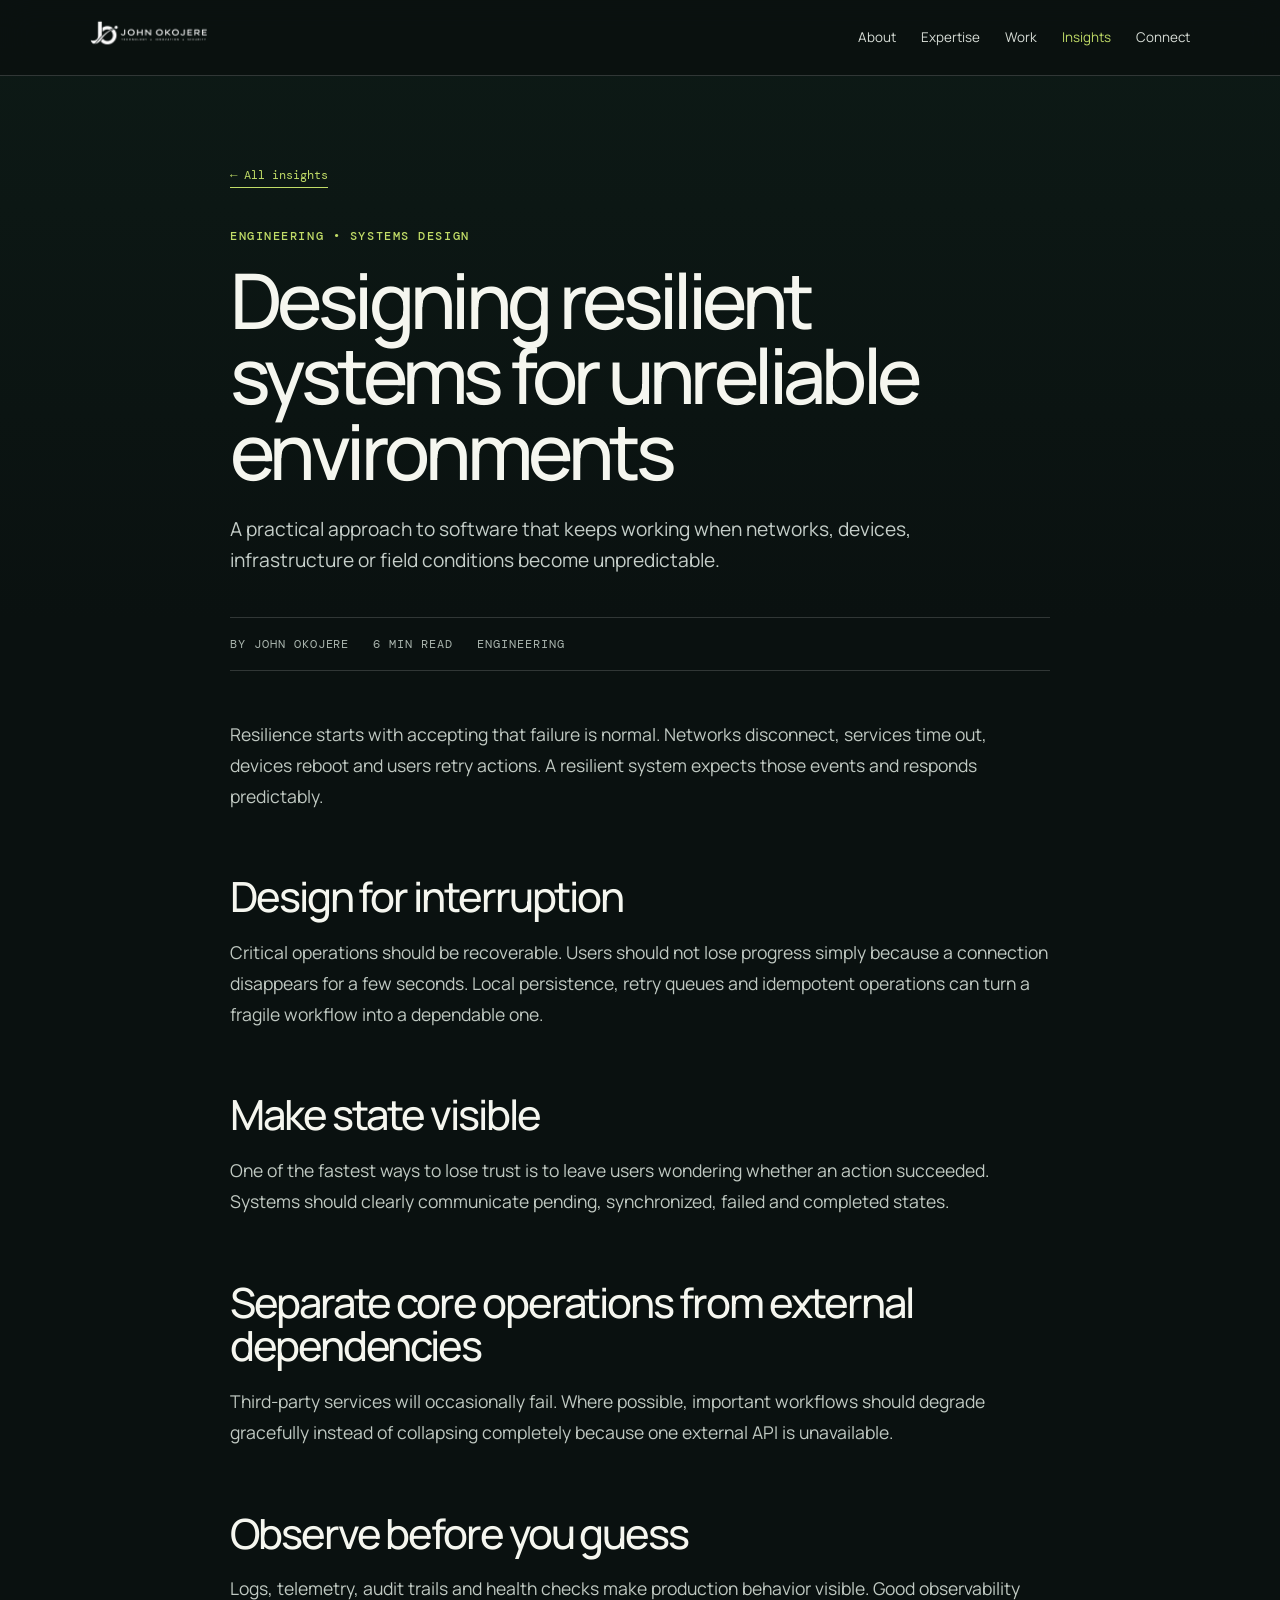
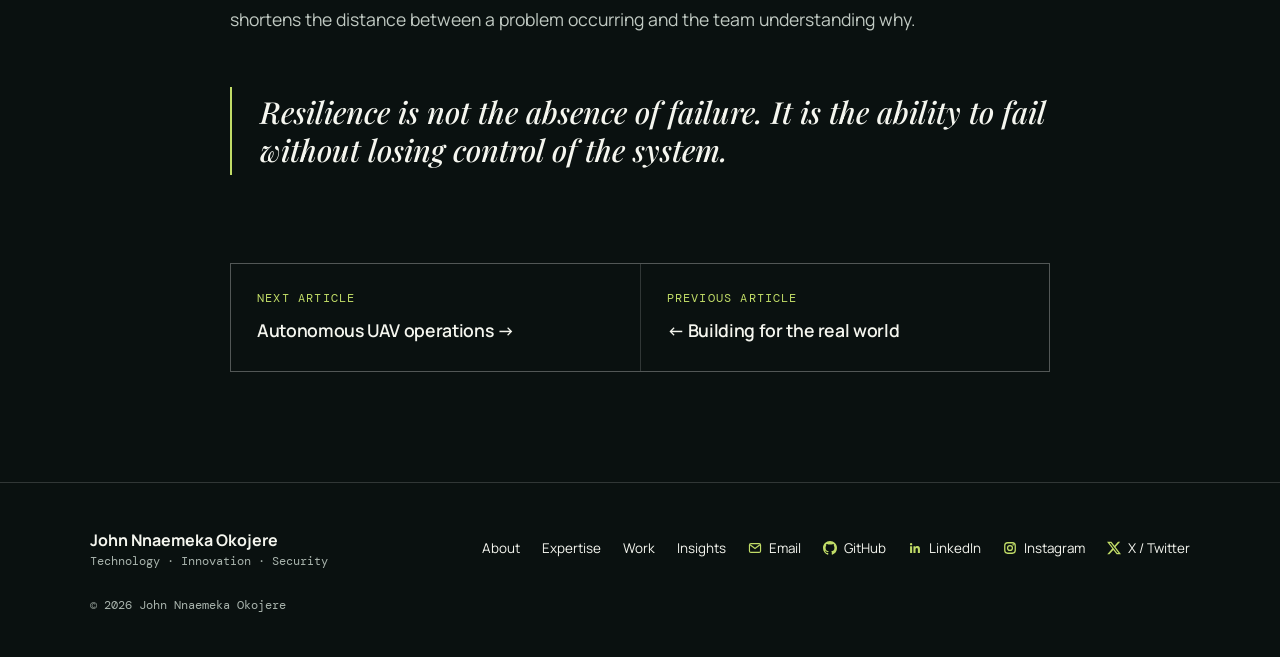
<file: articles/designing-resilient-systems.html>
<!doctype html><html lang="en"><head><meta charset="utf-8"><meta name="viewport" content="width=device-width,initial-scale=1"><meta name="description" content="Designing resilient systems for unreliable environments — John Okojere."><title>Designing resilient systems — John Okojere</title><link rel="icon" href="../favicon.ico" sizes="48x48"><link rel="icon" type="image/png" href="../favicon.png" sizes="64x64"><link rel="icon" type="image/png" href="../favicon-512.png" sizes="512x512"><link rel="apple-touch-icon" href="../apple-touch-icon.png"><meta name="theme-color" content="#0a1110"><link rel="canonical" href="https://nnaokojere.space/articles/designing-resilient-systems.html"><link rel="preconnect" href="https://fonts.googleapis.com"><link rel="preconnect" href="https://fonts.gstatic.com" crossorigin><link href="https://fonts.googleapis.com/css2?family=DM+Mono&family=Manrope:wght@400;500;600;700&family=Playfair+Display:ital,wght@0,500;1,500&display=swap" rel="stylesheet"><link rel="stylesheet" href="../styles.css"><link rel="stylesheet" href="../article.css"></head><body class="article-page"><header class="nav"><a class="brand" href="../index.html">JOHN <i>OKOJERE</i></a><button id="menuBtn" aria-expanded="false" aria-controls="menu">Menu +</button><nav id="menu"><a href="../about.html">About</a><a href="../expertise.html">Expertise</a><a href="../work.html">Work</a><a href="../insights.html" aria-current="page">Insights</a><a class="connect" href="../index.html#contact">Connect</a></nav></header><main class="article-shell"><a class="article-back" href="../insights.html">← All insights</a><p class="article-kicker">Engineering • Systems Design</p><h1 class="article-title">Designing resilient systems for unreliable environments</h1><p class="article-deck">A practical approach to software that keeps working when networks, devices, infrastructure or field conditions become unpredictable.</p><div class="article-info"><span>By John Okojere</span><span>6 min read</span><span>Engineering</span></div><article class="article-body"><p>Resilience starts with accepting that failure is normal. Networks disconnect, services time out, devices reboot and users retry actions. A resilient system expects those events and responds predictably.</p><h2>Design for interruption</h2><p>Critical operations should be recoverable. Users should not lose progress simply because a connection disappears for a few seconds. Local persistence, retry queues and idempotent operations can turn a fragile workflow into a dependable one.</p><h2>Make state visible</h2><p>One of the fastest ways to lose trust is to leave users wondering whether an action succeeded. Systems should clearly communicate pending, synchronized, failed and completed states.</p><h2>Separate core operations from external dependencies</h2><p>Third-party services will occasionally fail. Where possible, important workflows should degrade gracefully instead of collapsing completely because one external API is unavailable.</p><h2>Observe before you guess</h2><p>Logs, telemetry, audit trails and health checks make production behavior visible. Good observability shortens the distance between a problem occurring and the team understanding why.</p><blockquote>Resilience is not the absence of failure. It is the ability to fail without losing control of the system.</blockquote></article><div class="article-nav"><a href="autonomous-uav-operations.html"><small>Next article</small><strong>Autonomous UAV operations →</strong></a><a href="building-technology-that-survives-the-real-world.html"><small>Previous article</small><strong>← Building for the real world</strong></a></div></main><footer><div><strong>John Nnaemeka Okojere</strong><span>Technology · Innovation · Security</span></div><nav aria-label="Footer"><a href="../about.html">About</a><a href="../expertise.html">Expertise</a><a href="../work.html">Work</a><a href="../insights.html">Insights</a><a href="mailto:nnaokojere@gmail.com"><svg viewBox="0 0 24 24" aria-hidden="true" focusable="false"><g fill="none" stroke="currentColor" stroke-width="2"><rect x="2.5" y="4.5" width="19" height="15" rx="2.5"/><path d="m3.5 6.5 8.5 6.5 8.5-6.5"/></g></svg>Email</a><a href="https://github.com/john-okojere" target="_blank" rel="noopener noreferrer"><svg viewBox="0 0 24 24" aria-hidden="true" focusable="false"><path fill="currentColor" transform="scale(1.5)" d="M8 0C3.58 0 0 3.58 0 8c0 3.54 2.29 6.53 5.47 7.59.4.07.55-.17.55-.38 0-.19-.01-.82-.01-1.49-2.01.37-2.53-.49-2.69-.94-.09-.23-.48-.94-.82-1.13-.28-.15-.68-.52-.01-.53.63-.01 1.08.58 1.23.82.72 1.21 1.87.87 2.33.66.07-.52.28-.87.51-1.07-1.78-.2-3.64-.89-3.64-3.95 0-.87.31-1.59.82-2.15-.08-.2-.36-1.02.08-2.12 0 0 .67-.21 2.2.82.64-.18 1.32-.27 2-.27.68 0 1.36.09 2 .27 1.53-1.04 2.2-.82 2.2-.82.44 1.1.16 1.92.08 2.12.51.56.82 1.27.82 2.15 0 3.07-1.87 3.75-3.65 3.95.29.25.54.73.54 1.48 0 1.07-.01 1.93-.01 2.2 0 .21.15.46.55.38A8.013 8.013 0 0 0 16 8c0-4.42-3.58-8-8-8z"/></svg>GitHub</a><a href="https://www.linkedin.com/in/okojere/" target="_blank" rel="noopener noreferrer"><svg viewBox="0 0 24 24" aria-hidden="true" focusable="false"><path fill="currentColor" d="M20.447 20.452h-3.554v-5.569c0-1.328-.027-3.037-1.852-3.037-1.853 0-2.136 1.445-2.136 2.939v5.667H9.351V9h3.414v1.561h.046c.477-.9 1.637-1.85 3.37-1.85 3.601 0 4.267 2.37 4.267 5.455v6.286zM5.337 7.433a2.062 2.062 0 1 1 0-4.125 2.062 2.062 0 0 1 0 4.125zm1.782 13.019H3.555V9h3.564v11.452z"/></svg>LinkedIn</a><a href="https://www.instagram.com/john_okojere" target="_blank" rel="noopener noreferrer"><svg viewBox="0 0 24 24" aria-hidden="true" focusable="false"><g fill="none" stroke="currentColor" stroke-width="2.2"><rect x="3" y="3" width="18" height="18" rx="5"/><circle cx="12" cy="12" r="4.2"/></g><circle cx="17.4" cy="6.6" r="1.4" fill="currentColor"/></svg>Instagram</a><a href="https://x.com/JohnOkojere" target="_blank" rel="noopener noreferrer"><svg viewBox="0 0 24 24" aria-hidden="true" focusable="false"><path fill="currentColor" d="M18.901 1.153h3.68l-8.04 9.19L24 22.846h-7.406l-5.8-7.584-6.638 7.584H.474l8.6-9.83L0 1.154h7.594l5.243 6.932ZM17.61 20.644h2.039L6.486 3.24H4.298Z"/></svg>X / Twitter</a></nav><small>© <span id="year"></span> John Nnaemeka Okojere</small></footer><script src="../script.js"></script></body></html>
</file>
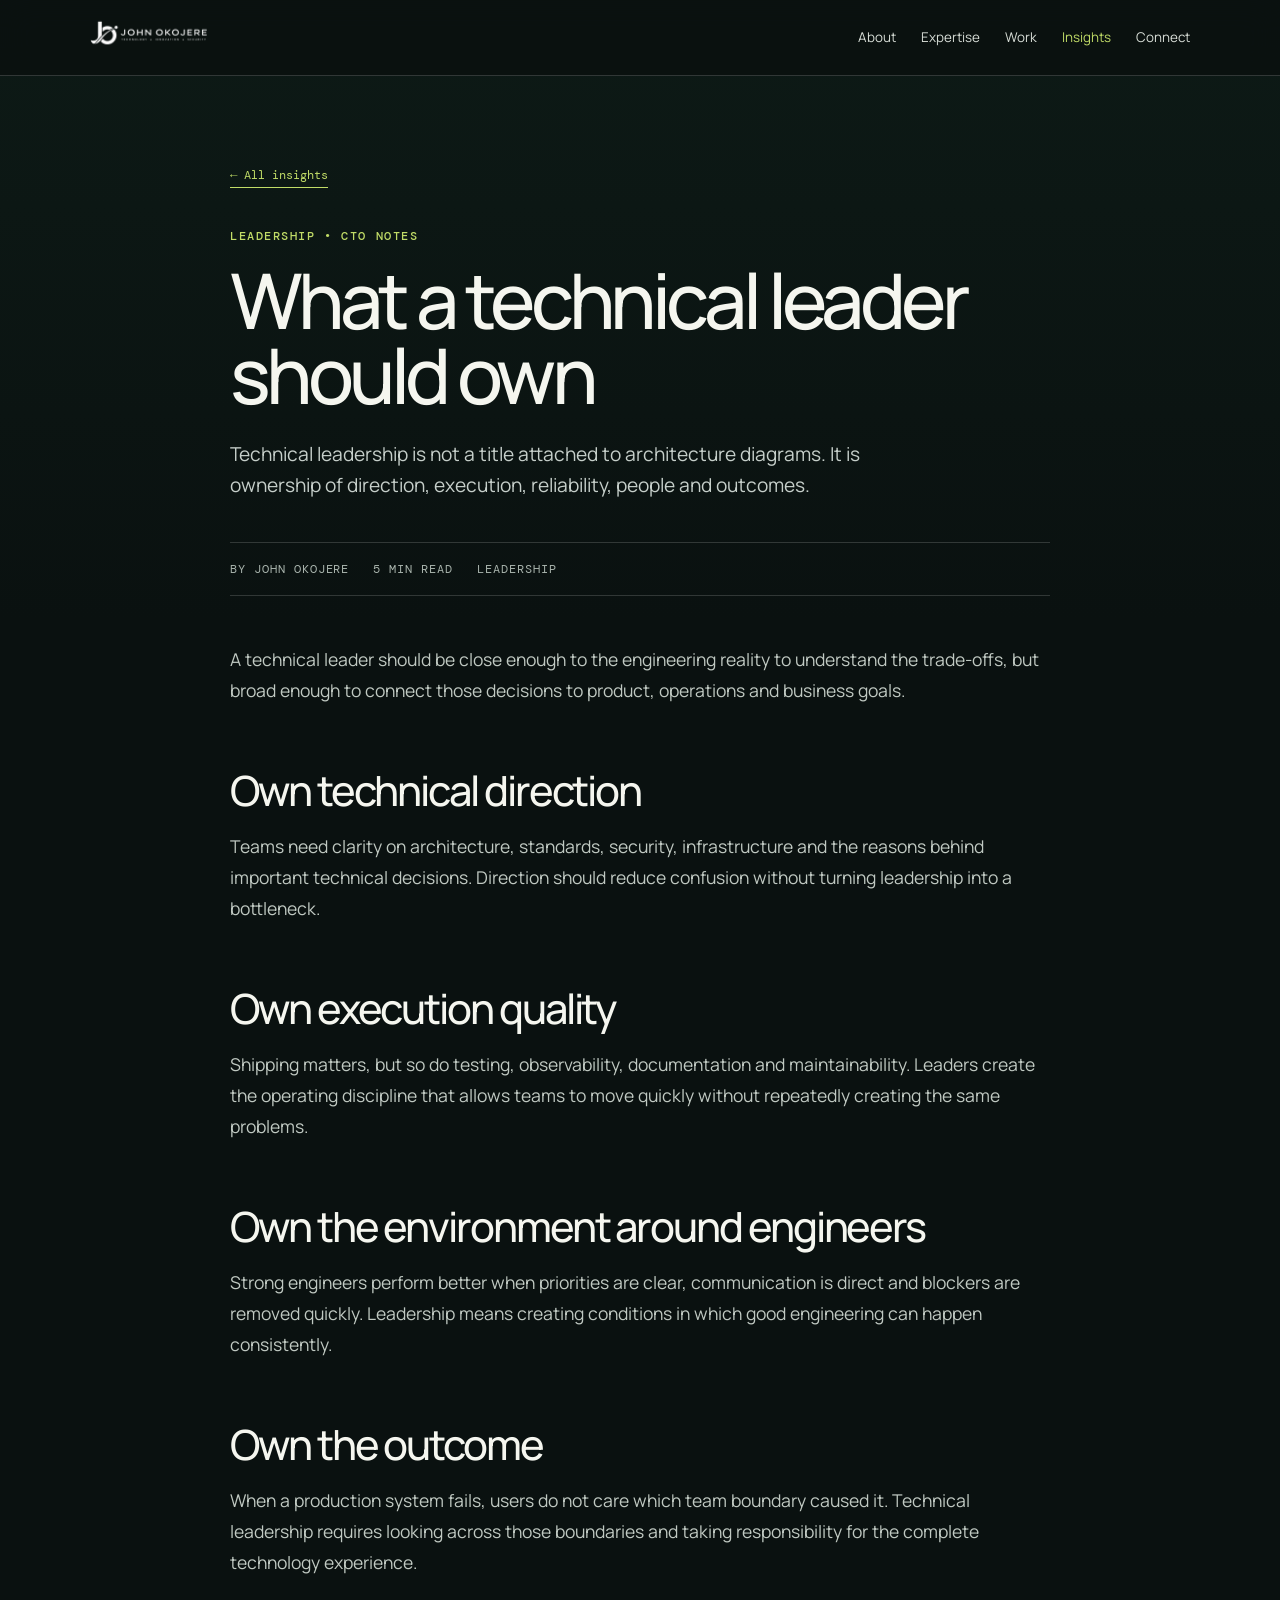
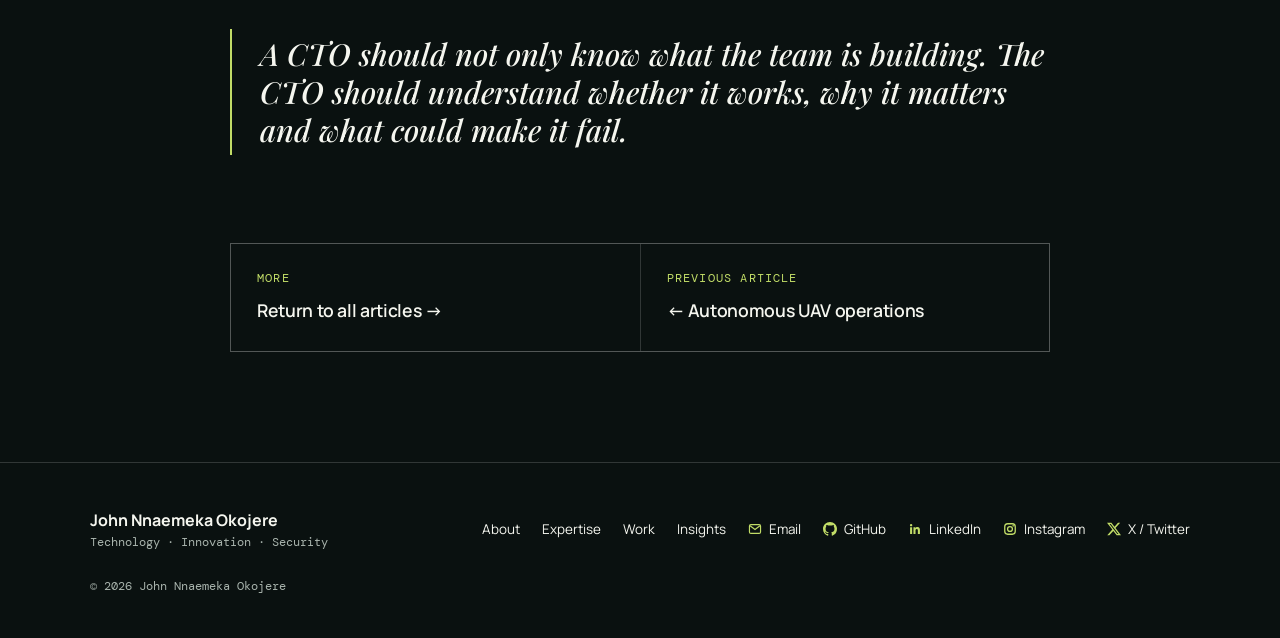
<file: articles/technical-leader-ownership.html>
<!doctype html><html lang="en"><head><meta charset="utf-8"><meta name="viewport" content="width=device-width,initial-scale=1"><meta name="description" content="What a technical leader should own — John Okojere."><title>What a technical leader should own — John Okojere</title><link rel="icon" href="../favicon.ico" sizes="48x48"><link rel="icon" type="image/png" href="../favicon.png" sizes="64x64"><link rel="icon" type="image/png" href="../favicon-512.png" sizes="512x512"><link rel="apple-touch-icon" href="../apple-touch-icon.png"><meta name="theme-color" content="#0a1110"><link rel="canonical" href="https://nnaokojere.space/articles/technical-leader-ownership.html"><link rel="preconnect" href="https://fonts.googleapis.com"><link rel="preconnect" href="https://fonts.gstatic.com" crossorigin><link href="https://fonts.googleapis.com/css2?family=DM+Mono&family=Manrope:wght@400;500;600;700&family=Playfair+Display:ital,wght@0,500;1,500&display=swap" rel="stylesheet"><link rel="stylesheet" href="../styles.css"><link rel="stylesheet" href="../article.css"></head><body class="article-page"><header class="nav"><a class="brand" href="../index.html">JOHN <i>OKOJERE</i></a><button id="menuBtn" aria-expanded="false" aria-controls="menu">Menu +</button><nav id="menu"><a href="../about.html">About</a><a href="../expertise.html">Expertise</a><a href="../work.html">Work</a><a href="../insights.html" aria-current="page">Insights</a><a class="connect" href="../index.html#contact">Connect</a></nav></header><main class="article-shell"><a class="article-back" href="../insights.html">← All insights</a><p class="article-kicker">Leadership • CTO Notes</p><h1 class="article-title">What a technical leader should own</h1><p class="article-deck">Technical leadership is not a title attached to architecture diagrams. It is ownership of direction, execution, reliability, people and outcomes.</p><div class="article-info"><span>By John Okojere</span><span>5 min read</span><span>Leadership</span></div><article class="article-body"><p>A technical leader should be close enough to the engineering reality to understand the trade-offs, but broad enough to connect those decisions to product, operations and business goals.</p><h2>Own technical direction</h2><p>Teams need clarity on architecture, standards, security, infrastructure and the reasons behind important technical decisions. Direction should reduce confusion without turning leadership into a bottleneck.</p><h2>Own execution quality</h2><p>Shipping matters, but so do testing, observability, documentation and maintainability. Leaders create the operating discipline that allows teams to move quickly without repeatedly creating the same problems.</p><h2>Own the environment around engineers</h2><p>Strong engineers perform better when priorities are clear, communication is direct and blockers are removed quickly. Leadership means creating conditions in which good engineering can happen consistently.</p><h2>Own the outcome</h2><p>When a production system fails, users do not care which team boundary caused it. Technical leadership requires looking across those boundaries and taking responsibility for the complete technology experience.</p><blockquote>A CTO should not only know what the team is building. The CTO should understand whether it works, why it matters and what could make it fail.</blockquote></article><div class="article-nav"><a href="../insights.html"><small>More</small><strong>Return to all articles →</strong></a><a href="autonomous-uav-operations.html"><small>Previous article</small><strong>← Autonomous UAV operations</strong></a></div></main><footer><div><strong>John Nnaemeka Okojere</strong><span>Technology · Innovation · Security</span></div><nav aria-label="Footer"><a href="../about.html">About</a><a href="../expertise.html">Expertise</a><a href="../work.html">Work</a><a href="../insights.html">Insights</a><a href="mailto:nnaokojere@gmail.com"><svg viewBox="0 0 24 24" aria-hidden="true" focusable="false"><g fill="none" stroke="currentColor" stroke-width="2"><rect x="2.5" y="4.5" width="19" height="15" rx="2.5"/><path d="m3.5 6.5 8.5 6.5 8.5-6.5"/></g></svg>Email</a><a href="https://github.com/john-okojere" target="_blank" rel="noopener noreferrer"><svg viewBox="0 0 24 24" aria-hidden="true" focusable="false"><path fill="currentColor" transform="scale(1.5)" d="M8 0C3.58 0 0 3.58 0 8c0 3.54 2.29 6.53 5.47 7.59.4.07.55-.17.55-.38 0-.19-.01-.82-.01-1.49-2.01.37-2.53-.49-2.69-.94-.09-.23-.48-.94-.82-1.13-.28-.15-.68-.52-.01-.53.63-.01 1.08.58 1.23.82.72 1.21 1.87.87 2.33.66.07-.52.28-.87.51-1.07-1.78-.2-3.64-.89-3.64-3.95 0-.87.31-1.59.82-2.15-.08-.2-.36-1.02.08-2.12 0 0 .67-.21 2.2.82.64-.18 1.32-.27 2-.27.68 0 1.36.09 2 .27 1.53-1.04 2.2-.82 2.2-.82.44 1.1.16 1.92.08 2.12.51.56.82 1.27.82 2.15 0 3.07-1.87 3.75-3.65 3.95.29.25.54.73.54 1.48 0 1.07-.01 1.93-.01 2.2 0 .21.15.46.55.38A8.013 8.013 0 0 0 16 8c0-4.42-3.58-8-8-8z"/></svg>GitHub</a><a href="https://www.linkedin.com/in/okojere/" target="_blank" rel="noopener noreferrer"><svg viewBox="0 0 24 24" aria-hidden="true" focusable="false"><path fill="currentColor" d="M20.447 20.452h-3.554v-5.569c0-1.328-.027-3.037-1.852-3.037-1.853 0-2.136 1.445-2.136 2.939v5.667H9.351V9h3.414v1.561h.046c.477-.9 1.637-1.85 3.37-1.85 3.601 0 4.267 2.37 4.267 5.455v6.286zM5.337 7.433a2.062 2.062 0 1 1 0-4.125 2.062 2.062 0 0 1 0 4.125zm1.782 13.019H3.555V9h3.564v11.452z"/></svg>LinkedIn</a><a href="https://www.instagram.com/john_okojere" target="_blank" rel="noopener noreferrer"><svg viewBox="0 0 24 24" aria-hidden="true" focusable="false"><g fill="none" stroke="currentColor" stroke-width="2.2"><rect x="3" y="3" width="18" height="18" rx="5"/><circle cx="12" cy="12" r="4.2"/></g><circle cx="17.4" cy="6.6" r="1.4" fill="currentColor"/></svg>Instagram</a><a href="https://x.com/JohnOkojere" target="_blank" rel="noopener noreferrer"><svg viewBox="0 0 24 24" aria-hidden="true" focusable="false"><path fill="currentColor" d="M18.901 1.153h3.68l-8.04 9.19L24 22.846h-7.406l-5.8-7.584-6.638 7.584H.474l8.6-9.83L0 1.154h7.594l5.243 6.932ZM17.61 20.644h2.039L6.486 3.24H4.298Z"/></svg>X / Twitter</a></nav><small>© <span id="year"></span> John Nnaemeka Okojere</small></footer><script src="../script.js"></script></body></html>
</file>
<file: styles.css>
:root{--bg:#0a1110;--surface:#14211c;--paper:#e8ebe2;--ink:#102019;--text:#f5f6ef;--muted:#a9b4ad;--accent:#c1dc67;--line:rgba(255,255,255,.16);--sans:Manrope,Arial,sans-serif;--serif:'Playfair Display',Georgia,serif;--mono:'DM Mono',monospace}
*{box-sizing:border-box}
html{scroll-behavior:smooth}
body{margin:0;background:var(--bg);color:var(--text);font:16px/1.65 var(--sans)}
img{max-width:100%;display:block}
a{color:inherit;text-decoration:none}
a:focus-visible,button:focus-visible{outline:2px solid var(--accent);outline-offset:4px}
.nav{height:76px;position:fixed;z-index:20;inset:0 0 auto;display:flex;align-items:center;justify-content:space-between;padding:0 7vw;background:#0a1110e8;backdrop-filter:blur(16px);border-bottom:1px solid var(--line)}
.brand{font:600 .8rem var(--mono);letter-spacing:.12em}
.brand i{font-style:normal;color:var(--accent)}
.brand-logo{width:auto;height:52px}
#menu{display:flex;gap:25px;align-items:center;color:#d7ddd6;font-size:.84rem}
#menu a:hover,#menu a[aria-current=page]{color:var(--accent)}
#menuBtn{display:none}
.hero{min-height:100vh;display:grid;grid-template-columns:1.04fr .96fr;padding:76px 7vw 0;background:linear-gradient(125deg,#0d1a16,#16241d)}
.hero-copy{align-self:center;max-width:680px;padding:54px 7vw 54px 0}
.kicker,.number,.work-grid p{font:500 .75rem var(--mono);letter-spacing:.13em;text-transform:uppercase;color:var(--accent)}
h1,h2,h3,p{margin-top:0}
h1{font:500 clamp(4rem,8vw,8.4rem)/.84 var(--sans);letter-spacing:-.08em;margin:20px 0 26px}
h2{font:500 clamp(2.8rem,5vw,5.8rem)/.98 var(--sans);letter-spacing:-.07em}
h1 em,h2 em{font-family:var(--serif);font-weight:500}
.role{font:.76rem var(--mono);letter-spacing:.04em}
.hero-copy>p:not(.kicker):not(.role){max-width:540px;font-size:1.08rem;color:#c6cfca}
.actions{display:flex;gap:12px;margin-top:30px}
.button{display:inline-flex;align-items:center;min-height:48px;padding:0 18px;border:1px solid var(--line);border-radius:99px;font-size:.84rem;font-weight:600;transition:transform .2s}
.button:hover{transform:translateY(-3px)}
.solid{background:var(--accent);color:#122019;border-color:var(--accent)}
.hero-photo,.photo{position:relative;overflow:hidden}
.hero-photo{min-height:620px}
.hero-photo img,.photo img{width:100%;height:100%;object-fit:cover;filter:saturate(.75) contrast(1.05)}
.hero-photo:after,.photo:after{content:'';position:absolute;inset:0;background:linear-gradient(90deg,rgba(10,17,16,.5),transparent 55%)}
.hero-photo span{position:absolute;z-index:1;left:28px;bottom:30px;padding:8px 12px;background:#0a1110c7;border-left:2px solid var(--accent);font:.75rem var(--mono)}
.hero-photo svg{position:absolute;inset:12%;z-index:1;width:76%;height:76%;fill:none;stroke:var(--accent);opacity:.6}
.hero-photo circle{fill:var(--accent)}
.intro,.focus,.work,.insights{padding:120px 10vw}
.intro{display:grid;grid-template-columns:1fr 2fr;gap:9vw;background:var(--paper);color:var(--ink)}
.intro .number,.map .number{color:#4a6530}
.vision .number{color:#2f4420}
.intro p:not(.number){max-width:730px;font-size:1.15rem}
.link{font:.78rem var(--mono);border-bottom:1px solid;padding-bottom:5px}
.story,.space{display:grid;grid-template-columns:1fr 1fr;background:var(--surface);min-height:620px}
.story figure,.space .photo{margin:0;min-height:620px;position:relative;overflow:hidden}
.story figure:after{content:'';position:absolute;inset:0;background:linear-gradient(90deg,rgba(10,17,16,.18),transparent)}
.story figure img{width:100%;height:100%;object-fit:cover}
.story>div,.space>div:last-child{align-self:center;padding:clamp(50px,9vw,140px)}
.story p:not(.kicker),.space p:not(.kicker){color:#c0c9c2;max-width:560px}
.page-hero{margin-top:76px;min-height:590px}
.page-hero figure{min-height:590px}
.page-hero h1{font-size:clamp(3.2rem,6vw,6.6rem)}
.focus{background:#0a1110}
.focus-grid{display:grid;grid-template-columns:repeat(3,1fr);border-top:1px solid var(--line);margin-top:50px}
.focus-grid article{min-height:245px;padding:24px 27px;border-right:1px solid var(--line);border-bottom:1px solid var(--line);transition:.25s}
.focus-grid article:hover{background:#17261f}
.focus-grid span{font:.75rem var(--mono);color:var(--accent)}
.focus-grid h3{font:500 1.7rem/1.08 var(--sans);letter-spacing:-.05em;margin:55px 0 10px}
.focus-grid p{font-size:.85rem;color:var(--muted)}
.map{padding:120px 10vw;background:var(--paper);color:var(--ink)}
.chain{display:flex;flex-wrap:wrap;gap:12px;margin-top:65px}
.chain span{padding:11px 16px;border:1px solid #a7b3a7;border-radius:99px;font:.78rem var(--mono)}
.security{display:grid;grid-template-columns:1fr 1fr;gap:8vw;padding:120px 10vw;background:#0a1110}
.security-photo{position:relative;min-height:430px;margin:0;overflow:hidden;border:1px solid var(--line)}
.security-photo::after{content:'';position:absolute;inset:0;background:linear-gradient(180deg,transparent 45%,rgba(5,13,10,.85))}
.security-photo img{width:100%;height:100%;object-fit:cover;filter:saturate(.72) contrast(1.08)}
.security-photo figcaption{position:absolute;z-index:1;right:20px;bottom:18px;color:var(--accent);font:500 .75rem var(--mono);letter-spacing:.12em}
.work-grid{display:grid;grid-template-columns:repeat(3,1fr);gap:1px;margin-top:45px;border:1px solid var(--line);background:var(--line)}
.work-grid article{min-height:245px;padding:28px;background:var(--bg)}
.work-grid .wide{grid-column:span 2;background:radial-gradient(circle at 80% 50%,#345a42,transparent 30%),var(--bg)}
.work-grid h3{font:500 2.4rem/1 var(--sans);letter-spacing:-.06em;margin:60px 0 10px}
.work-grid span{font-size:.8rem;color:var(--muted)}
.vision{padding:145px 15vw;background:var(--accent);color:#152018}
.vision blockquote{margin:35px 0;font:500 clamp(2.5rem,5.4vw,6rem)/.98 var(--serif);letter-spacing:-.06em}
.insights{background:#0a1110}
.insights>div{border-top:1px solid var(--line)}
.insights a{display:grid;grid-template-columns:180px 1fr 30px;gap:20px;align-items:center;padding:24px 0;border-bottom:1px solid var(--line);font-size:clamp(1.25rem,2.3vw,2.3rem);line-height:1.1;letter-spacing:-.05em}
.insights small{font:.75rem var(--mono);color:var(--muted)}
.insights b{color:var(--accent)}
.contact{padding:130px 20vw;background:#17261f}
.contact>p:not(.kicker){max-width:600px;color:#c1cbc3}
.contact .button{margin-top:18px}
.social-links{display:flex;flex-wrap:wrap;gap:10px 16px;margin-top:32px}
.social-link{display:inline-flex;align-items:center;gap:8px;padding:7px 10px 7px 7px;border:1px solid rgba(193,220,103,.32);border-radius:99px;color:var(--text);font:600 .75rem var(--mono);letter-spacing:.06em;text-transform:uppercase;transition:border-color .2s,background .2s,color .2s}
.social-link:hover{border-color:var(--accent);background:var(--accent);color:var(--ink)}
.social-icon{display:grid;place-items:center;width:22px;height:22px;border-radius:50%;background:var(--accent);color:var(--ink);font:700 .7rem/1 var(--sans);letter-spacing:-.06em}
footer{display:grid;grid-template-columns:1fr auto;gap:28px;padding:44px 7vw;background:#0a1110;border-top:1px solid var(--line)}
footer strong,footer span{display:block}
footer div span,footer small{font:.75rem var(--mono);color:var(--muted)}
footer nav{display:flex;gap:10px 22px;flex-wrap:wrap;font-size:.84rem}
footer nav a:hover{color:var(--accent)}
@media(max-width:850px){.hero,.intro,.story,.space,.security{grid-template-columns:1fr}
.hero{padding:76px 22px 0}
.hero-copy{padding:68px 0 35px}
.hero-photo{height:58vh;min-height:430px;margin:0 -22px}
.intro,.focus,.work,.insights,.map,.security{padding:82px 22px}
.intro{gap:30px}
.story figure,.space .photo{min-height:410px}
.security-photo{min-height:400px}
.story>div,.space>div:last-child{padding:75px 22px}
.page-hero{margin-top:76px}
.page-hero figure{min-height:420px}
.focus-grid{grid-template-columns:repeat(2,1fr)}
.vision,.contact{padding:90px 22px}
.nav{padding:0 22px}
.brand-logo{height:44px}
#menuBtn{display:block;background:transparent;border:0;color:var(--text);font:.8rem var(--mono);min-height:44px;cursor:pointer}
#menu{display:none;position:absolute;top:76px;left:0;right:0;flex-direction:column;align-items:flex-start;padding:22px;background:#0a1110;border-bottom:1px solid var(--line)}
#menu.open{display:flex}
#menu a{padding:6px 0}
}
@media(max-width:520px){h1{font-size:4rem}
.focus-grid,.work-grid{grid-template-columns:1fr}
.focus-grid article{border-right:0}
.work-grid .wide{grid-column:auto}
.actions{flex-direction:column;align-items:flex-start}
.insights a{grid-template-columns:1fr 26px}
.insights small{grid-column:1/-1}
.insights b{grid-column:2;grid-row:2}
footer{grid-template-columns:1fr}
}
@media(prefers-reduced-motion:reduce){html{scroll-behavior:auto}
.button{transition:none}
}

/* CTO feature: a distinct content system within the story layout. */
.cto{background:linear-gradient(135deg,#172a22 0%,#101c17 58%,#0c1511 100%)}
.cto figure{min-height:720px}
.cto figure::after{background:linear-gradient(90deg,rgba(7,15,11,.06),rgba(7,15,11,.56))}
.cto-copy{position:relative;max-width:720px;padding-right:clamp(40px,8vw,130px)!important}
.cto-copy::before{content:'';position:absolute;left:clamp(50px,9vw,140px);top:0;width:2px;height:34px;background:var(--accent)}
.cto-copy .kicker{margin:52px 0 13px}
.cto-copy .role-label{display:inline-flex;align-items:center;gap:10px;margin:0;padding:7px 10px;border:1px solid rgba(193,220,103,.4);border-radius:99px;color:#dce7d2;font:500 .75rem/1.2 var(--mono);letter-spacing:.09em;text-transform:uppercase}
.cto-copy h2{max-width:690px;margin:28px 0 24px;font-size:clamp(3rem,5.1vw,5.6rem)}
.cto-copy>p:not(.kicker):not(.role-label){max-width:540px;font-size:1.04rem;color:#c8d1c9}
.cto-copy dl{margin:42px 0 0;border-top:1px solid var(--line)}
.cto-copy dl div{display:grid;grid-template-columns:minmax(145px,.85fr) 1.35fr;gap:24px;padding:17px 0;border-bottom:1px solid var(--line)}
.cto-copy dt{color:var(--accent);font:500 .75rem/1.35 var(--mono);letter-spacing:.08em;text-transform:uppercase}
.cto-copy dd{margin:0;color:#d6ddd6;font-size:.9rem;line-height:1.5}
@media(max-width:850px){.cto figure{min-height:480px}.cto-copy{max-width:none;padding-right:22px!important}.cto-copy::before{left:22px}.cto-copy .kicker{margin-top:48px}}
@media(max-width:520px){.cto-copy dl div{grid-template-columns:1fr;gap:5px;padding:16px 0}.cto-copy h2{font-size:clamp(2.7rem,13vw,4rem)}}

/* Work page: case studies */
.stat-strip{display:grid;grid-template-columns:repeat(4,1fr);background:var(--paper);color:var(--ink)}
.stat-strip div{padding:44px 3vw;border-right:1px solid #c9d0c3}
.stat-strip div:last-child{border-right:0}
.stat-strip strong{display:block;font:500 clamp(2.4rem,4vw,3.8rem)/1 var(--sans);letter-spacing:-.06em}
.stat-strip span{display:block;margin-top:10px;font:.75rem/1.4 var(--mono);letter-spacing:.06em;text-transform:uppercase;color:#4a6530}
.cases{padding:40px 10vw 60px;background:var(--bg)}
.case{display:grid;grid-template-columns:minmax(200px,1fr) 3fr;gap:6vw;padding:90px 0;border-bottom:1px solid var(--line);scroll-margin-top:76px}
.case-meta{align-self:start;position:sticky;top:110px}
.case-no{display:block;font:500 3.6rem/1 var(--serif);font-style:italic;color:var(--accent);margin-bottom:22px}
.case-role{margin:6px 0 20px;color:var(--muted);font-size:.92rem}
.tags{display:flex;flex-wrap:wrap;gap:8px;margin:0;padding:0;list-style:none}
.tags li{padding:5px 10px;border:1px solid var(--line);border-radius:99px;font:.75rem var(--mono);color:#d7ddd6}
.case-body h2{font-size:clamp(2.2rem,4vw,4.2rem);margin-bottom:22px}
.case-lede{max-width:680px;font-size:1.12rem;color:#c6cfca}
.case-stats{display:grid;grid-template-columns:repeat(auto-fit,minmax(150px,1fr));gap:1px;margin:40px 0;border:1px solid var(--line);background:var(--line)}
.case-stats div{padding:22px;background:var(--bg)}
.case-stats dt{font:500 clamp(2rem,3vw,2.8rem)/1 var(--sans);letter-spacing:-.05em;color:var(--accent)}
.case-stats dd{margin:10px 0 0;font-size:.85rem;line-height:1.45;color:var(--muted)}
.case-cols{display:grid;grid-template-columns:1fr 1.4fr;gap:44px;margin-top:40px}
.case-cols h3{margin-bottom:12px;font:500 .75rem var(--mono);letter-spacing:.12em;text-transform:uppercase;color:var(--accent)}
.case-cols p,.case-cols li{color:#c0c9c2;font-size:.98rem}
.case-cols ul{margin:0;padding-left:18px}
.case-cols li{margin-bottom:10px}
.case-cols b{color:var(--text);font-weight:600}
.case-links{display:flex;flex-wrap:wrap;gap:12px 26px;margin:34px 0 0}
.case-links a{font:.78rem var(--mono);border-bottom:1px solid var(--accent);padding-bottom:4px}
.case-links a:hover{color:var(--accent)}
.also{padding:80px 10vw;background:var(--surface)}
.also ul{margin:30px 0 0;padding:0;list-style:none;border-top:1px solid var(--line)}
.also li{display:grid;grid-template-columns:minmax(200px,1fr) 3fr;gap:6vw;padding:22px 0;border-bottom:1px solid var(--line)}
.also strong{font-weight:600}
.also span{color:#c0c9c2}
.rnd .work-grid{grid-template-columns:repeat(2,1fr);margin-bottom:40px}
.work-grid a{display:block;min-height:245px;padding:28px;background:var(--bg);transition:background .25s}
.work-grid a:hover{background:#17261f}
.work-grid a.wide{grid-column:span 2;background:radial-gradient(circle at 80% 50%,#345a42,transparent 30%),var(--bg)}
.work-grid a:hover h3{color:var(--accent)}
@media(max-width:850px){.stat-strip{grid-template-columns:repeat(2,1fr)}.stat-strip div{padding:30px 22px;border-bottom:1px solid #c9d0c3}
.cases{padding:20px 22px 40px}.case{grid-template-columns:1fr;gap:28px;padding:64px 0}.case-meta{position:static}
.case-cols{grid-template-columns:1fr;gap:26px}.also{padding:64px 22px}.also li{grid-template-columns:1fr;gap:6px}}
@media(max-width:520px){.rnd .work-grid{grid-template-columns:1fr}.work-grid a.wide{grid-column:auto}}
.work-grid>:nth-child(4):last-child{grid-column:span 2}
@media(max-width:520px){.work-grid>:nth-child(4):last-child{grid-column:auto}}
@media(max-width:520px){.case-stats{grid-template-columns:repeat(2,1fr)}.case-stats div:last-child:nth-child(odd){grid-column:1/-1}}

/* About page: biography, infobox, timeline, credentials, press */
.bio{display:grid;grid-template-columns:1.6fr 1fr;gap:7vw;align-items:start;padding:120px 10vw;background:var(--bg)}
.bio-text h2{margin-bottom:34px}
.bio-text p:not(.number){max-width:680px;font-size:1.08rem;color:#c6cfca}
.bio-text strong{color:var(--text);font-weight:600}
.infobox{position:sticky;top:110px;border:1px solid var(--line);background:var(--surface)}
.infobox-title{margin:0;padding:18px 22px;border-bottom:1px solid var(--line);font:500 1.3rem/1.2 var(--serif);font-style:italic}
.infobox dl{margin:0;padding:6px 22px 14px}
.infobox dl div{display:grid;grid-template-columns:110px 1fr;gap:16px;padding:11px 0;border-bottom:1px solid var(--line)}
.infobox dl div:last-child{border-bottom:0}
.infobox dt{font:500 .75rem/1.5 var(--mono);letter-spacing:.06em;text-transform:uppercase;color:var(--accent)}
.infobox dd{margin:0;font-size:.9rem;line-height:1.5;color:#d6ddd6}
.infobox a{border-bottom:1px solid var(--accent)}
.timeline{padding:120px 10vw;background:var(--paper);color:var(--ink)}
.timeline .number,.credentials .number,.press .number{color:#4a6530}
.timeline ol{margin:50px 0 0;padding:0;list-style:none;border-top:1px solid #c9d0c3}
.timeline li{display:grid;grid-template-columns:180px 1fr;gap:5vw;padding:22px 0;border-bottom:1px solid #c9d0c3}
.timeline time{font:500 .8rem/1.9 var(--mono);letter-spacing:.06em;color:#4a6530}
.timeline strong{display:block;font-size:1.25rem;font-weight:600;letter-spacing:-.02em}
.timeline span{display:block;margin-top:4px;color:#3d4d44;max-width:720px}
.credentials{display:grid;grid-template-columns:1fr 1fr;gap:7vw;padding:0 10vw 120px;background:var(--paper);color:var(--ink)}
.cred-list{margin:24px 0 0;padding:0;list-style:none;border-top:1px solid #c9d0c3}
.cred-list li{padding:16px 0;border-bottom:1px solid #c9d0c3}
.cred-list strong{display:block;font-weight:600}
.cred-list span{display:block;font-size:.92rem;color:#3d4d44}
.press{padding:120px 10vw;background:var(--accent);color:#152018}
.press .number{color:#2f4420}
.press blockquote{max-width:900px;margin:30px 0 10px;font:500 clamp(1.3rem,2.2vw,1.8rem)/1.4 var(--sans);letter-spacing:-.02em}
.press .button{border-color:#152018;cursor:pointer;font-family:var(--sans);color:#152018;background:transparent}
.press .button.solid{background:#152018;color:var(--accent)}
.press-note{margin-top:30px;font:.8rem var(--mono)}
.press-note a{border-bottom:1px solid}
@media(max-width:850px){.bio{grid-template-columns:1fr;gap:50px;padding:82px 22px}.infobox{position:static}
.timeline,.press{padding:82px 22px}.timeline li{grid-template-columns:1fr;gap:4px}
.credentials{grid-template-columns:1fr;gap:50px;padding:0 22px 82px}}
@media(max-width:520px){.infobox dl div{grid-template-columns:1fr;gap:2px}}

/* Award badge, mentor section */
.award{display:inline-flex;align-items:center;gap:10px;margin-top:26px;padding:8px 14px 8px 8px;border:1px solid rgba(193,220,103,.4);border-radius:99px;font:500 .75rem var(--mono);letter-spacing:.06em;text-transform:uppercase;color:#dce7d2;transition:border-color .2s}
.award span{display:grid;place-items:center;width:24px;height:24px;border-radius:50%;background:var(--accent);color:var(--ink);font-size:.8rem}
.award:hover{border-color:var(--accent)}
.hero-photo img{object-position:center 20%}
.mentor figure img{object-position:center 42%}
.mentor strong{color:var(--text);font-weight:600}
.mentor .link{display:inline-block;margin-top:14px;color:var(--accent)}
.cred-award strong{color:#2f4420}
.cred-award strong::before{content:'★ '}
.nowrap{white-space:nowrap}
.hero-photo svg{inset:auto 12% 3%;height:46%}
.inline-link{color:var(--accent);border-bottom:1px solid}
.hero-photo img{object-position:center top}
.security-photo img{object-position:center 30%}

/* Brand icons */
.social-icon svg{width:12px;height:12px}
.social-link:hover .social-icon{background:var(--ink);color:var(--accent)}
footer nav a{display:inline-flex;align-items:center;gap:7px}
footer nav a svg{width:14px;height:14px;flex:none;color:var(--accent)}
footer small span{display:inline}
</file>
<file: article.css>
body.article-page{background:linear-gradient(180deg,#0d1a16 0,var(--bg) 620px)}
.article-shell{width:min(calc(100% - 44px),820px);margin:0 auto;padding:160px 0 110px}
.article-back{display:inline-block;margin-bottom:40px;color:var(--accent);font:.78rem var(--mono);border-bottom:1px solid;padding-bottom:4px}
.article-kicker{font:500 .75rem var(--mono);letter-spacing:.13em;text-transform:uppercase;color:var(--accent)}
.article-title{font:500 clamp(2.8rem,6vw,5.4rem)/.98 var(--sans);letter-spacing:-.06em;margin:18px 0 26px}
.article-deck{max-width:700px;font-size:1.2rem;color:#c6cfca}
.article-info{display:flex;gap:10px 24px;flex-wrap:wrap;margin:40px 0 48px;padding:18px 0;border-top:1px solid var(--line);border-bottom:1px solid var(--line);color:var(--muted);font:.75rem var(--mono);letter-spacing:.08em;text-transform:uppercase}
.article-body{font-size:1.1rem;line-height:1.75}
.article-body h2{font:500 clamp(1.8rem,3.4vw,2.6rem)/1.05 var(--sans);letter-spacing:-.05em;margin:64px 0 18px}
.article-body h3{margin-top:42px}
.article-body p,.article-body li{color:#c0c9c2}
.article-body p{margin:0 0 24px}
.article-body ul{padding-left:22px}
.article-body blockquote{margin:52px 0;padding:6px 0 6px 28px;border-left:2px solid var(--accent);font:italic 500 clamp(1.4rem,2.6vw,1.9rem)/1.25 var(--serif);color:var(--text)}
.article-nav{display:grid;grid-template-columns:1fr 1fr;gap:1px;margin-top:88px;border:1px solid var(--line);background:var(--line)}
.article-nav a{padding:26px;background:var(--bg);transition:background .25s}
.article-nav a:hover{background:#17261f}
.article-nav small{display:block;margin-bottom:10px;color:var(--accent);font:.75rem var(--mono);letter-spacing:.1em;text-transform:uppercase}
.article-nav strong{font-weight:600;font-size:1.1rem;letter-spacing:-.02em}
@media(max-width:700px){.article-shell{padding-top:124px}.article-nav{grid-template-columns:1fr}}
</file>
